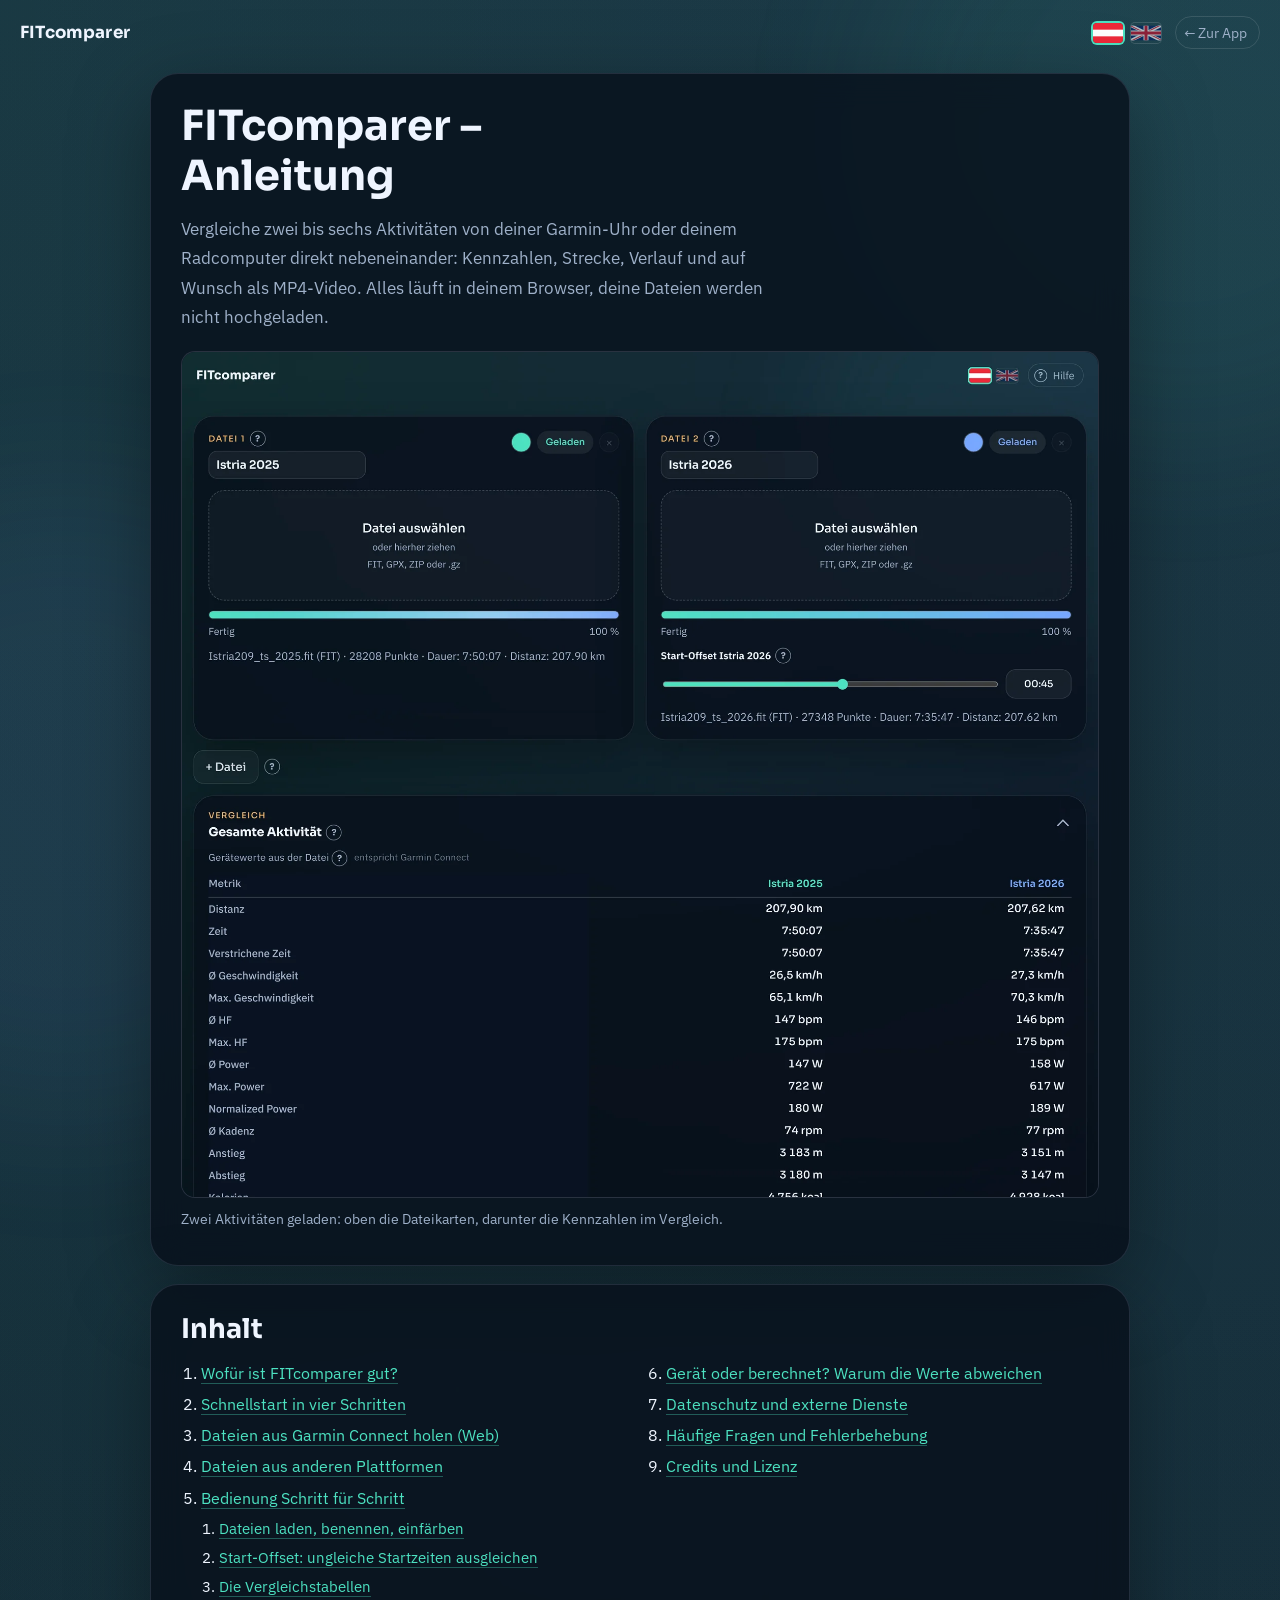
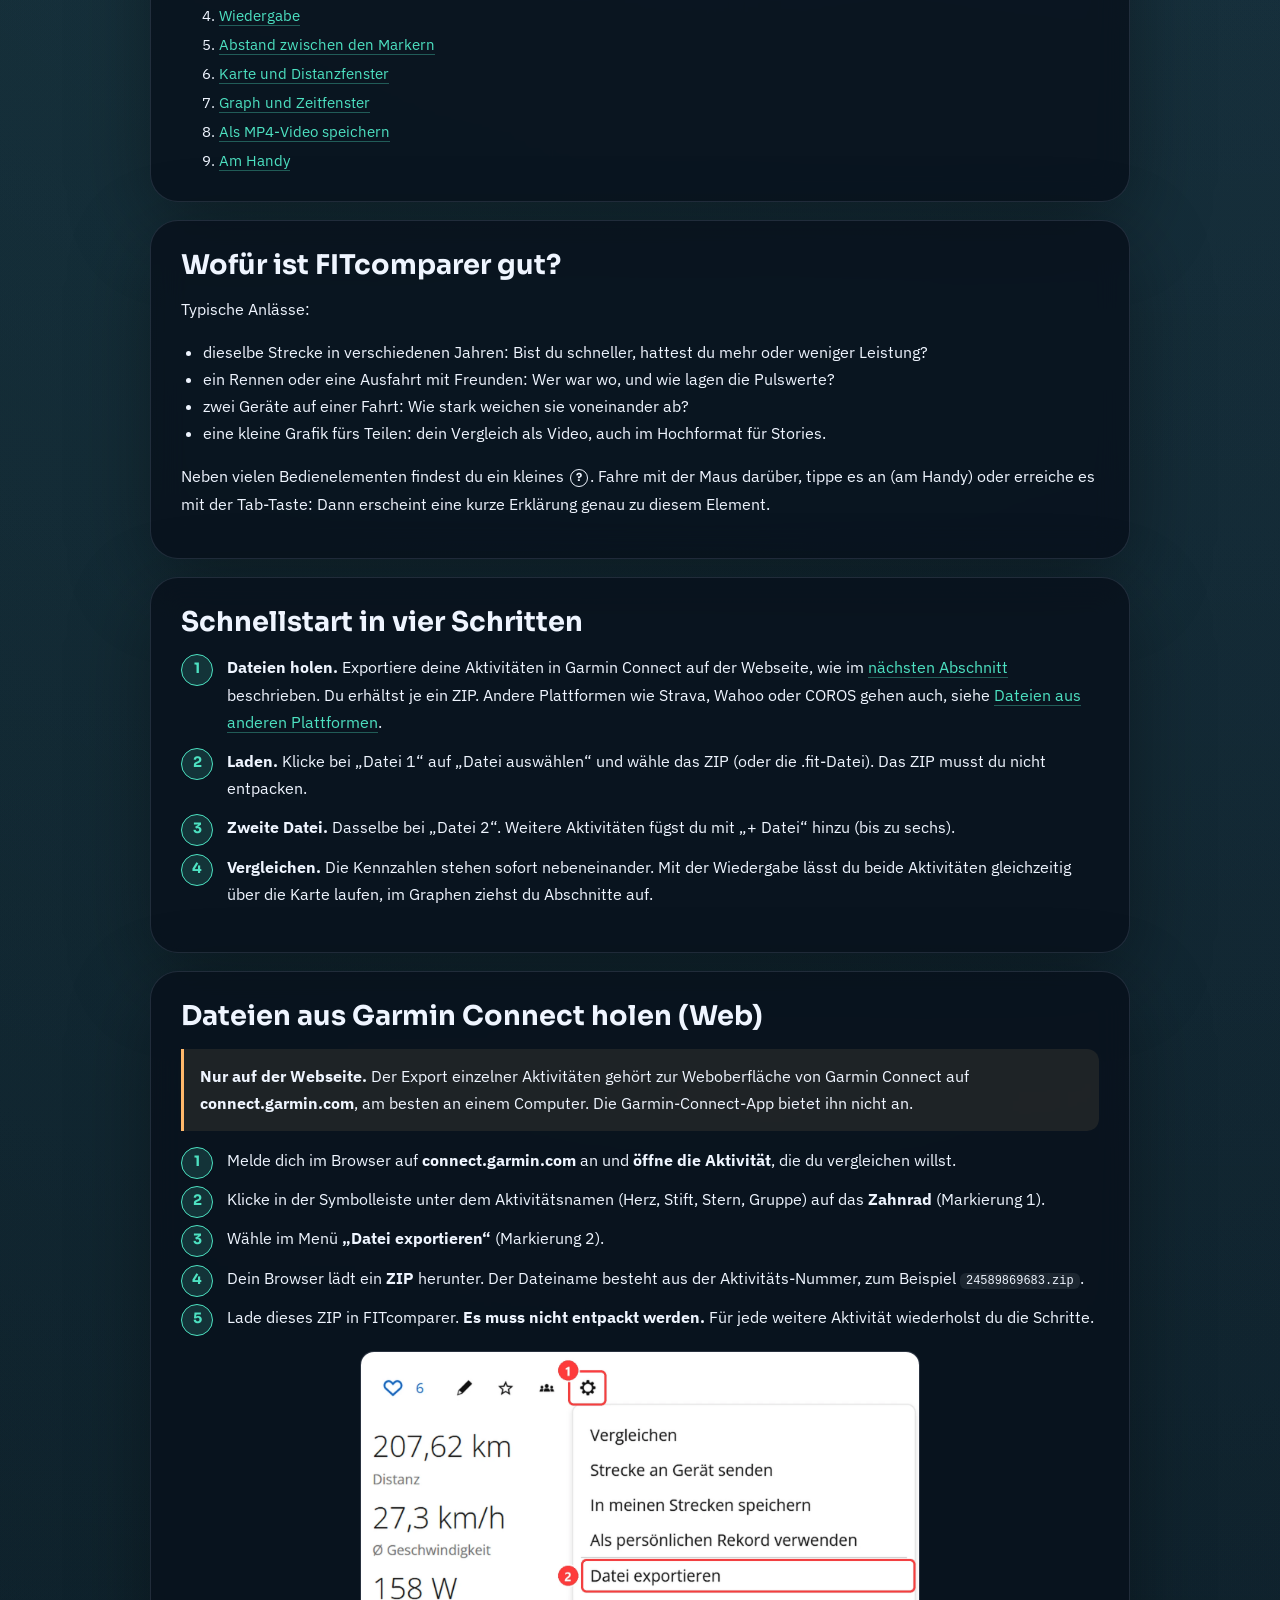
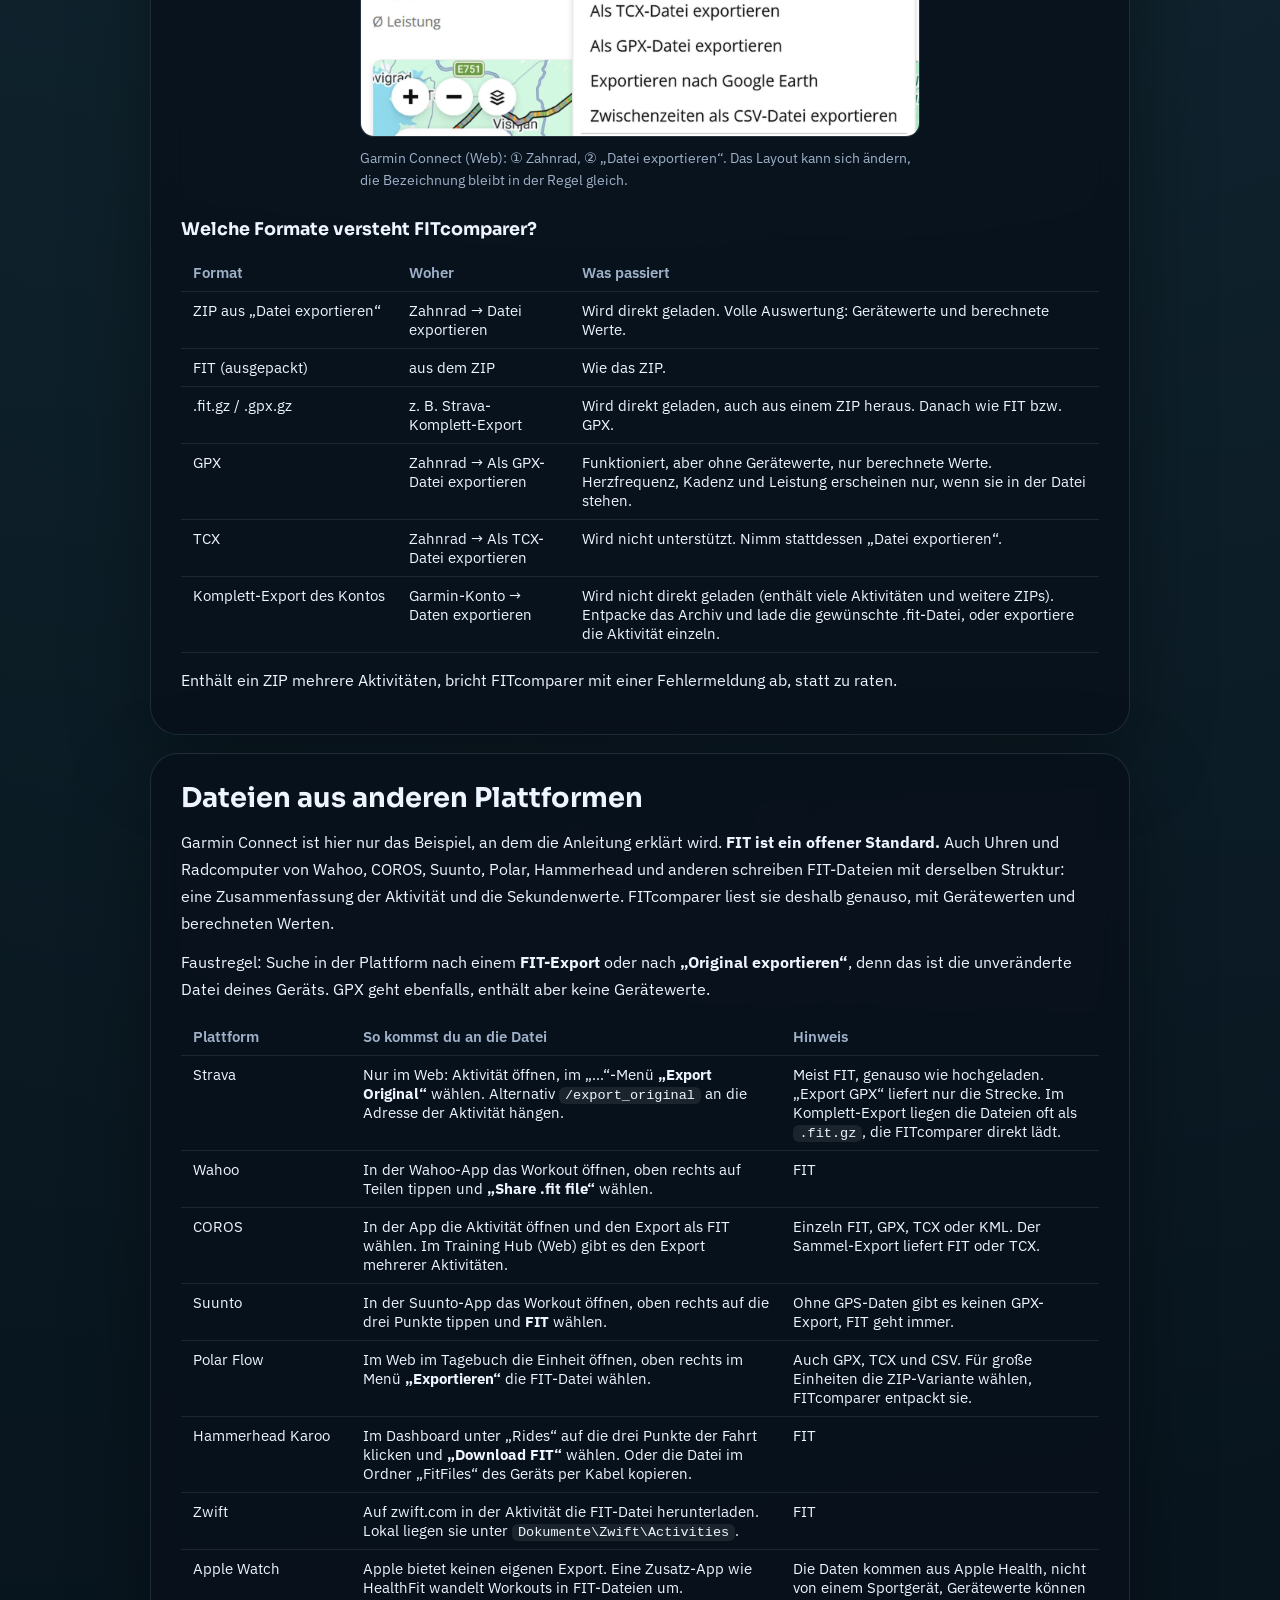
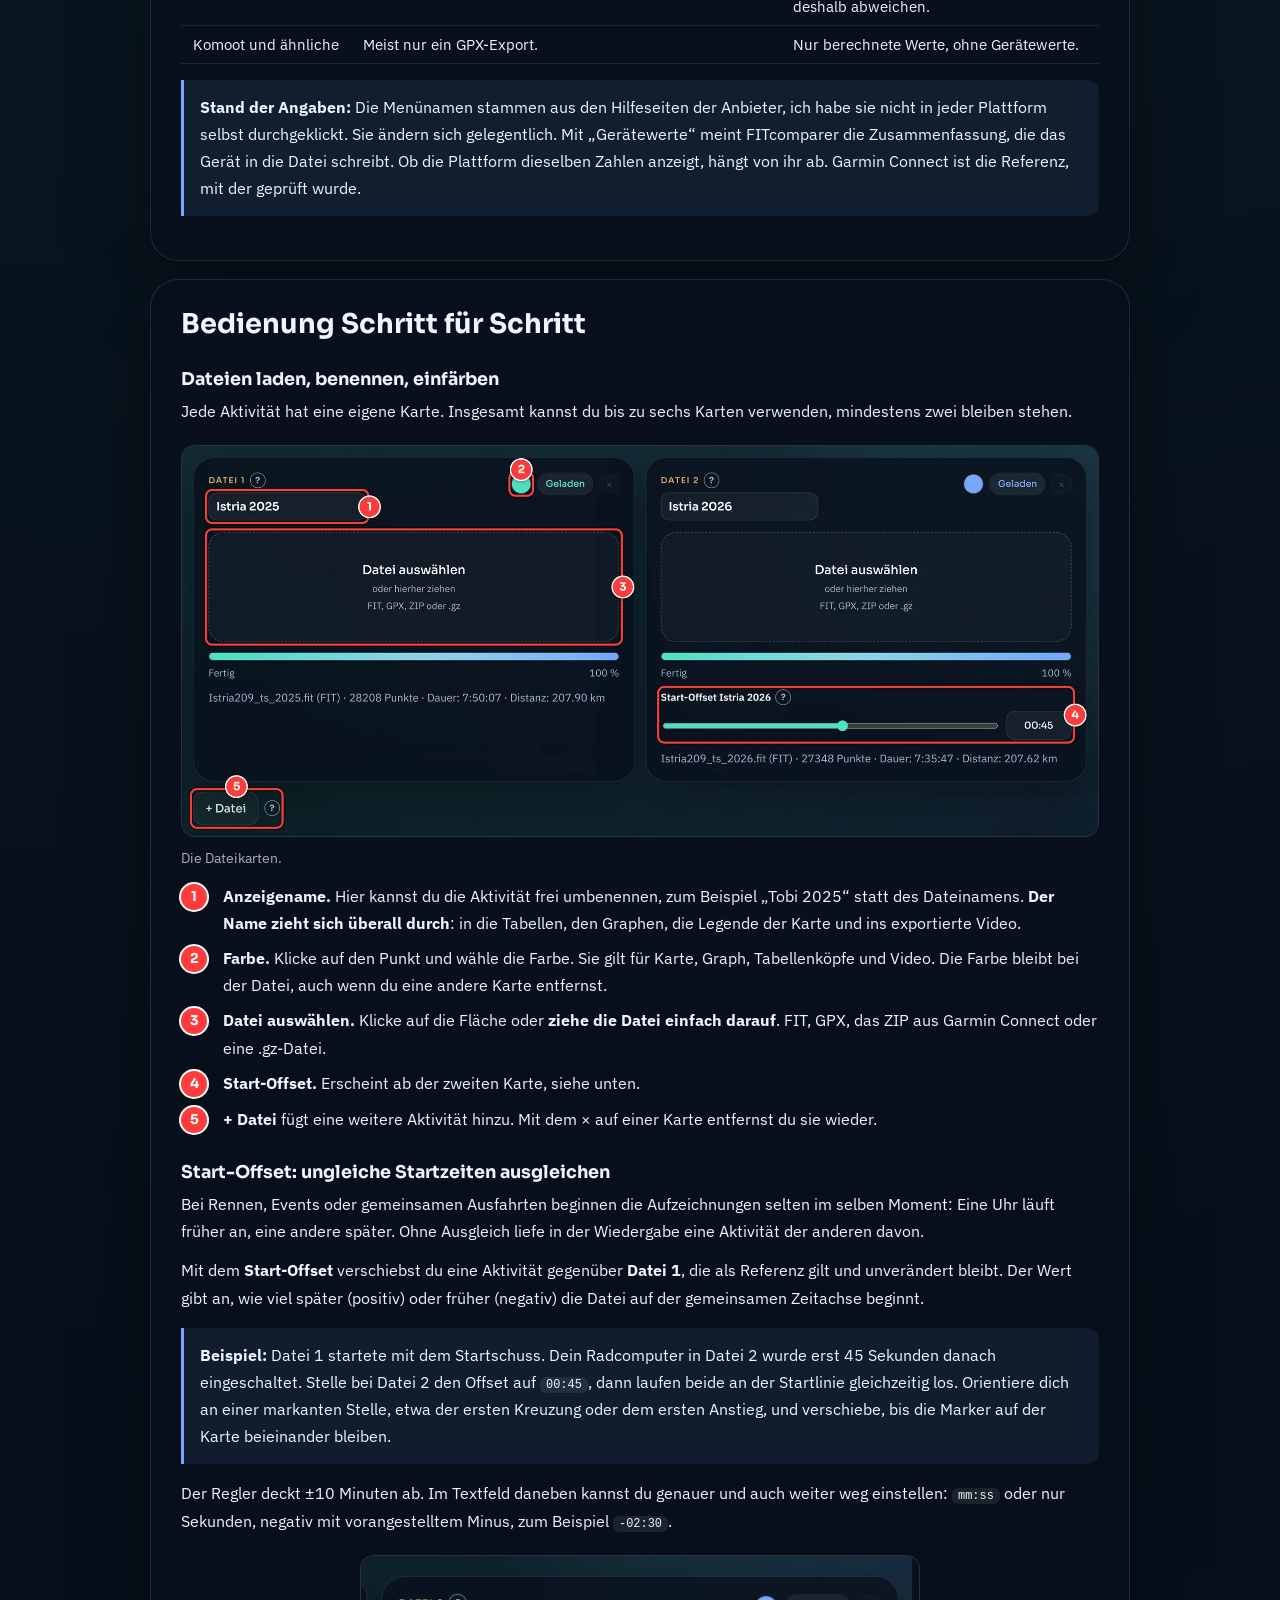
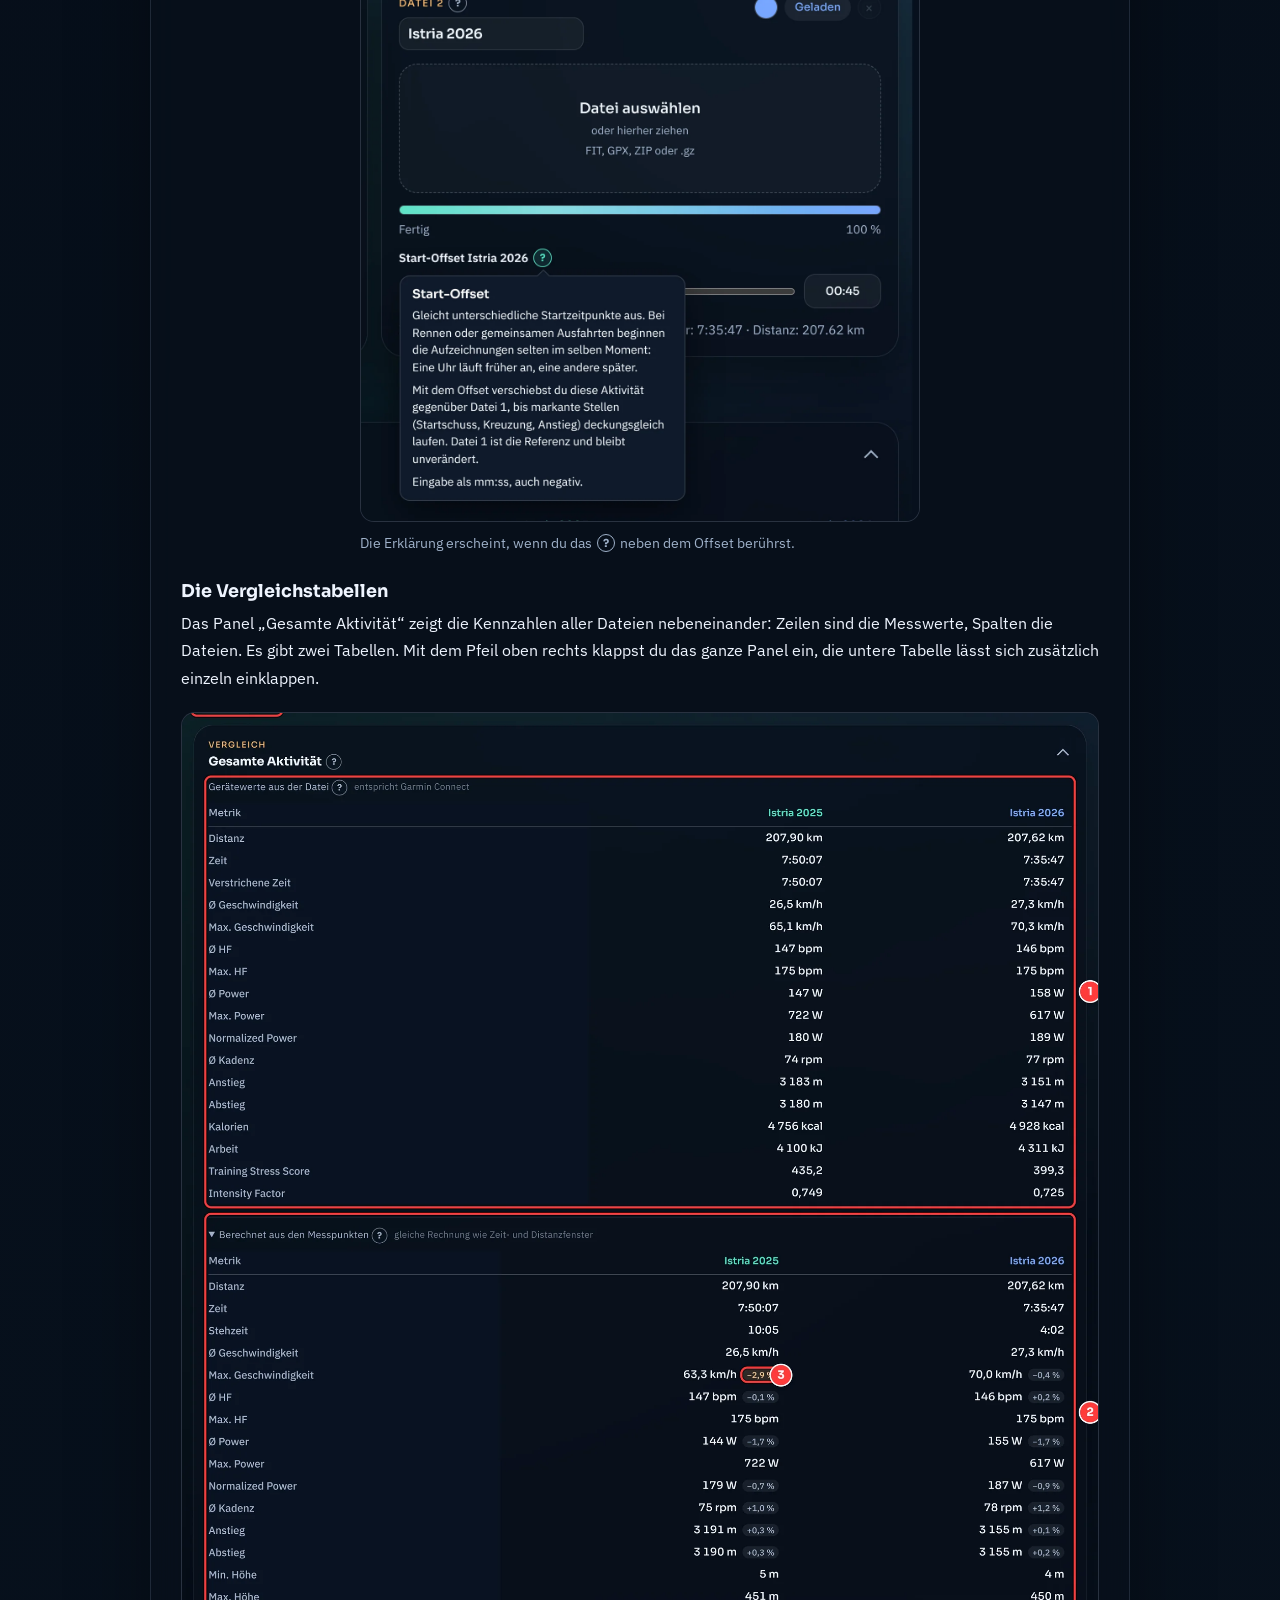
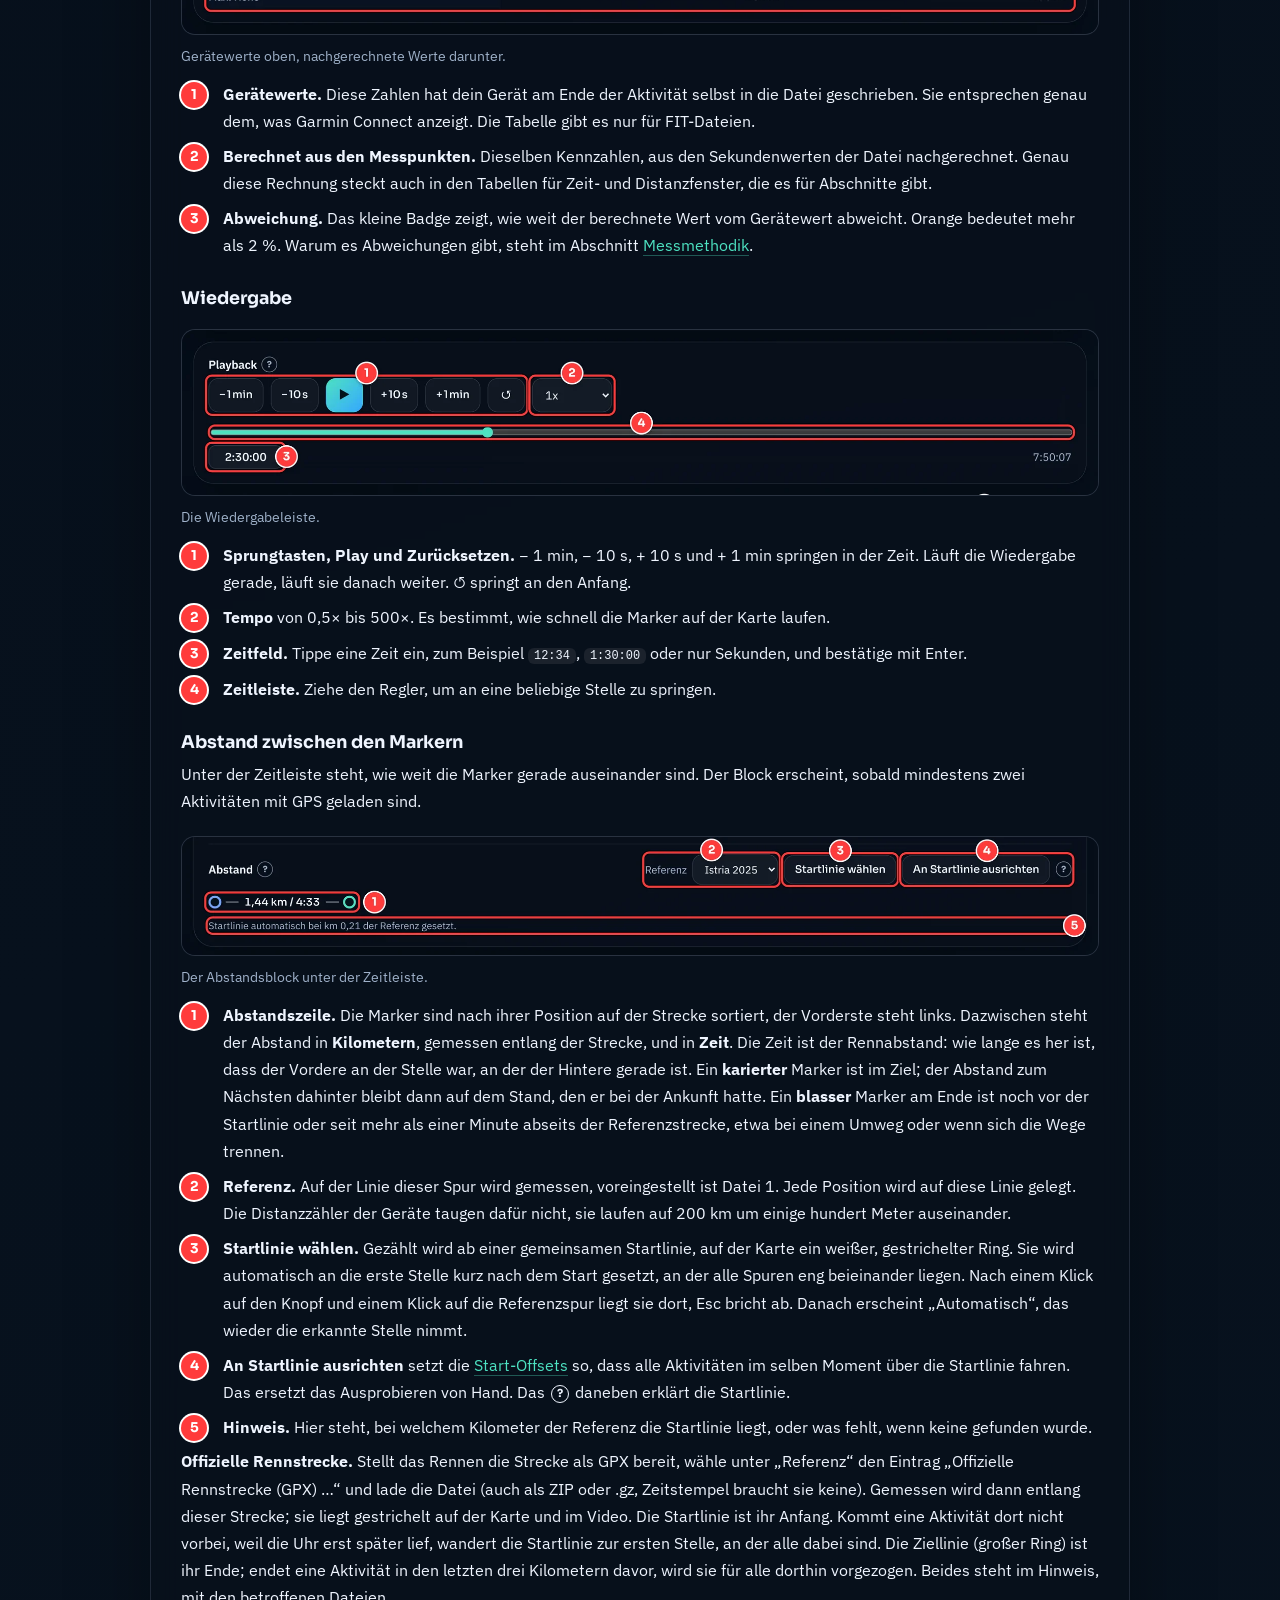
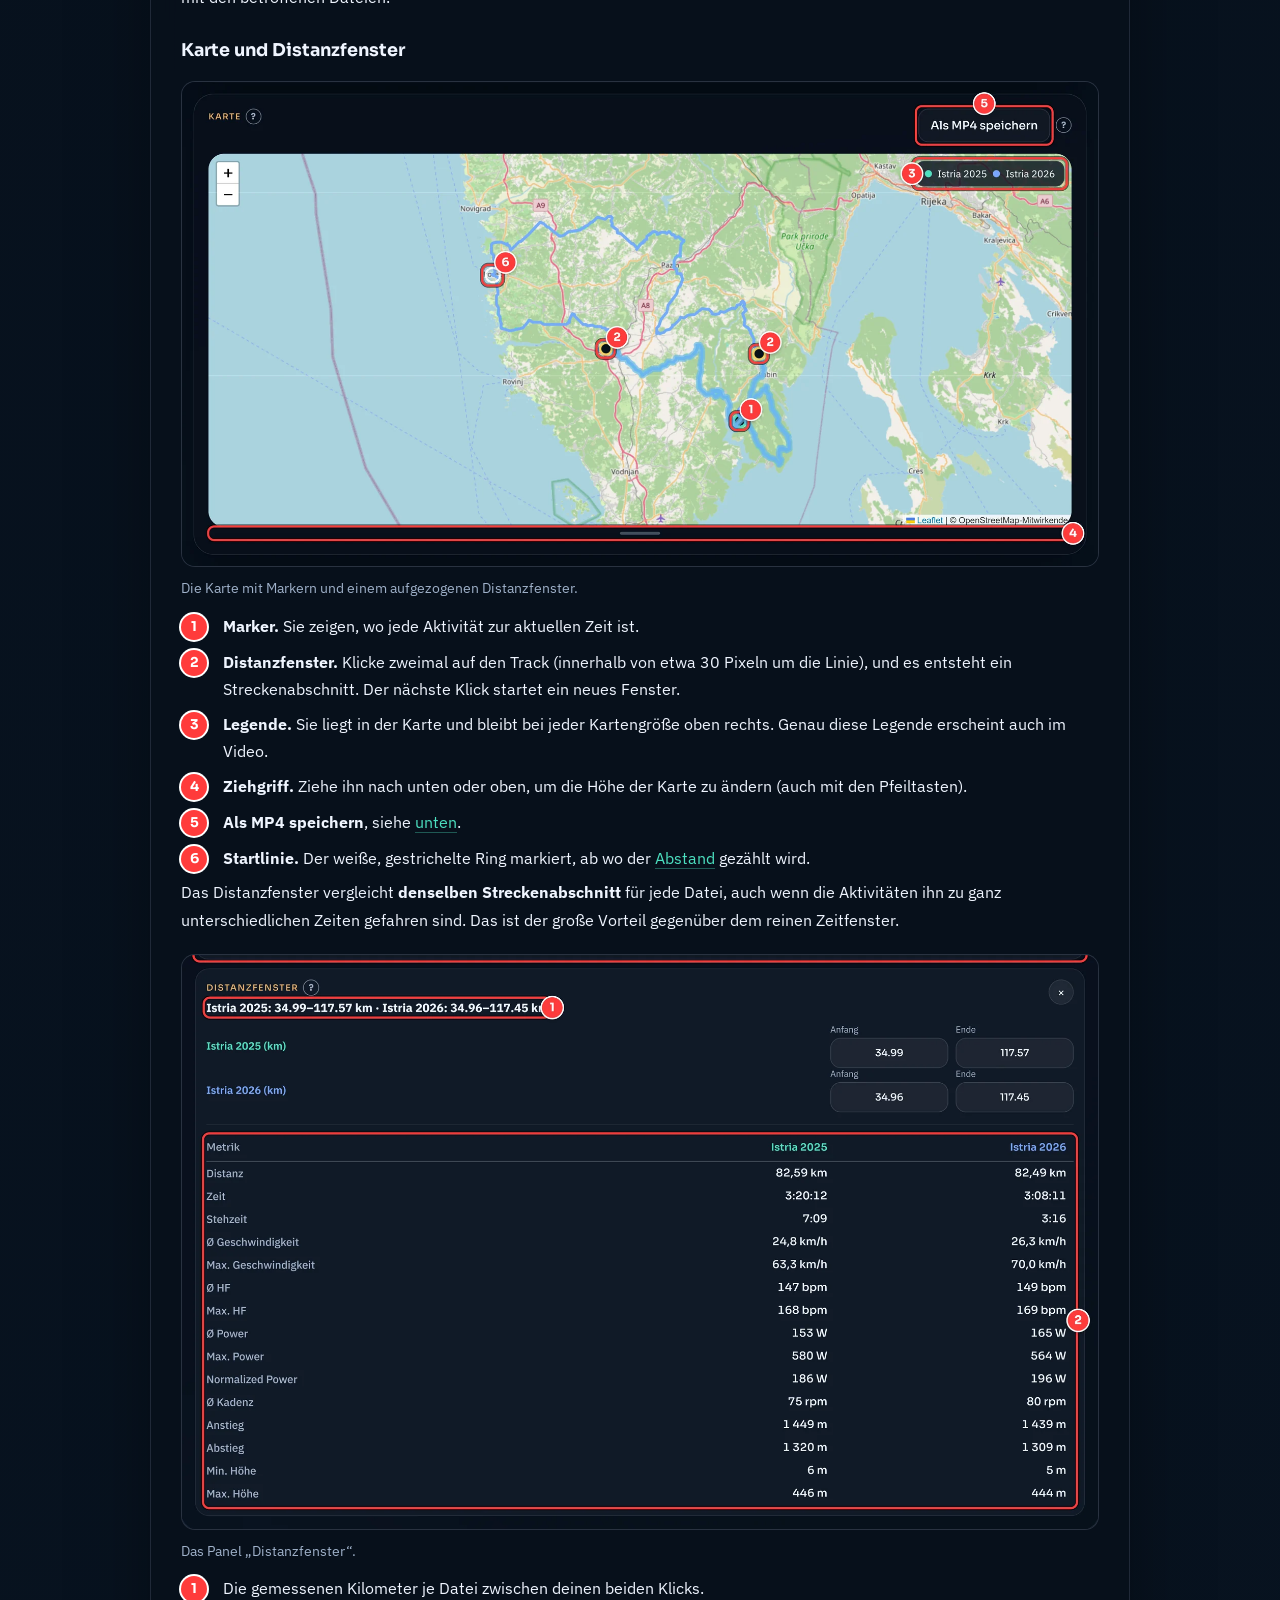
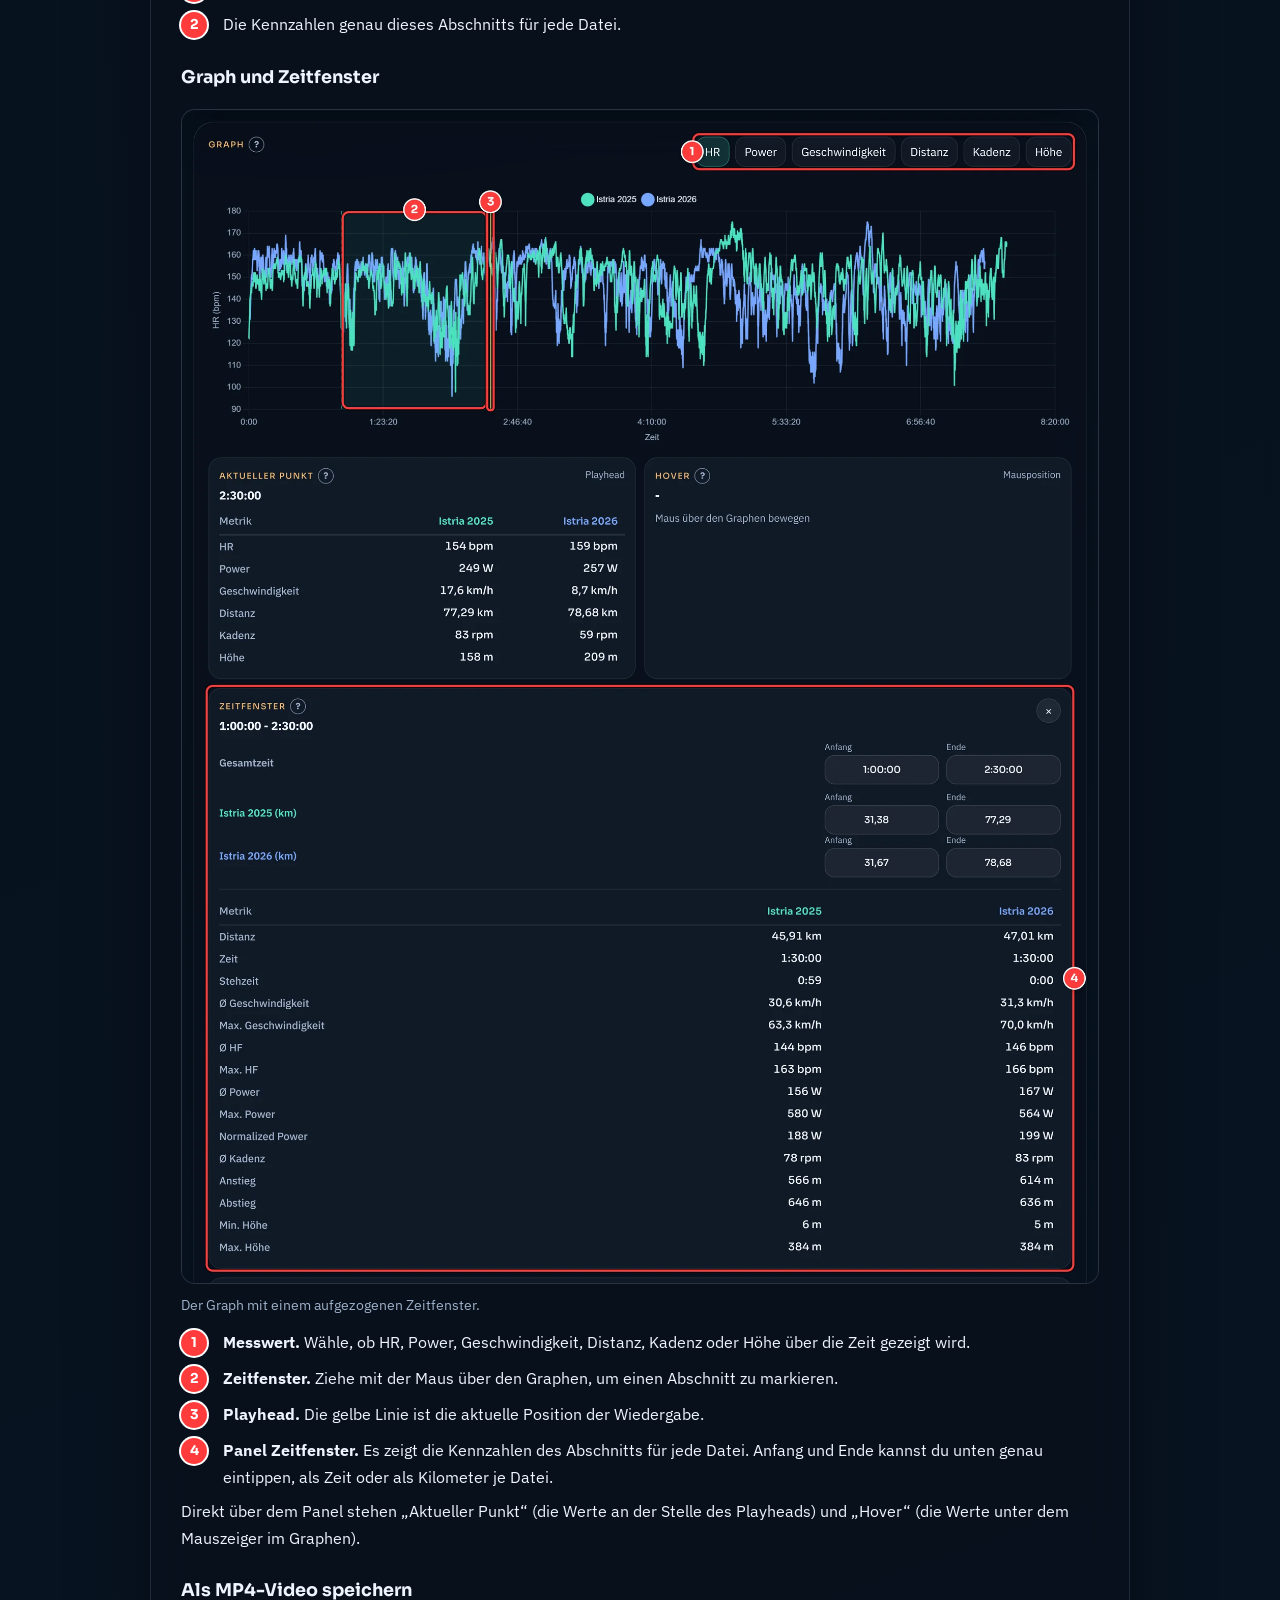
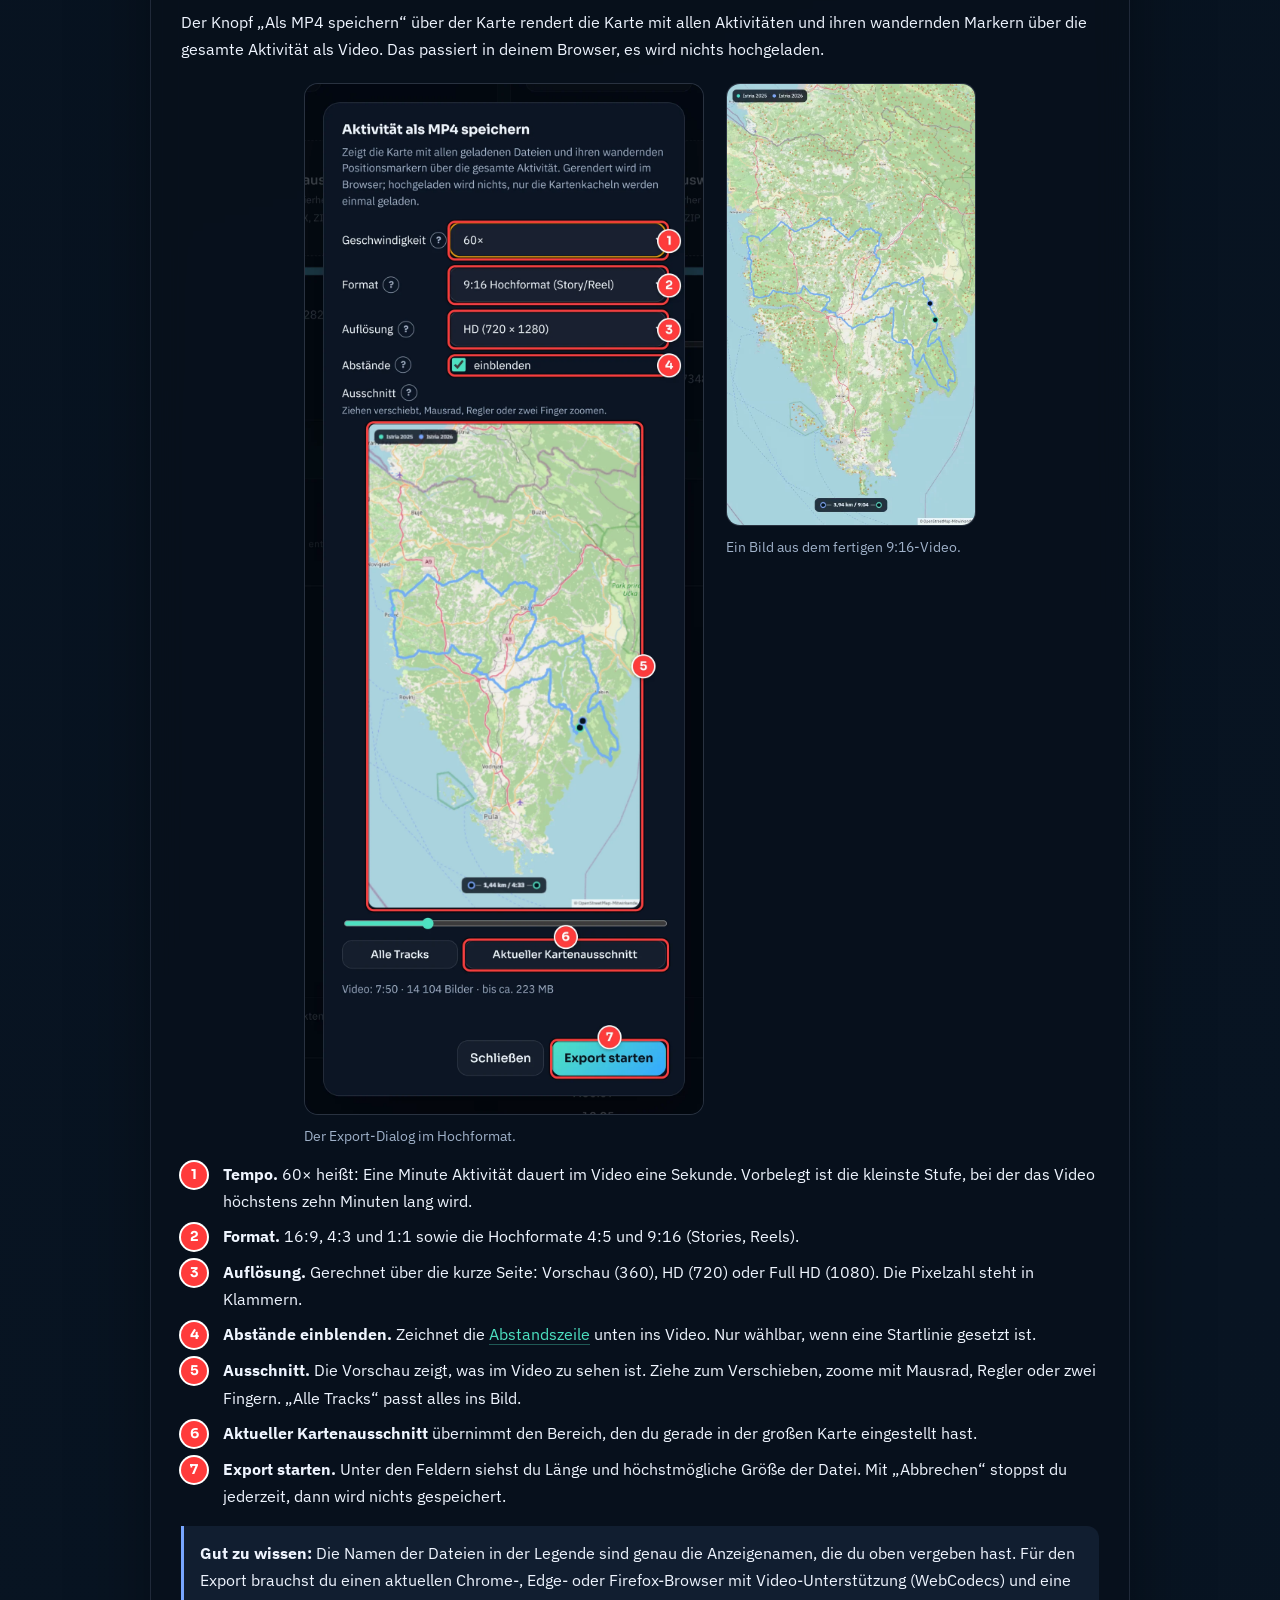
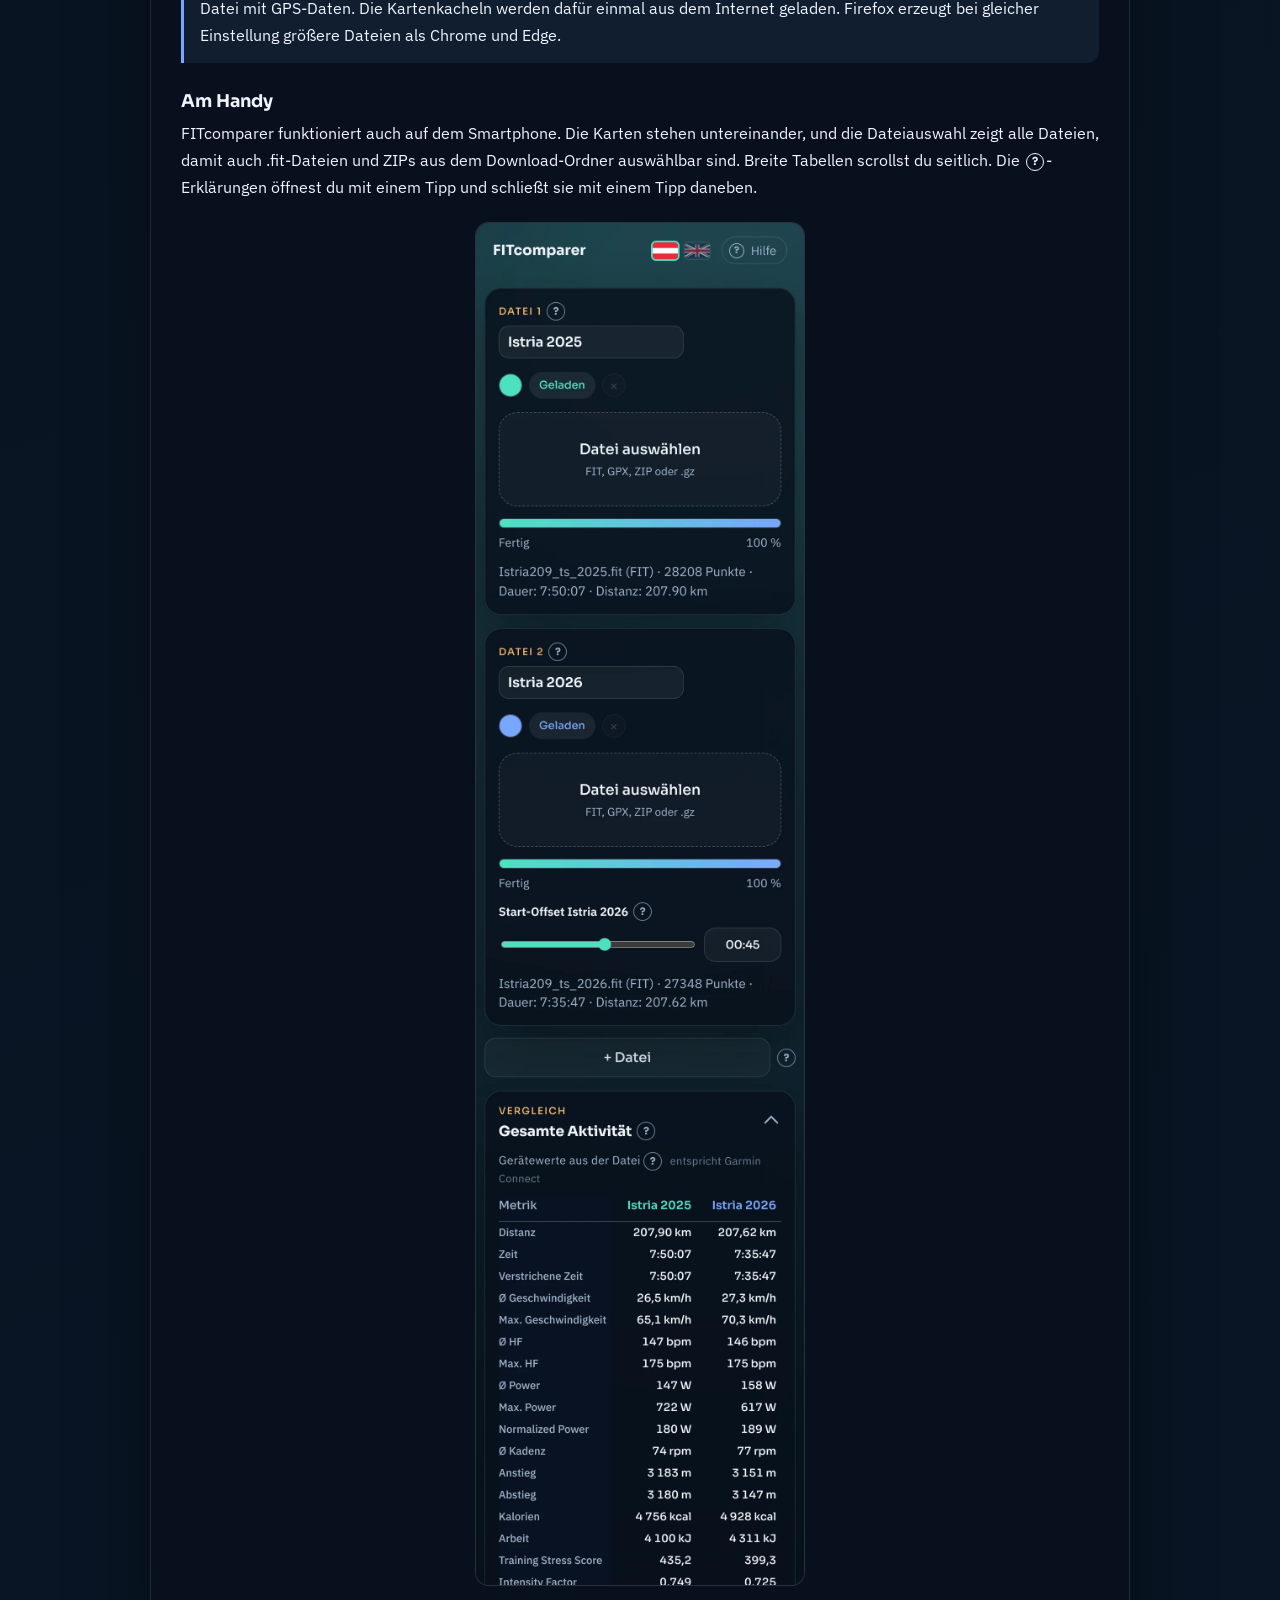
<file: help.html>
<!doctype html>
<!--
  FITcomparer
  Copyright (c) 2026 Tobias Scheipel
  SPDX-License-Identifier: MIT
  See the LICENSE file in the project root for the full license text.
-->
<html lang="de-AT">
<head>
  <meta charset="utf-8">
  <meta name="viewport" content="width=device-width, initial-scale=1">
  <!--lang:head-->
  <title>FITcomparer – Anleitung: Aktivitäten aus Garmin Connect exportieren und vergleichen</title>
  <meta name="description" content="Anleitung zu FITcomparer: So exportierst du Aktivitäten aus Garmin Connect (Web) oder von Strava, Wahoo und COROS als FIT-Datei, vergleichst sie nebeneinander und speicherst den Vergleich als MP4-Video.">
  <meta name="robots" content="index, follow, max-image-preview:large">
  <meta name="author" content="Tobias Scheipel">
  <link rel="canonical" href="https://fit.scheipel.com/help.html">
  <link rel="alternate" hreflang="de" href="https://fit.scheipel.com/help.html">
  <link rel="alternate" hreflang="en" href="https://fit.scheipel.com/en/help.html">
  <link rel="alternate" hreflang="x-default" href="https://fit.scheipel.com/help.html">
  <meta property="og:type" content="article">
  <meta property="og:site_name" content="FITcomparer">
  <meta property="og:locale" content="de_AT">
  <meta property="og:locale:alternate" content="en_GB">
  <meta property="og:title" content="FITcomparer – Anleitung: Aktivitäten aus Garmin Connect exportieren und vergleichen">
  <meta property="og:description" content="Anleitung zu FITcomparer: So exportierst du Aktivitäten aus Garmin Connect (Web) oder von Strava, Wahoo und COROS als FIT-Datei, vergleichst sie nebeneinander und speicherst den Vergleich als MP4-Video.">
  <meta property="og:url" content="https://fit.scheipel.com/help.html">
  <meta property="og:image" content="https://fit.scheipel.com/og-image.png">
  <meta property="og:image:width" content="1200">
  <meta property="og:image:height" content="630">
  <meta property="og:image:alt" content="FITcomparer mit zwei verglichenen Garmin-Aktivitäten">
  <meta name="twitter:card" content="summary_large_image">
  <meta name="twitter:title" content="FITcomparer – Anleitung: Aktivitäten aus Garmin Connect exportieren und vergleichen">
  <meta name="twitter:description" content="Anleitung zu FITcomparer: So exportierst du Aktivitäten aus Garmin Connect (Web) oder von Strava, Wahoo und COROS als FIT-Datei, vergleichst sie nebeneinander und speicherst den Vergleich als MP4-Video.">
  <meta name="twitter:image" content="https://fit.scheipel.com/og-image.png">
  <script type="application/ld+json">
{
  "@context": "https://schema.org",
  "@type": "HowTo",
  "name": "Aktivität aus Garmin Connect (Web) exportieren und in FITcomparer vergleichen",
  "description": "Anleitung zu FITcomparer: So exportierst du Aktivitäten aus Garmin Connect (Web) oder von Strava, Wahoo und COROS als FIT-Datei, vergleichst sie nebeneinander und speicherst den Vergleich als MP4-Video.",
  "inLanguage": "de",
  "image": "https://fit.scheipel.com/docs/img/garmin-export.webp",
  "step": [
    {
      "@type": "HowToStep",
      "name": "Garmin Connect öffnen",
      "text": "Melde dich im Browser auf connect.garmin.com an und öffne die Aktivität. Der Export ist nur in der Webversion möglich, nicht in der Garmin-Connect-App."
    },
    {
      "@type": "HowToStep",
      "name": "Zahnrad anklicken",
      "text": "Klicke in der Aktivität oben rechts auf das Zahnrad."
    },
    {
      "@type": "HowToStep",
      "name": "Datei exportieren",
      "text": "Wähle „Datei exportieren“. Es wird ein ZIP mit der FIT-Datei heruntergeladen, das du nicht entpacken musst."
    },
    {
      "@type": "HowToStep",
      "name": "ZIP in FITcomparer laden",
      "text": "Öffne fit.scheipel.com und wähle das ZIP bei „Datei auswählen“. Wiederhole das für die zweite Aktivität."
    },
    {
      "@type": "HowToStep",
      "name": "Vergleichen",
      "text": "Vergleiche Kennzahlen, Karte und Graph und speichere den Vergleich bei Bedarf als MP4-Video."
    }
  ]
}
  </script>
  <script src="./lang.js?v=17"></script>
  <!--/lang:head-->
  <link rel="preconnect" href="https://fonts.googleapis.com">
  <link rel="preconnect" href="https://fonts.gstatic.com" crossorigin>
  <link href="https://fonts.googleapis.com/css2?family=IBM+Plex+Sans:wght@400;500;600;700&family=Sora:wght@500;600;700;800&display=swap" rel="stylesheet">
  <link rel="icon" href="./favicon.svg?v=17" type="image/svg+xml">
  <link rel="icon" href="./favicon-32.png?v=17" sizes="32x32" type="image/png">
  <link rel="apple-touch-icon" href="./apple-touch-icon.png?v=17">
  <meta name="theme-color" content="#07111d">
  <link rel="stylesheet" href="./styles.css?v=17">
  <link rel="stylesheet" href="./help.css?v=17">
</head>
<body>
  <div class="backdrop backdrop-a"></div>
  <div class="backdrop backdrop-b"></div>

  <header class="topbar">
    <a class="brand" href="./">FITcomparer</a>
    <div class="topbar-right">
      <!--lang:switch-->
      <nav class="lang-switch" aria-label="Sprache">
      <a class="lang-link is-active" href="./help.html" hreflang="de" lang="de" title="Deutsch" aria-label="Deutsch" aria-current="true"><svg viewBox="0 0 3 2" aria-hidden="true" focusable="false"><rect width="3" height="2" fill="#ed2939"/><rect y="0.667" width="3" height="0.667" fill="#fff"/></svg></a>
      <a class="lang-link" href="./en/help.html" hreflang="en" lang="en" title="English" aria-label="English"><svg viewBox="0 0 60 30" aria-hidden="true" focusable="false"><clipPath id="gbA"><path d="M0,0v30h60v-30z"/></clipPath><clipPath id="gbB"><path d="M30,15h30v15zv15h-30zh-30v-15zv-15h30z"/></clipPath><g clip-path="url(#gbA)"><path d="M0,0v30h60v-30z" fill="#012169"/><path d="M0,0L60,30M60,0L0,30" stroke="#fff" stroke-width="6"/><path d="M0,0L60,30M60,0L0,30" clip-path="url(#gbB)" stroke="#c8102e" stroke-width="4"/><path d="M30,0v30M0,15h60" stroke="#fff" stroke-width="10"/><path d="M30,0v30M0,15h60" stroke="#c8102e" stroke-width="6"/></g></svg></a>
      </nav>
      <!--/lang:switch-->
      <a class="topbar-help" href="./">← Zur App</a>
    </div>
  </header>

  <main class="help-page">

    <section class="doc" id="top">
      <h1>FITcomparer – Anleitung</h1>
      <p class="lead">Vergleiche zwei bis sechs Aktivitäten von deiner Garmin-Uhr oder deinem Radcomputer direkt nebeneinander: Kennzahlen, Strecke, Verlauf und auf Wunsch als MP4-Video. Alles läuft in deinem Browser, deine Dateien werden nicht hochgeladen.</p>
      <figure class="shot">
        <img src="./docs/img/hero.webp" width="1800" height="1659" alt="FITcomparer mit zwei geladenen Aktivitäten und dem Vergleich der Gerätewerte">
        <figcaption>Zwei Aktivitäten geladen: oben die Dateikarten, darunter die Kennzahlen im Vergleich.</figcaption>
      </figure>
    </section>

    <nav class="doc toc" aria-label="Inhalt">
      <h2>Inhalt</h2>
      <ol>
        <li><a href="#was-ist-das">Wofür ist FITcomparer gut?</a></li>
        <li><a href="#schnellstart">Schnellstart in vier Schritten</a></li>
        <li><a href="#garmin-export">Dateien aus Garmin Connect holen (Web)</a></li>
        <li><a href="#andere-plattformen">Dateien aus anderen Plattformen</a></li>
        <li><a href="#bedienung">Bedienung Schritt für Schritt</a>
          <ol>
            <li><a href="#dateien">Dateien laden, benennen, einfärben</a></li>
            <li><a href="#offset">Start-Offset: ungleiche Startzeiten ausgleichen</a></li>
            <li><a href="#tabellen">Die Vergleichstabellen</a></li>
            <li><a href="#playback">Wiedergabe</a></li>
            <li><a href="#abstand">Abstand zwischen den Markern</a></li>
            <li><a href="#karte">Karte und Distanzfenster</a></li>
            <li><a href="#graph">Graph und Zeitfenster</a></li>
            <li><a href="#video">Als MP4-Video speichern</a></li>
            <li><a href="#mobil">Am Handy</a></li>
          </ol>
        </li>
        <li><a href="#messmethodik">Gerät oder berechnet? Warum die Werte abweichen</a></li>
        <li><a href="#datenschutz">Datenschutz und externe Dienste</a></li>
        <li><a href="#faq">Häufige Fragen und Fehlerbehebung</a></li>
        <li><a href="#credits">Credits und Lizenz</a></li>
      </ol>
    </nav>

    <section class="doc" id="was-ist-das">
      <h2>Wofür ist FITcomparer gut?</h2>
      <p>Typische Anlässe:</p>
      <ul>
        <li>dieselbe Strecke in verschiedenen Jahren: Bist du schneller, hattest du mehr oder weniger Leistung?</li>
        <li>ein Rennen oder eine Ausfahrt mit Freunden: Wer war wo, und wie lagen die Pulswerte?</li>
        <li>zwei Geräte auf einer Fahrt: Wie stark weichen sie voneinander ab?</li>
        <li>eine kleine Grafik fürs Teilen: dein Vergleich als Video, auch im Hochformat für Stories.</li>
      </ul>
      <p>Neben vielen Bedienelementen findest du ein kleines <span class="help-glyph-inline" aria-hidden="true">?</span>. Fahre mit der Maus darüber, tippe es an (am Handy) oder erreiche es mit der Tab-Taste: Dann erscheint eine kurze Erklärung genau zu diesem Element.</p>
    </section>

    <section class="doc" id="schnellstart">
      <h2>Schnellstart in vier Schritten</h2>
      <ol class="steps">
        <li><strong>Dateien holen.</strong> Exportiere deine Aktivitäten in Garmin Connect auf der Webseite, wie im <a href="#garmin-export">nächsten Abschnitt</a> beschrieben. Du erhältst je ein ZIP. Andere Plattformen wie Strava, Wahoo oder COROS gehen auch, siehe <a href="#andere-plattformen">Dateien aus anderen Plattformen</a>.</li>
        <li><strong>Laden.</strong> Klicke bei „Datei 1“ auf „Datei auswählen“ und wähle das ZIP (oder die .fit-Datei). Das ZIP musst du nicht entpacken.</li>
        <li><strong>Zweite Datei.</strong> Dasselbe bei „Datei 2“. Weitere Aktivitäten fügst du mit „+ Datei“ hinzu (bis zu sechs).</li>
        <li><strong>Vergleichen.</strong> Die Kennzahlen stehen sofort nebeneinander. Mit der Wiedergabe lässt du beide Aktivitäten gleichzeitig über die Karte laufen, im Graphen ziehst du Abschnitte auf.</li>
      </ol>
    </section>

    <section class="doc" id="garmin-export">
      <h2>Dateien aus Garmin Connect holen (Web)</h2>
      <div class="note warn">
        <p><strong>Nur auf der Webseite.</strong> Der Export einzelner Aktivitäten gehört zur Weboberfläche von Garmin Connect auf <strong>connect.garmin.com</strong>, am besten an einem Computer. Die Garmin-Connect-App bietet ihn nicht an.</p>
      </div>
      <ol class="steps">
        <li>Melde dich im Browser auf <strong>connect.garmin.com</strong> an und <strong>öffne die Aktivität</strong>, die du vergleichen willst.</li>
        <li>Klicke in der Symbolleiste unter dem Aktivitätsnamen (Herz, Stift, Stern, Gruppe) auf das <strong>Zahnrad</strong> (Markierung 1).</li>
        <li>Wähle im Menü <strong>„Datei exportieren“</strong> (Markierung 2).</li>
        <li>Dein Browser lädt ein <strong>ZIP</strong> herunter. Der Dateiname besteht aus der Aktivitäts-Nummer, zum Beispiel <code>24589869683.zip</code>.</li>
        <li>Lade dieses ZIP in FITcomparer. <strong>Es muss nicht entpackt werden.</strong> Für jede weitere Aktivität wiederholst du die Schritte.</li>
      </ol>
      <figure class="shot shot-medium">
        <img src="./docs/img/garmin-export.webp" width="1466" height="1010" loading="lazy" alt="Garmin Connect: Aktivität mit geöffnetem Zahnrad-Menü, markiert sind das Zahnrad und der Eintrag Datei exportieren">
        <figcaption>Garmin Connect (Web): ① Zahnrad, ② „Datei exportieren“. Das Layout kann sich ändern, die Bezeichnung bleibt in der Regel gleich.</figcaption>
      </figure>

      <h3>Welche Formate versteht FITcomparer?</h3>
      <div class="table-wrap">
        <table>
          <thead>
            <tr><th>Format</th><th>Woher</th><th>Was passiert</th></tr>
          </thead>
          <tbody>
            <tr><td>ZIP aus „Datei exportieren“</td><td>Zahnrad → Datei exportieren</td><td>Wird direkt geladen. Volle Auswertung: Gerätewerte und berechnete Werte.</td></tr>
            <tr><td>FIT (ausgepackt)</td><td>aus dem ZIP</td><td>Wie das ZIP.</td></tr>
            <tr><td>.fit.gz / .gpx.gz</td><td>z. B. Strava-Komplett-Export</td><td>Wird direkt geladen, auch aus einem ZIP heraus. Danach wie FIT bzw. GPX.</td></tr>
            <tr><td>GPX</td><td>Zahnrad → Als GPX-Datei exportieren</td><td>Funktioniert, aber ohne Gerätewerte, nur berechnete Werte. Herzfrequenz, Kadenz und Leistung erscheinen nur, wenn sie in der Datei stehen.</td></tr>
            <tr><td>TCX</td><td>Zahnrad → Als TCX-Datei exportieren</td><td>Wird nicht unterstützt. Nimm stattdessen „Datei exportieren“.</td></tr>
            <tr><td>Komplett-Export des Kontos</td><td>Garmin-Konto → Daten exportieren</td><td>Wird nicht direkt geladen (enthält viele Aktivitäten und weitere ZIPs). Entpacke das Archiv und lade die gewünschte .fit-Datei, oder exportiere die Aktivität einzeln.</td></tr>
          </tbody>
        </table>
      </div>
      <p>Enthält ein ZIP mehrere Aktivitäten, bricht FITcomparer mit einer Fehlermeldung ab, statt zu raten.</p>
    </section>

    <section class="doc" id="andere-plattformen">
      <h2>Dateien aus anderen Plattformen</h2>
      <p>Garmin Connect ist hier nur das Beispiel, an dem die Anleitung erklärt wird. <strong>FIT ist ein offener Standard.</strong> Auch Uhren und Radcomputer von Wahoo, COROS, Suunto, Polar, Hammerhead und anderen schreiben FIT-Dateien mit derselben Struktur: eine Zusammenfassung der Aktivität und die Sekundenwerte. FITcomparer liest sie deshalb genauso, mit Gerätewerten und berechneten Werten.</p>
      <p>Faustregel: Suche in der Plattform nach einem <strong>FIT-Export</strong> oder nach <strong>„Original exportieren“</strong>, denn das ist die unveränderte Datei deines Geräts. GPX geht ebenfalls, enthält aber keine Gerätewerte.</p>
      <div class="table-wrap">
        <table>
          <thead>
            <tr><th>Plattform</th><th>So kommst du an die Datei</th><th>Hinweis</th></tr>
          </thead>
          <tbody>
            <tr><td>Strava</td><td>Nur im Web: Aktivität öffnen, im „…“-Menü <strong>„Export Original“</strong> wählen. Alternativ <code>/export_original</code> an die Adresse der Aktivität hängen.</td><td>Meist FIT, genauso wie hochgeladen. „Export GPX“ liefert nur die Strecke. Im Komplett-Export liegen die Dateien oft als <code>.fit.gz</code>, die FITcomparer direkt lädt.</td></tr>
            <tr><td>Wahoo</td><td>In der Wahoo-App das Workout öffnen, oben rechts auf Teilen tippen und <strong>„Share .fit file“</strong> wählen.</td><td>FIT</td></tr>
            <tr><td>COROS</td><td>In der App die Aktivität öffnen und den Export als FIT wählen. Im Training Hub (Web) gibt es den Export mehrerer Aktivitäten.</td><td>Einzeln FIT, GPX, TCX oder KML. Der Sammel-Export liefert FIT oder TCX.</td></tr>
            <tr><td>Suunto</td><td>In der Suunto-App das Workout öffnen, oben rechts auf die drei Punkte tippen und <strong>FIT</strong> wählen.</td><td>Ohne GPS-Daten gibt es keinen GPX-Export, FIT geht immer.</td></tr>
            <tr><td>Polar Flow</td><td>Im Web im Tagebuch die Einheit öffnen, oben rechts im Menü <strong>„Exportieren“</strong> die FIT-Datei wählen.</td><td>Auch GPX, TCX und CSV. Für große Einheiten die ZIP-Variante wählen, FITcomparer entpackt sie.</td></tr>
            <tr><td>Hammerhead Karoo</td><td>Im Dashboard unter „Rides“ auf die drei Punkte der Fahrt klicken und <strong>„Download FIT“</strong> wählen. Oder die Datei im Ordner „FitFiles“ des Geräts per Kabel kopieren.</td><td>FIT</td></tr>
            <tr><td>Zwift</td><td>Auf zwift.com in der Aktivität die FIT-Datei herunterladen. Lokal liegen sie unter <code>Dokumente\Zwift\Activities</code>.</td><td>FIT</td></tr>
            <tr><td>Apple Watch</td><td>Apple bietet keinen eigenen Export. Eine Zusatz-App wie HealthFit wandelt Workouts in FIT-Dateien um.</td><td>Die Daten kommen aus Apple Health, nicht von einem Sportgerät, Gerätewerte können deshalb abweichen.</td></tr>
            <tr><td>Komoot und ähnliche</td><td>Meist nur ein GPX-Export.</td><td>Nur berechnete Werte, ohne Gerätewerte.</td></tr>
          </tbody>
        </table>
      </div>
      <div class="note">
        <p><strong>Stand der Angaben:</strong> Die Menünamen stammen aus den Hilfeseiten der Anbieter, ich habe sie nicht in jeder Plattform selbst durchgeklickt. Sie ändern sich gelegentlich. Mit „Gerätewerte“ meint FITcomparer die Zusammenfassung, die das Gerät in die Datei schreibt. Ob die Plattform dieselben Zahlen anzeigt, hängt von ihr ab. Garmin Connect ist die Referenz, mit der geprüft wurde.</p>
      </div>
    </section>

    <section class="doc" id="bedienung">
      <h2>Bedienung Schritt für Schritt</h2>

      <h3 id="dateien">Dateien laden, benennen, einfärben</h3>
      <p>Jede Aktivität hat eine eigene Karte. Insgesamt kannst du bis zu sechs Karten verwenden, mindestens zwei bleiben stehen.</p>
      <figure class="shot">
        <img src="./docs/img/files.webp" width="1800" height="766" loading="lazy" alt="Zwei Dateikarten mit Anzeigename, Farbpunkt, Dateiauswahl und Start-Offset, markiert mit den Nummern 1 bis 5">
        <figcaption>Die Dateikarten.</figcaption>
      </figure>
      <ol class="callouts">
        <li><strong>Anzeigename.</strong> Hier kannst du die Aktivität frei umbenennen, zum Beispiel „Tobi 2025“ statt des Dateinamens. <strong>Der Name zieht sich überall durch</strong>: in die Tabellen, den Graphen, die Legende der Karte und ins exportierte Video.</li>
        <li><strong>Farbe.</strong> Klicke auf den Punkt und wähle die Farbe. Sie gilt für Karte, Graph, Tabellenköpfe und Video. Die Farbe bleibt bei der Datei, auch wenn du eine andere Karte entfernst.</li>
        <li><strong>Datei auswählen.</strong> Klicke auf die Fläche oder <strong>ziehe die Datei einfach darauf</strong>. FIT, GPX, das ZIP aus Garmin Connect oder eine .gz-Datei.</li>
        <li><strong>Start-Offset.</strong> Erscheint ab der zweiten Karte, siehe unten.</li>
        <li><strong>+ Datei</strong> fügt eine weitere Aktivität hinzu. Mit dem × auf einer Karte entfernst du sie wieder.</li>
      </ol>

      <h3 id="offset">Start-Offset: ungleiche Startzeiten ausgleichen</h3>
      <p>Bei Rennen, Events oder gemeinsamen Ausfahrten beginnen die Aufzeichnungen selten im selben Moment: Eine Uhr läuft früher an, eine andere später. Ohne Ausgleich liefe in der Wiedergabe eine Aktivität der anderen davon.</p>
      <p>Mit dem <strong>Start-Offset</strong> verschiebst du eine Aktivität gegenüber <strong>Datei 1</strong>, die als Referenz gilt und unverändert bleibt. Der Wert gibt an, wie viel später (positiv) oder früher (negativ) die Datei auf der gemeinsamen Zeitachse beginnt.</p>
      <div class="note">
        <p><strong>Beispiel:</strong> Datei 1 startete mit dem Startschuss. Dein Radcomputer in Datei 2 wurde erst 45 Sekunden danach eingeschaltet. Stelle bei Datei 2 den Offset auf <code>00:45</code>, dann laufen beide an der Startlinie gleichzeitig los. Orientiere dich an einer markanten Stelle, etwa der ersten Kreuzung oder dem ersten Anstieg, und verschiebe, bis die Marker auf der Karte beieinander bleiben.</p>
      </div>
      <p>Der Regler deckt ±10 Minuten ab. Im Textfeld daneben kannst du genauer und auch weiter weg einstellen: <code>mm:ss</code> oder nur Sekunden, negativ mit vorangestelltem Minus, zum Beispiel <code>-02:30</code>.</p>
      <figure class="shot shot-medium">
        <img src="./docs/img/tooltip-offset.webp" width="1328" height="1344" loading="lazy" alt="Tooltip zum Start-Offset an einer Dateikarte">
        <figcaption>Die Erklärung erscheint, wenn du das <span class="help-glyph-inline" aria-hidden="true">?</span> neben dem Offset berührst.</figcaption>
      </figure>

      <h3 id="tabellen">Die Vergleichstabellen</h3>
      <p>Das Panel „Gesamte Aktivität“ zeigt die Kennzahlen aller Dateien nebeneinander: Zeilen sind die Messwerte, Spalten die Dateien. Es gibt zwei Tabellen. Mit dem Pfeil oben rechts klappst du das ganze Panel ein, die untere Tabelle lässt sich zusätzlich einzeln einklappen.</p>
      <figure class="shot">
        <img src="./docs/img/tables.webp" width="1800" height="1810" loading="lazy" alt="Gerätewerte und berechnete Werte im Vergleich, mit Abweichungs-Badges">
        <figcaption>Gerätewerte oben, nachgerechnete Werte darunter.</figcaption>
      </figure>
      <ol class="callouts">
        <li><strong>Gerätewerte.</strong> Diese Zahlen hat dein Gerät am Ende der Aktivität selbst in die Datei geschrieben. Sie entsprechen genau dem, was Garmin Connect anzeigt. Die Tabelle gibt es nur für FIT-Dateien.</li>
        <li><strong>Berechnet aus den Messpunkten.</strong> Dieselben Kennzahlen, aus den Sekundenwerten der Datei nachgerechnet. Genau diese Rechnung steckt auch in den Tabellen für Zeit- und Distanzfenster, die es für Abschnitte gibt.</li>
        <li><strong>Abweichung.</strong> Das kleine Badge zeigt, wie weit der berechnete Wert vom Gerätewert abweicht. Orange bedeutet mehr als 2 %. Warum es Abweichungen gibt, steht im Abschnitt <a href="#messmethodik">Messmethodik</a>.</li>
      </ol>

      <h3 id="playback">Wiedergabe</h3>
      <figure class="shot">
        <img src="./docs/img/playback.webp" width="1800" height="325" loading="lazy" alt="Wiedergabeleiste mit Sprungtasten, Tempo, Zeitfeld und Zeitleiste">
        <figcaption>Die Wiedergabeleiste.</figcaption>
      </figure>
      <ol class="callouts">
        <li><strong>Sprungtasten, Play und Zurücksetzen.</strong> − 1 min, − 10 s, + 10 s und + 1 min springen in der Zeit. Läuft die Wiedergabe gerade, läuft sie danach weiter. ↺ springt an den Anfang.</li>
        <li><strong>Tempo</strong> von 0,5× bis 500×. Es bestimmt, wie schnell die Marker auf der Karte laufen.</li>
        <li><strong>Zeitfeld.</strong> Tippe eine Zeit ein, zum Beispiel <code>12:34</code>, <code>1:30:00</code> oder nur Sekunden, und bestätige mit Enter.</li>
        <li><strong>Zeitleiste.</strong> Ziehe den Regler, um an eine beliebige Stelle zu springen.</li>
      </ol>

      <h3 id="abstand">Abstand zwischen den Markern</h3>
      <p>Unter der Zeitleiste steht, wie weit die Marker gerade auseinander sind. Der Block erscheint, sobald mindestens zwei Aktivitäten mit GPS geladen sind.</p>
      <figure class="shot">
        <img src="./docs/img/gap.webp" width="1800" height="233" loading="lazy" alt="Abstandsblock mit Abstandszeile, Auswahl der Referenz, den Knöpfen Startlinie wählen und An Startlinie ausrichten und dem Hinweis zur Startlinie">
        <figcaption>Der Abstandsblock unter der Zeitleiste.</figcaption>
      </figure>
      <ol class="callouts">
        <li><strong>Abstandszeile.</strong> Die Marker sind nach ihrer Position auf der Strecke sortiert, der Vorderste steht links. Dazwischen steht der Abstand in <strong>Kilometern</strong>, gemessen entlang der Strecke, und in <strong>Zeit</strong>. Die Zeit ist der Rennabstand: wie lange es her ist, dass der Vordere an der Stelle war, an der der Hintere gerade ist. Ein <strong>karierter</strong> Marker ist im Ziel; der Abstand zum Nächsten dahinter bleibt dann auf dem Stand, den er bei der Ankunft hatte. Ein <strong>blasser</strong> Marker am Ende ist noch vor der Startlinie oder seit mehr als einer Minute abseits der Referenzstrecke, etwa bei einem Umweg oder wenn sich die Wege trennen.</li>
        <li><strong>Referenz.</strong> Auf der Linie dieser Spur wird gemessen, voreingestellt ist Datei 1. Jede Position wird auf diese Linie gelegt. Die Distanzzähler der Geräte taugen dafür nicht, sie laufen auf 200 km um einige hundert Meter auseinander.</li>
        <li><strong>Startlinie wählen.</strong> Gezählt wird ab einer gemeinsamen Startlinie, auf der Karte ein weißer, gestrichelter Ring. Sie wird automatisch an die erste Stelle kurz nach dem Start gesetzt, an der alle Spuren eng beieinander liegen. Nach einem Klick auf den Knopf und einem Klick auf die Referenzspur liegt sie dort, Esc bricht ab. Danach erscheint „Automatisch“, das wieder die erkannte Stelle nimmt.</li>
        <li><strong>An Startlinie ausrichten</strong> setzt die <a href="#offset">Start-Offsets</a> so, dass alle Aktivitäten im selben Moment über die Startlinie fahren. Das ersetzt das Ausprobieren von Hand. Das <span class="help-glyph-inline" aria-hidden="true">?</span> daneben erklärt die Startlinie.</li>
        <li><strong>Hinweis.</strong> Hier steht, bei welchem Kilometer der Referenz die Startlinie liegt, oder was fehlt, wenn keine gefunden wurde.</li>
      </ol>
      <p><strong>Offizielle Rennstrecke.</strong> Stellt das Rennen die Strecke als GPX bereit, wähle unter „Referenz“ den Eintrag „Offizielle Rennstrecke (GPX) …“ und lade die Datei (auch als ZIP oder .gz, Zeitstempel braucht sie keine). Gemessen wird dann entlang dieser Strecke; sie liegt gestrichelt auf der Karte und im Video. Die Startlinie ist ihr Anfang. Kommt eine Aktivität dort nicht vorbei, weil die Uhr erst später lief, wandert die Startlinie zur ersten Stelle, an der alle dabei sind. Die Ziellinie (großer Ring) ist ihr Ende; endet eine Aktivität in den letzten drei Kilometern davor, wird sie für alle dorthin vorgezogen. Beides steht im Hinweis, mit den betroffenen Dateien.</p>

      <h3 id="karte">Karte und Distanzfenster</h3>
      <figure class="shot">
        <img src="./docs/img/map.webp" width="1800" height="952" loading="lazy" alt="Karte mit Strecke, Positionsmarkern, zwei Klickpunkten für das Distanzfenster, Legende, Ziehgriff und Startlinie">
        <figcaption>Die Karte mit Markern und einem aufgezogenen Distanzfenster.</figcaption>
      </figure>
      <ol class="callouts">
        <li><strong>Marker.</strong> Sie zeigen, wo jede Aktivität zur aktuellen Zeit ist.</li>
        <li><strong>Distanzfenster.</strong> Klicke zweimal auf den Track (innerhalb von etwa 30 Pixeln um die Linie), und es entsteht ein Streckenabschnitt. Der nächste Klick startet ein neues Fenster.</li>
        <li><strong>Legende.</strong> Sie liegt in der Karte und bleibt bei jeder Kartengröße oben rechts. Genau diese Legende erscheint auch im Video.</li>
        <li><strong>Ziehgriff.</strong> Ziehe ihn nach unten oder oben, um die Höhe der Karte zu ändern (auch mit den Pfeiltasten).</li>
        <li><strong>Als MP4 speichern</strong>, siehe <a href="#video">unten</a>.</li>
        <li><strong>Startlinie.</strong> Der weiße, gestrichelte Ring markiert, ab wo der <a href="#abstand">Abstand</a> gezählt wird.</li>
      </ol>
      <p>Das Distanzfenster vergleicht <strong>denselben Streckenabschnitt</strong> für jede Datei, auch wenn die Aktivitäten ihn zu ganz unterschiedlichen Zeiten gefahren sind. Das ist der große Vorteil gegenüber dem reinen Zeitfenster.</p>
      <figure class="shot">
        <img src="./docs/img/distance.webp" width="1800" height="1128" loading="lazy" alt="Panel Distanzfenster mit Abschnitt je Datei und Kennzahlen">
        <figcaption>Das Panel „Distanzfenster“.</figcaption>
      </figure>
      <ol class="callouts">
        <li>Die gemessenen Kilometer je Datei zwischen deinen beiden Klicks.</li>
        <li>Die Kennzahlen genau dieses Abschnitts für jede Datei.</li>
      </ol>

      <h3 id="graph">Graph und Zeitfenster</h3>
      <figure class="shot">
        <img src="./docs/img/graph.webp" width="1800" height="2305" loading="lazy" alt="Graph mit aufgezogenem Zeitfenster, Playhead und dem Panel Zeitfenster">
        <figcaption>Der Graph mit einem aufgezogenen Zeitfenster.</figcaption>
      </figure>
      <ol class="callouts">
        <li><strong>Messwert.</strong> Wähle, ob HR, Power, Geschwindigkeit, Distanz, Kadenz oder Höhe über die Zeit gezeigt wird.</li>
        <li><strong>Zeitfenster.</strong> Ziehe mit der Maus über den Graphen, um einen Abschnitt zu markieren.</li>
        <li><strong>Playhead.</strong> Die gelbe Linie ist die aktuelle Position der Wiedergabe.</li>
        <li><strong>Panel Zeitfenster.</strong> Es zeigt die Kennzahlen des Abschnitts für jede Datei. Anfang und Ende kannst du unten genau eintippen, als Zeit oder als Kilometer je Datei.</li>
      </ol>
      <p>Direkt über dem Panel stehen „Aktueller Punkt“ (die Werte an der Stelle des Playheads) und „Hover“ (die Werte unter dem Mauszeiger im Graphen).</p>

      <h3 id="video">Als MP4-Video speichern</h3>
      <p>Der Knopf „Als MP4 speichern“ über der Karte rendert die Karte mit allen Aktivitäten und ihren wandernden Markern über die gesamte Aktivität als Video. Das passiert in deinem Browser, es wird nichts hochgeladen.</p>
      <div class="shot-pair">
        <figure class="shot">
          <img src="./docs/img/export-dialog.webp" width="1056" height="2732" loading="lazy" alt="Dialog Als MP4 speichern mit Tempo, Format, Auflösung, Abstände einblenden, Ausschnitt-Vorschau und Export starten">
          <figcaption>Der Export-Dialog im Hochformat.</figcaption>
        </figure>
        <figure class="shot shot-frame">
          <img src="./docs/img/export-frame.webp" width="720" height="1280" loading="lazy" alt="Ein Bild aus einem exportierten 9:16-Video mit beiden Strecken, Markern und Abstandszeile">
          <figcaption>Ein Bild aus dem fertigen 9:16-Video.</figcaption>
        </figure>
      </div>
      <ol class="callouts">
        <li><strong>Tempo.</strong> 60× heißt: Eine Minute Aktivität dauert im Video eine Sekunde. Vorbelegt ist die kleinste Stufe, bei der das Video höchstens zehn Minuten lang wird.</li>
        <li><strong>Format.</strong> 16:9, 4:3 und 1:1 sowie die Hochformate 4:5 und 9:16 (Stories, Reels).</li>
        <li><strong>Auflösung.</strong> Gerechnet über die kurze Seite: Vorschau (360), HD (720) oder Full HD (1080). Die Pixelzahl steht in Klammern.</li>
        <li><strong>Abstände einblenden.</strong> Zeichnet die <a href="#abstand">Abstandszeile</a> unten ins Video. Nur wählbar, wenn eine Startlinie gesetzt ist.</li>
        <li><strong>Ausschnitt.</strong> Die Vorschau zeigt, was im Video zu sehen ist. Ziehe zum Verschieben, zoome mit Mausrad, Regler oder zwei Fingern. „Alle Tracks“ passt alles ins Bild.</li>
        <li><strong>Aktueller Kartenausschnitt</strong> übernimmt den Bereich, den du gerade in der großen Karte eingestellt hast.</li>
        <li><strong>Export starten.</strong> Unter den Feldern siehst du Länge und höchstmögliche Größe der Datei. Mit „Abbrechen“ stoppst du jederzeit, dann wird nichts gespeichert.</li>
      </ol>
      <div class="note">
        <p><strong>Gut zu wissen:</strong> Die Namen der Dateien in der Legende sind genau die Anzeigenamen, die du oben vergeben hast. Für den Export brauchst du einen aktuellen Chrome-, Edge- oder Firefox-Browser mit Video-Unterstützung (WebCodecs) und eine Datei mit GPS-Daten. Die Kartenkacheln werden dafür einmal aus dem Internet geladen. Firefox erzeugt bei gleicher Einstellung größere Dateien als Chrome und Edge.</p>
      </div>

      <h3 id="mobil">Am Handy</h3>
      <p>FITcomparer funktioniert auch auf dem Smartphone. Die Karten stehen untereinander, und die Dateiauswahl zeigt alle Dateien, damit auch .fit-Dateien und ZIPs aus dem Download-Ordner auswählbar sind. Breite Tabellen scrollst du seitlich. Die <span class="help-glyph-inline" aria-hidden="true">?</span>-Erklärungen öffnest du mit einem Tipp und schließt sie mit einem Tipp daneben.</p>
      <figure class="shot shot-narrow">
        <img src="./docs/img/mobile.webp" width="780" height="3240" loading="lazy" alt="FITcomparer in Handy-Breite: Dateikarten untereinander und die Gerätetabelle">
        <figcaption>Die Ansicht in 390 Pixel Breite.</figcaption>
      </figure>
    </section>

    <section class="doc" id="messmethodik">
      <h2>Gerät oder berechnet? Warum die Werte abweichen</h2>
      <p>Eine FIT-Datei enthält zwei verschiedene Dinge:</p>
      <ul>
        <li>die <strong>Sekundenwerte</strong> („Records“): Position, Höhe, Puls, Leistung und mehr, einmal pro Sekunde.</li>
        <li>eine <strong>Zusammenfassung</strong> („Session“): Summen und Durchschnitte, die dein Gerät am Ende der Aktivität selbst ausgerechnet hat. Garmin Connect und die Apps anderer Hersteller zeigen diese Zahlen an.</li>
      </ul>
      <p>FITcomparer zeigt beides getrennt. Die <strong>Gerätewerte</strong> sind die Zusammenfassung und stimmen mit Garmin Connect überein. Die <strong>berechneten Werte</strong> stammen aus den Sekundenwerten. Nur sie sind für beliebige Abschnitte möglich, denn für ein Zeit- oder Distanzfenster gibt es keine Zusammenfassung des Geräts. Deshalb stimmt die berechnete Tabelle bewusst nicht in jeder Zeile auf die Nachkommastelle.</p>

      <h3>Wie groß sind die Abweichungen?</h3>
      <p>Gemessen an vier Aktivitäten (zwei Tagestouren und zwei lange Ultra-Fahrten) gegenüber den Gerätewerten:</p>
      <div class="table-wrap">
        <table>
          <thead>
            <tr><th>Kennzahl</th><th>Abweichung</th><th>Warum</th></tr>
          </thead>
          <tbody>
            <tr><td>Distanz</td><td>±0,0 %</td><td>Identisch: Beide stammen aus demselben Distanzzähler.</td></tr>
            <tr><td>Ø Herzfrequenz</td><td>−0,2 bis +0,8 %</td><td>Mittelwert über die Sekundenwerte.</td></tr>
            <tr><td>Ø Leistung</td><td>−0,6 bis −1,7 %</td><td>Das Gerät summiert die Leistung intern feiner, als es Sekundenwerte speichert. Aus den gespeicherten Sekunden lässt sich das nicht zurückgewinnen.</td></tr>
            <tr><td>Normalized Power</td><td>−0,05 bis −0,9 %</td><td>Gleiche Ursache. Die Formel selbst ist die übliche (30-Sekunden-Mittel, vierte Potenz).</td></tr>
            <tr><td>Ø Kadenz</td><td>+0,1 bis +1,2 %</td><td>Rollphasen mit 0 rpm zählen wie bei Garmin nicht in den Durchschnitt.</td></tr>
            <tr><td>Anstieg und Abstieg</td><td>+0,1 bis +1,9 %</td><td>Die Höhe ist auf 0,2 m genau gespeichert und rauscht. Ohne Glättung wären die Summen rund 5 % zu hoch. Deshalb wird über ±5 Sekunden geglättet.</td></tr>
            <tr><td>Max. Geschwindigkeit</td><td>−0,4 bis −2,9 %</td><td>Dieselbe Glättung nimmt kurzen Spitzen etwas Höhe.</td></tr>
            <tr><td>Ø Geschwindigkeit</td><td>0 bis −3,5 %</td><td>Wir teilen die Distanz durch die <em>verstrichene</em> Zeit, Garmin durch die <em>Timerzeit</em>. Bei Aktivitäten mit längeren Pausen gibt es deshalb einen Unterschied.</td></tr>
          </tbody>
        </table>
      </div>
      <div class="note">
        <p><strong>Zeit und Verstrichene Zeit:</strong> Die Gerätetabelle trennt beides. „Zeit“ ist die Timerzeit (ohne Pausen), „Verstrichene Zeit“ ist die Zeit vom Start bis zum Ende. Bei einer Aktivität mit 31 Minuten Pause lagen sie in unserem Test bei 14:33:20 und 15:04:19.</p>
      </div>
      <p>Der Gerätewert ist die Referenz, wenn du die Zahl mit Garmin Connect vergleichen willst. Die berechneten Werte sind die richtige Wahl, wenn du <strong>Abschnitte</strong> mit <strong>Abschnitten</strong> vergleichst, denn dort rechnen alle Dateien auf dieselbe Weise.</p>
    </section>

    <section class="doc" id="datenschutz">
      <h2>Datenschutz und externe Dienste</h2>
      <p><strong>Deine Aktivitätsdateien verlassen deinen Browser nicht.</strong> Das Lesen, Rechnen, Zeichnen und auch das Rendern des Videos passieren lokal. Die App selbst kennt keinen Upload und kein Benutzerkonto, setzt keine Cookies und enthält keine Analyse-Skripte.</p>
      <p>Damit die Seite aussieht und funktioniert, lädt dein Browser aber Inhalte von anderen Servern. Diese Betreiber sehen deine IP-Adresse und die jeweilige Anfrage:</p>
      <div class="table-wrap">
        <table>
          <thead>
            <tr><th>Dienst</th><th>wofür</th><th>wann</th></tr>
          </thead>
          <tbody>
            <tr><td>OpenStreetMap (tile.openstreetmap.org)</td><td>Kartenkacheln</td><td>laufend beim Anzeigen der Karte, im Export-Dialog und beim Video-Export. Der Betreiber sieht damit, welchen Kartenausschnitt du betrachtest.</td></tr>
            <tr><td>unpkg.com</td><td>Kartenbibliothek Leaflet</td><td>beim Laden der Seite</td></tr>
            <tr><td>cdn.jsdelivr.net</td><td>Diagrammbibliothek Chart.js</td><td>beim Laden der Seite</td></tr>
            <tr><td>esm.sh</td><td>FIT-Leser, ZIP-Entpacker, MP4-Baustein</td><td>beim Laden der Seite, der MP4-Baustein erst beim Export</td></tr>
            <tr><td>Google Fonts</td><td>Schriftarten</td><td>beim Laden der Seite</td></tr>
          </tbody>
        </table>
      </div>
    </section>

    <section class="doc" id="faq">
      <h2>Häufige Fragen und Fehlerbehebung</h2>
      <dl class="faq">
        <dt>Die Datei wird nicht geladen.</dt>
        <dd>FITcomparer liest FIT, GPX (auch als .gz) und ZIP mit genau einer Aktivität. TCX wird nicht unterstützt. Bei einer Fehlermeldung unter der Dateikarte steht, woran es liegt.</dd>

        <dt>Es erscheint „Das ZIP enthält mehrere Aktivitäten“ oder „Komplett-Export“.</dt>
        <dd>Exportiere die Aktivität einzeln über das Zahnrad → „Datei exportieren“, oder entpacke das Archiv und wähle die gewünschte .fit-Datei.</dd>

        <dt>Die Werte weichen von Garmin Connect ab.</dt>
        <dd>Schau in die erste Tabelle, die „Gerätewerte“: Sie entsprechen Garmin Connect. Die zweite Tabelle ist nachgerechnet und weicht bewusst leicht ab, siehe <a href="#messmethodik">Messmethodik</a>.</dd>

        <dt>Es gibt keine Gerätewerte-Tabelle.</dt>
        <dd>Sie erscheint nur, wenn mindestens eine geladene Datei eine FIT-Datei mit Zusammenfassung ist. Bei GPX-Dateien fehlt sie.</dd>

        <dt>Der Knopf „Als MP4 speichern“ ist grau.</dt>
        <dd>Entweder ist noch keine Datei mit GPS-Daten geladen, oder dein Browser unterstützt keinen Video-Export. Verwende dann einen aktuellen Chrome-, Edge- oder Firefox-Browser.</dd>

        <dt>Der Export bricht ab oder ist riesig.</dt>
        <dd>Wähle eine höhere Geschwindigkeit oder eine kleinere Auflösung, dann wird das Video kürzer und leichter. Unter den Feldern im Dialog steht die zu erwartende Größe; ab etwa 1,5 GB lässt sich der Export nicht mehr starten.</dd>

        <dt>Das Video läuft im Browser, aber nicht im Windows-Player.</dt>
        <dd>Exportiere es mit der aktuellen Version von FITcomparer neu. Ältere Exporte aus Firefox enthielten eine fehlerhafte Videobeschreibung, die Browser tolerieren, der Windows-Player aber nicht.</dd>

        <dt>Die Karte bleibt grau.</dt>
        <dd>Die Kartenkacheln kommen aus dem Internet (OpenStreetMap). Ohne Verbindung oder bei blockierten Anfragen bleibt der Hintergrund leer, Strecke und Marker erscheinen trotzdem.</dd>

        <dt>Am Handy sehe ich meine Datei nicht in der Auswahl.</dt>
        <dd>Auf Touch-Geräten zeigt die Auswahl alle Dateien. Suche im Ordner „Downloads“ nach dem ZIP aus Garmin Connect. Wurde es in einer anderen App gespeichert, tippe im Auswahlfenster auf das Menü und wähle den richtigen Speicherort.</dd>

        <dt>Die Tabelle ist am Handy zu breit.</dt>
        <dd>Wische sie seitlich. Die Gerätetabelle mit zwei Dateien passt in der Regel ohne Scrollen, die berechnete Tabelle mit den Abweichungs-Badges ist breiter.</dd>
      </dl>
    </section>

    <section class="doc" id="credits">
      <h2>Credits und Lizenz</h2>
      <p>FITcomparer ist freie Software unter der <a href="https://github.com/tscheipel/FITcomparer/blob/main/LICENSE" rel="noopener">MIT-Lizenz</a>. Den Quellcode findest du auf <a href="https://github.com/tscheipel/FITcomparer" rel="noopener">GitHub</a>.</p>
      <p>FITcomparer baut auf diesen Werken auf:</p>
      <div class="table-wrap">
        <table>
          <thead>
            <tr><th>Baustein</th><th>Zweck</th><th>Lizenz</th></tr>
          </thead>
          <tbody>
            <tr><td><a href="https://www.openstreetmap.org/copyright" rel="noopener">OpenStreetMap</a></td><td>Kartendaten, © OpenStreetMap-Mitwirkende</td><td>ODbL</td></tr>
            <tr><td><a href="https://leafletjs.com" rel="noopener">Leaflet</a></td><td>interaktive Karte</td><td>BSD-2-Clause</td></tr>
            <tr><td><a href="https://www.chartjs.org" rel="noopener">Chart.js</a></td><td>Graph</td><td>MIT</td></tr>
            <tr><td><a href="https://github.com/jimmykane/fit-parser" rel="noopener">fit-file-parser</a></td><td>FIT-Dateien lesen</td><td>MIT</td></tr>
            <tr><td><a href="https://101arrowz.github.io/fflate" rel="noopener">fflate</a></td><td>ZIP entpacken</td><td>MIT</td></tr>
            <tr><td><a href="https://github.com/Vanilagy/mp4-muxer" rel="noopener">mp4-muxer</a></td><td>MP4-Datei schreiben</td><td>MIT</td></tr>
          </tbody>
        </table>
      </div>
      <p>Garmin und Garmin Connect sind Marken der Garmin Ltd. oder ihrer Tochtergesellschaften. FITcomparer steht in keiner Verbindung zu Garmin. Der Screenshot der Garmin-Connect-Oberfläche dient allein der Erläuterung des Exports.</p>
    </section>

  </main>

  <footer class="site-footer">
    <p class="site-footer-main">© 2026 Tobias Scheipel · <a href="https://scheipel.com" rel="noopener">scheipel.com</a></p>
    <p class="site-footer-links">
      <a href="./help.html">Anleitung</a> ·
      <a href="https://github.com/tscheipel/FITcomparer" rel="noopener">GitHub</a> ·
      <a href="https://github.com/tscheipel/FITcomparer/blob/main/LICENSE" rel="noopener">MIT-Lizenz</a>
    </p>
    <p class="site-footer-credits">
      Kartendaten © <a href="https://www.openstreetmap.org/copyright" rel="noopener">OpenStreetMap-Mitwirkende</a> ·
      <a href="https://leafletjs.com" rel="noopener">Leaflet</a> ·
      <a href="https://www.chartjs.org" rel="noopener">Chart.js</a> ·
      <a href="https://github.com/jimmykane/fit-parser" rel="noopener">fit-file-parser</a> ·
      <a href="https://101arrowz.github.io/fflate" rel="noopener">fflate</a> ·
      <a href="https://github.com/Vanilagy/mp4-muxer" rel="noopener">mp4-muxer</a>
    </p>
  </footer>
</body>
</html>
</file>
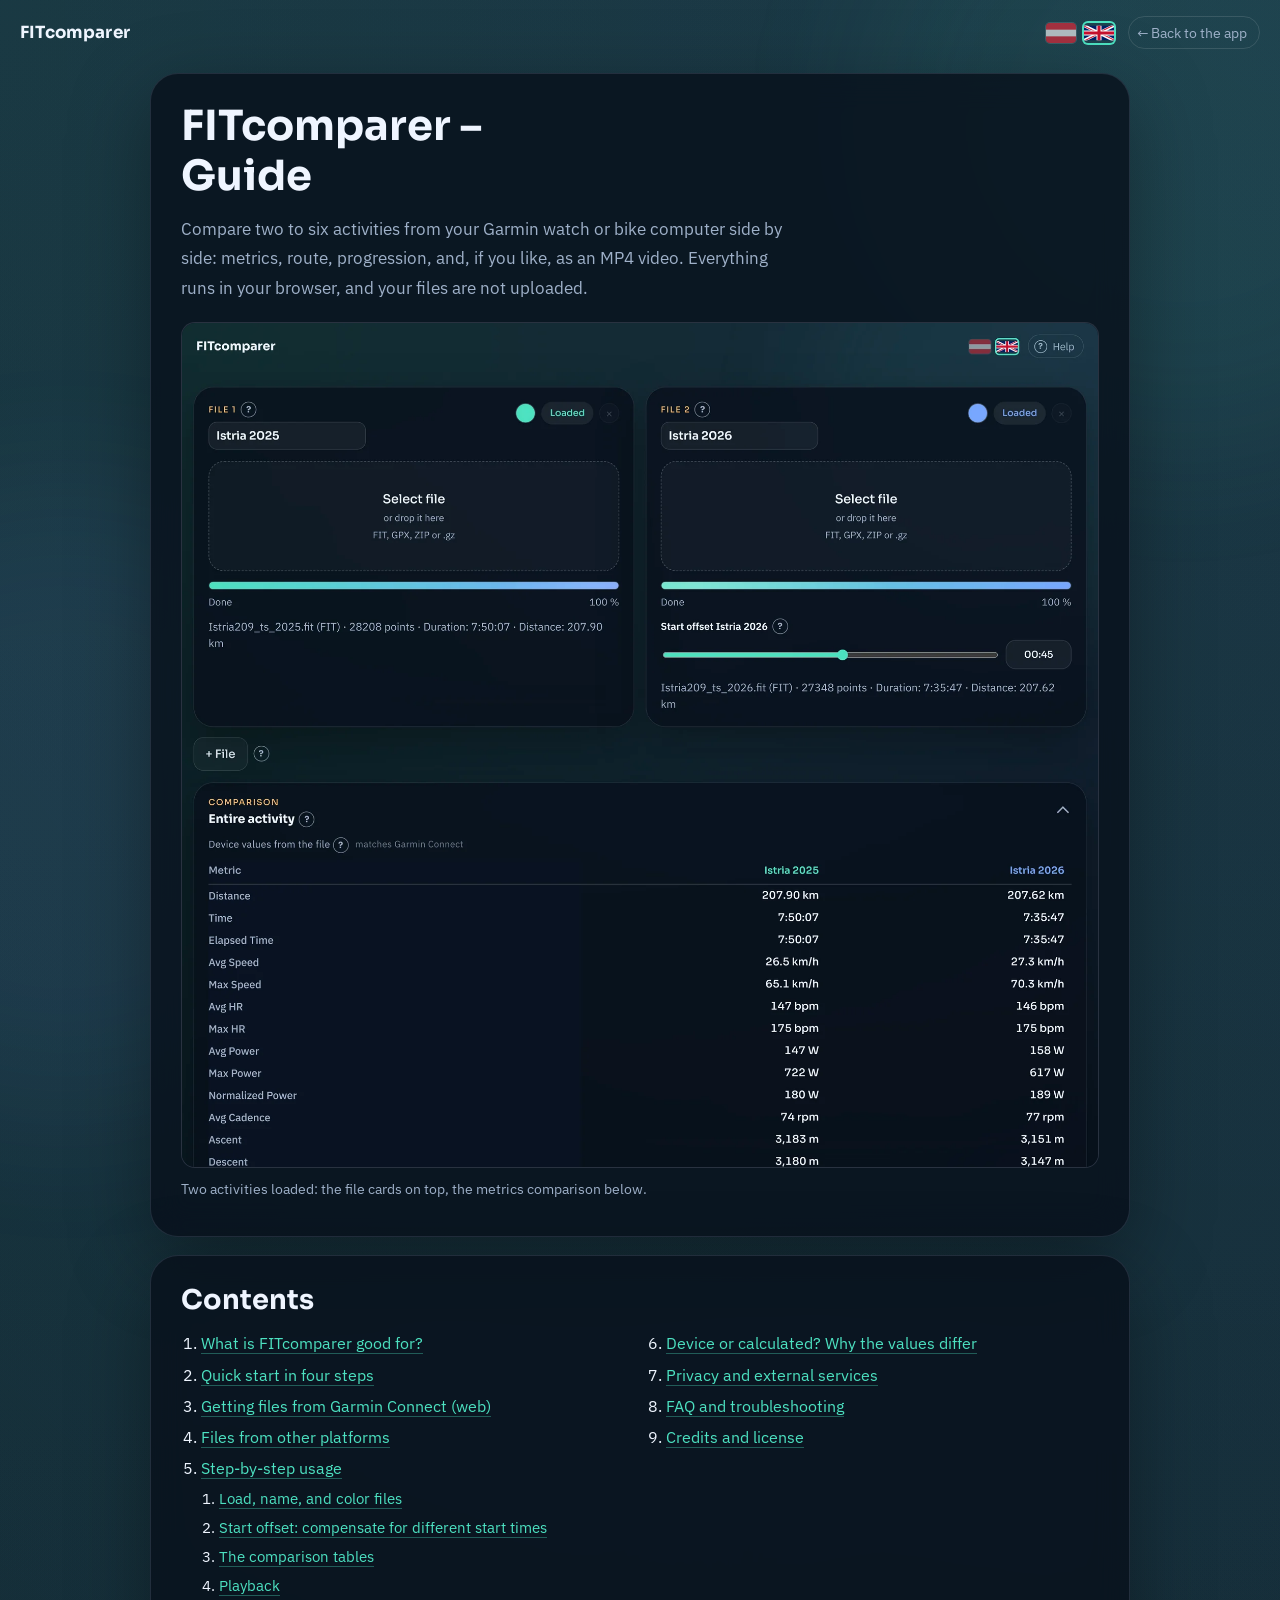
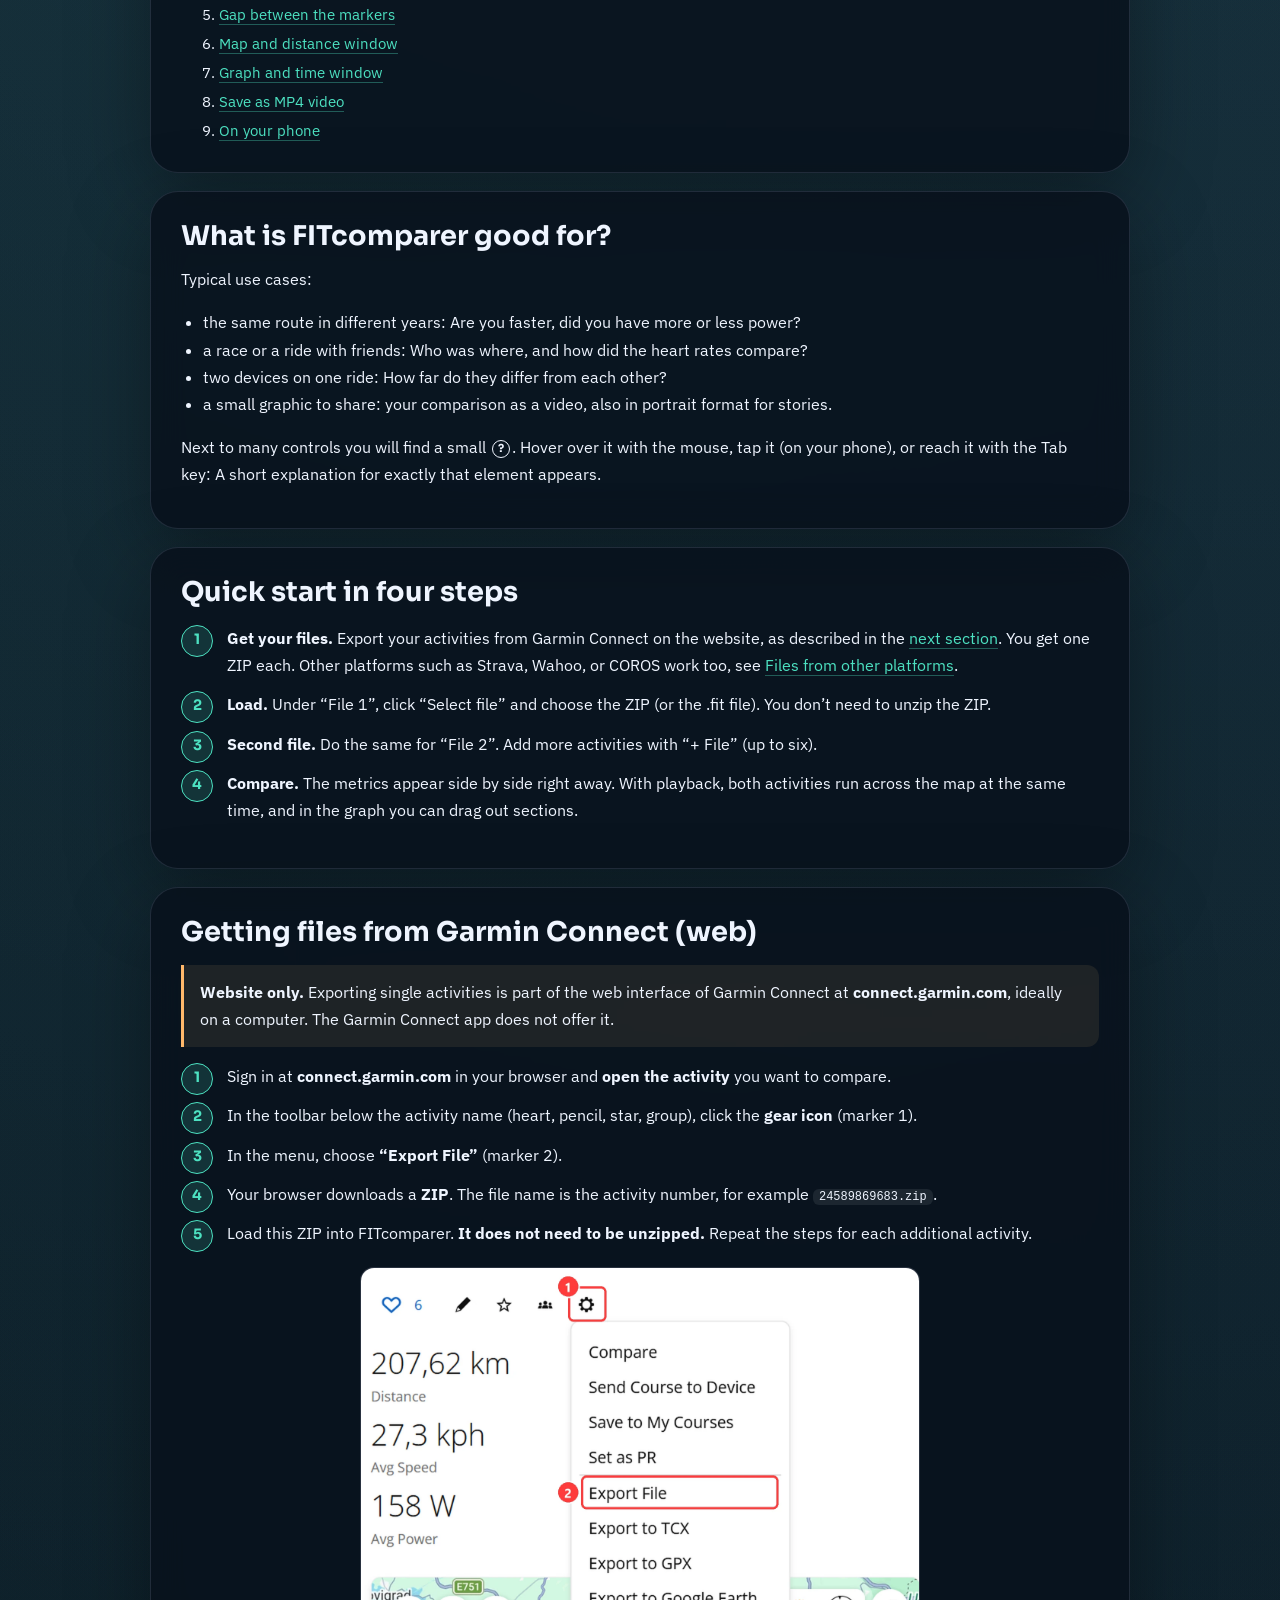
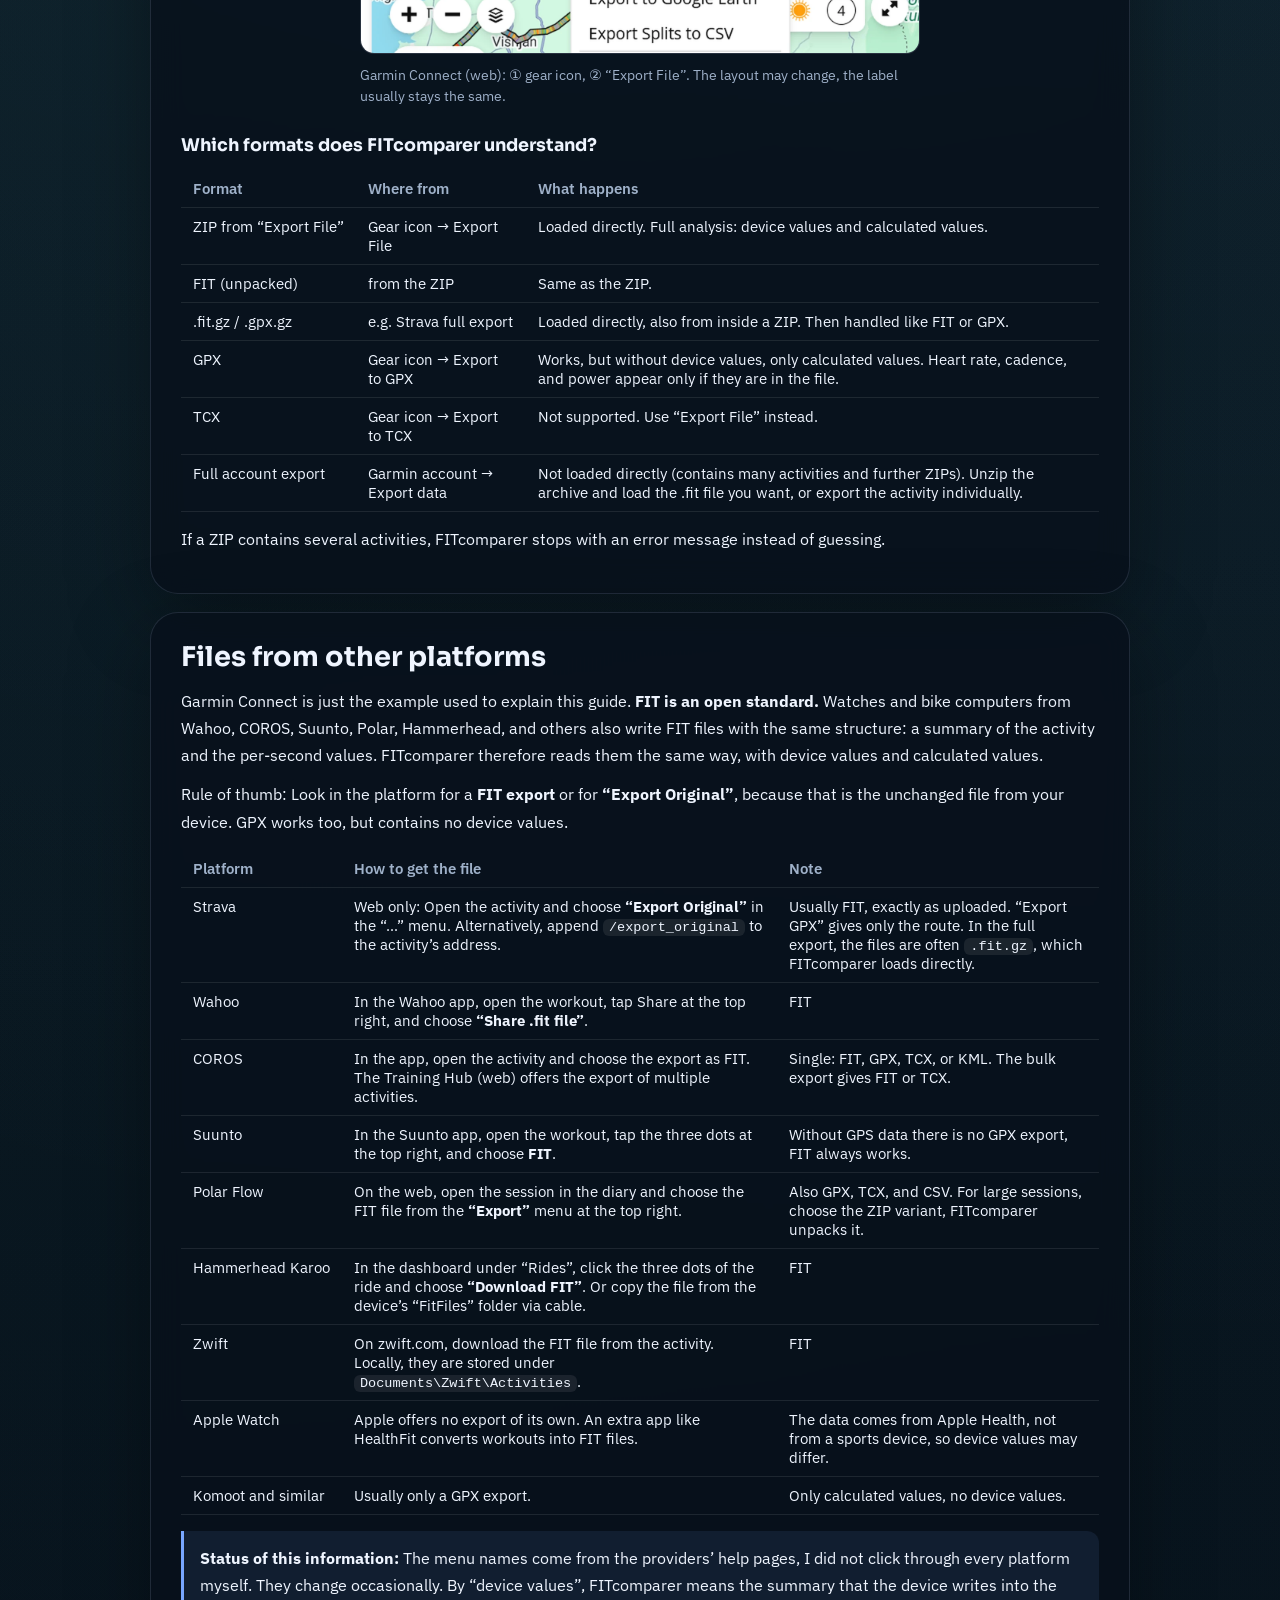
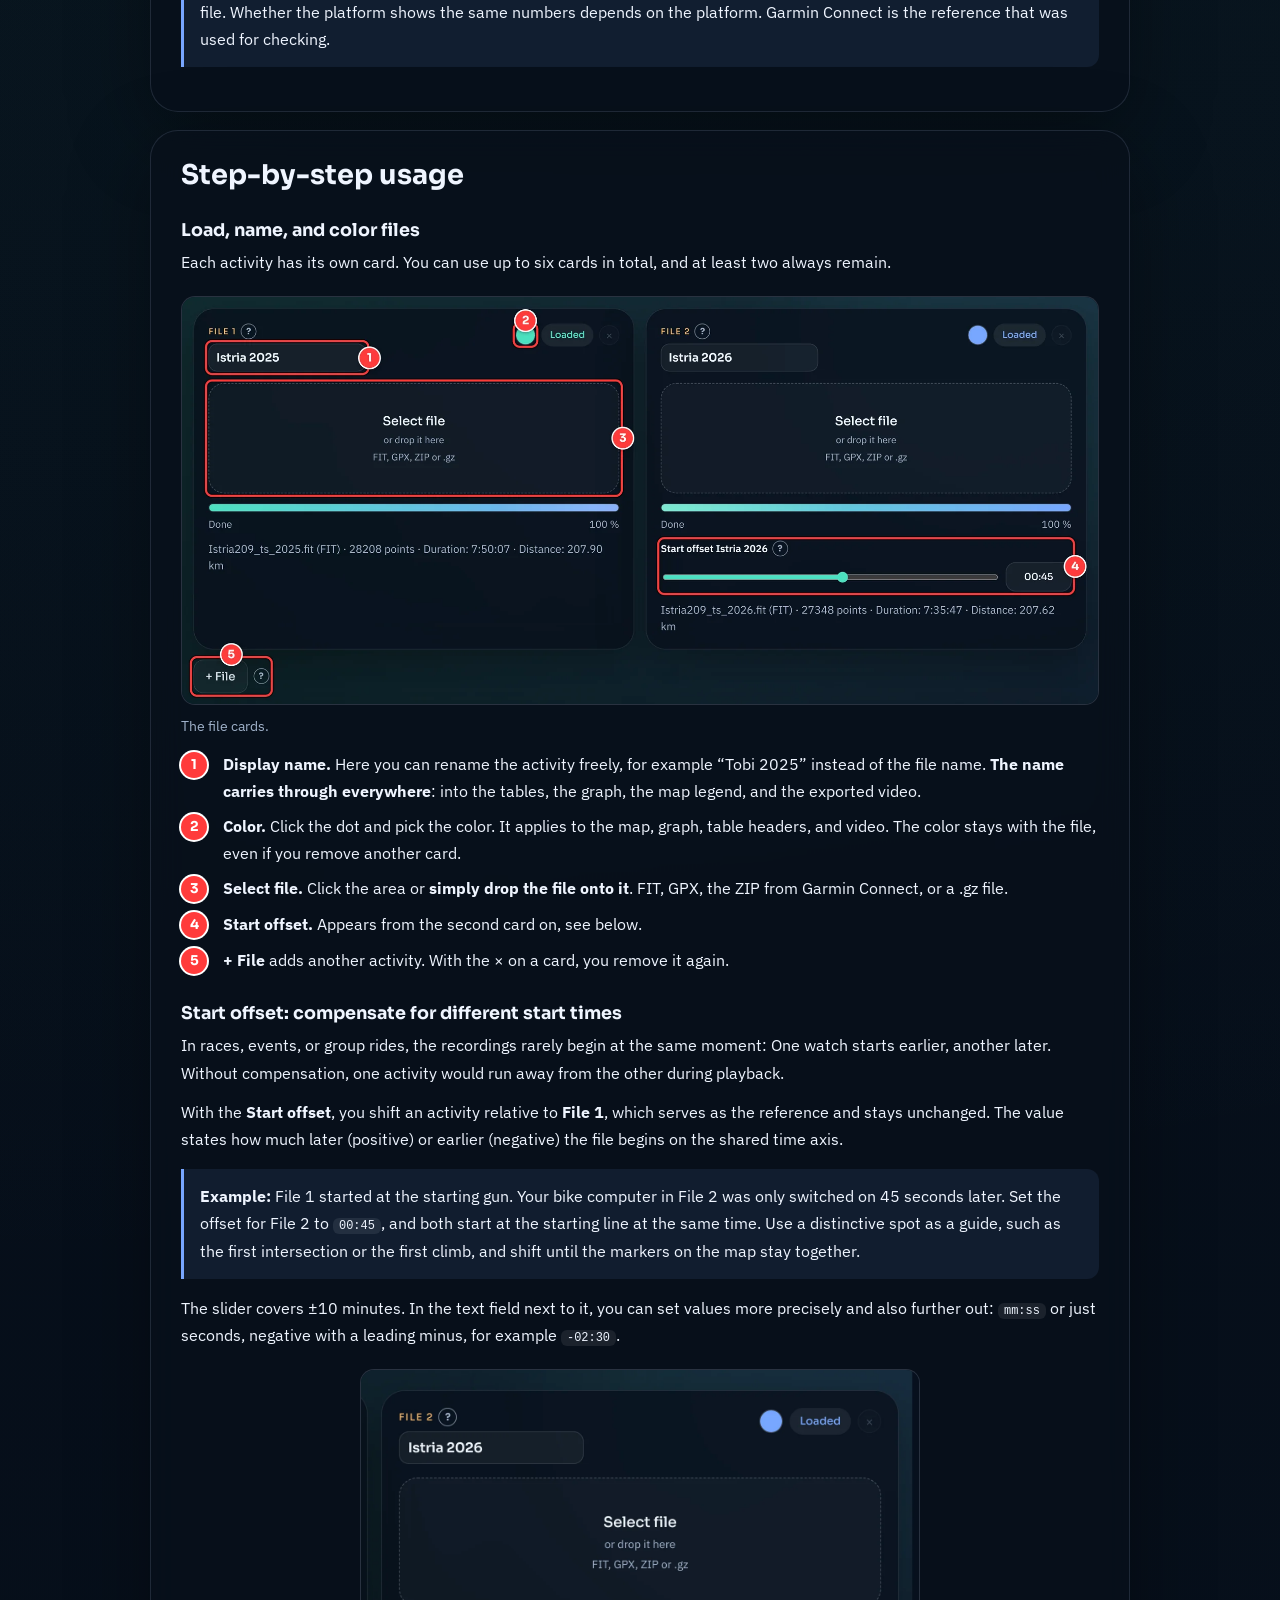
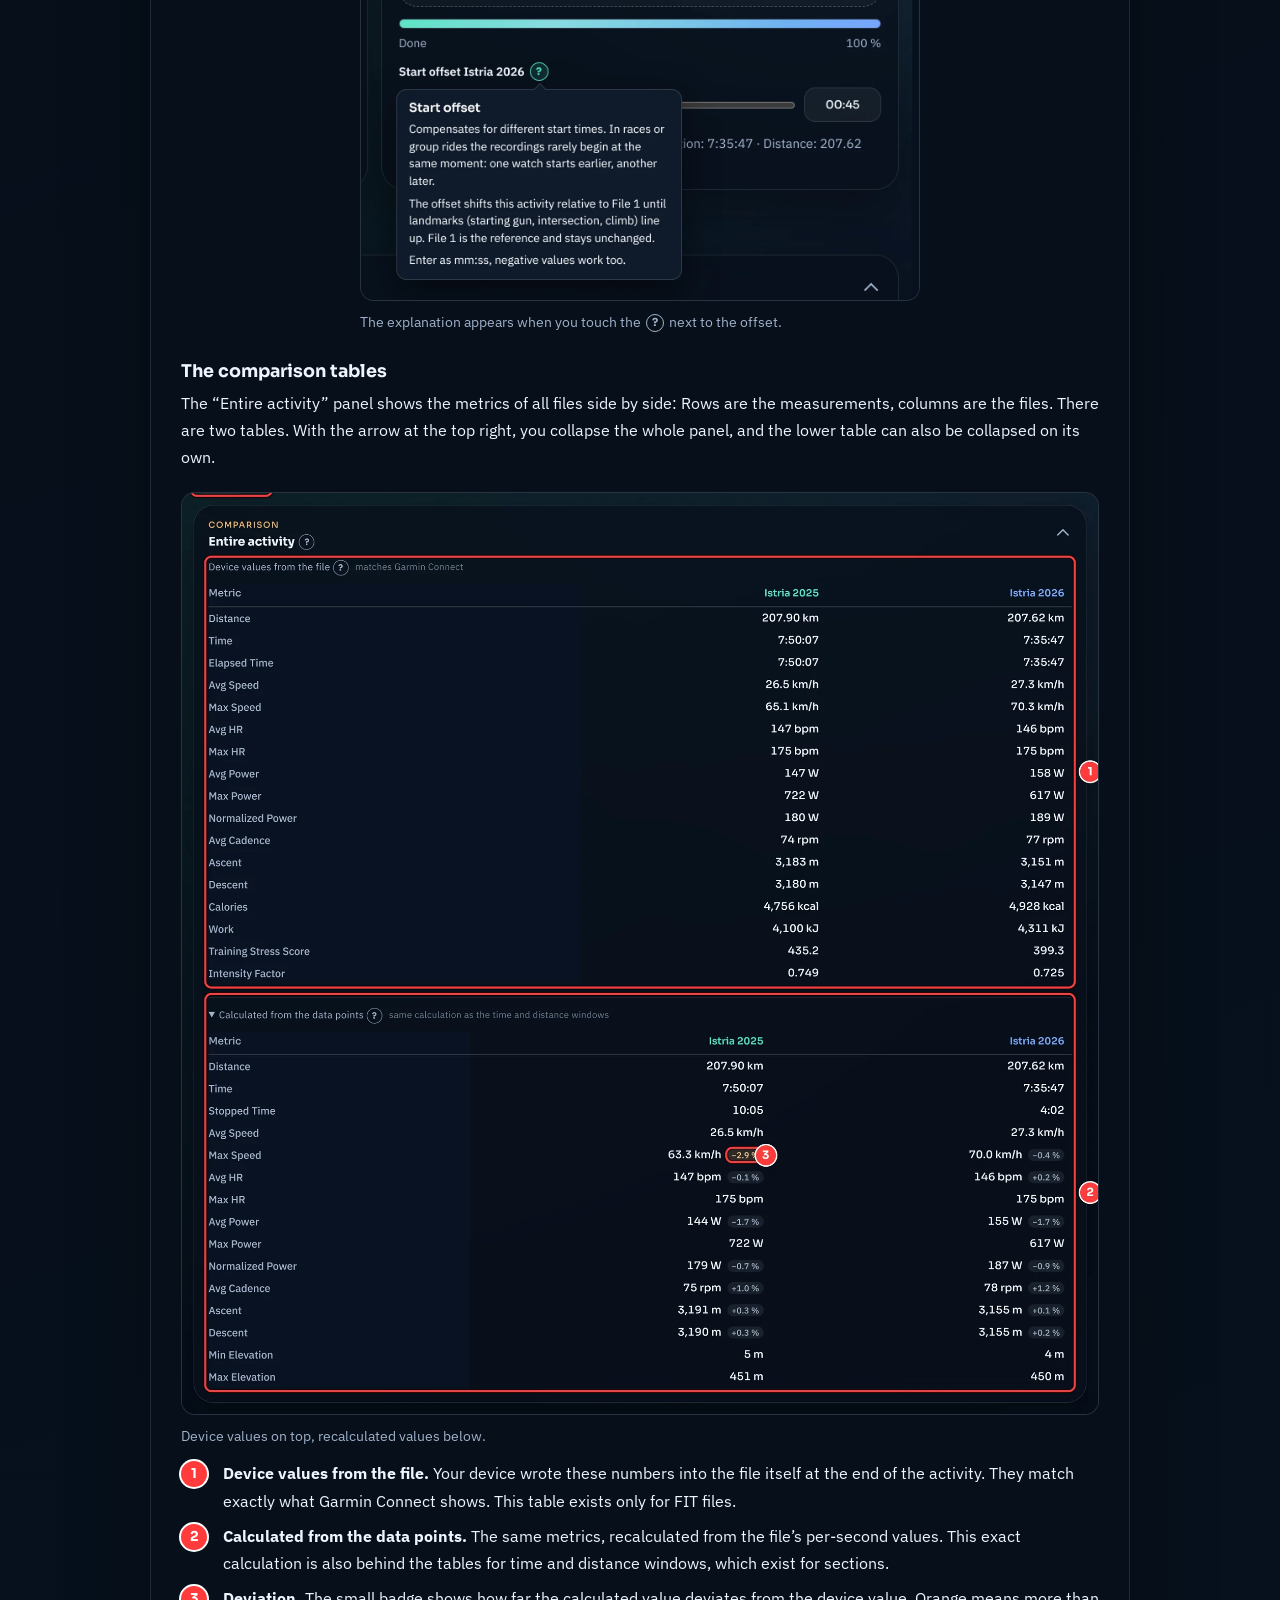
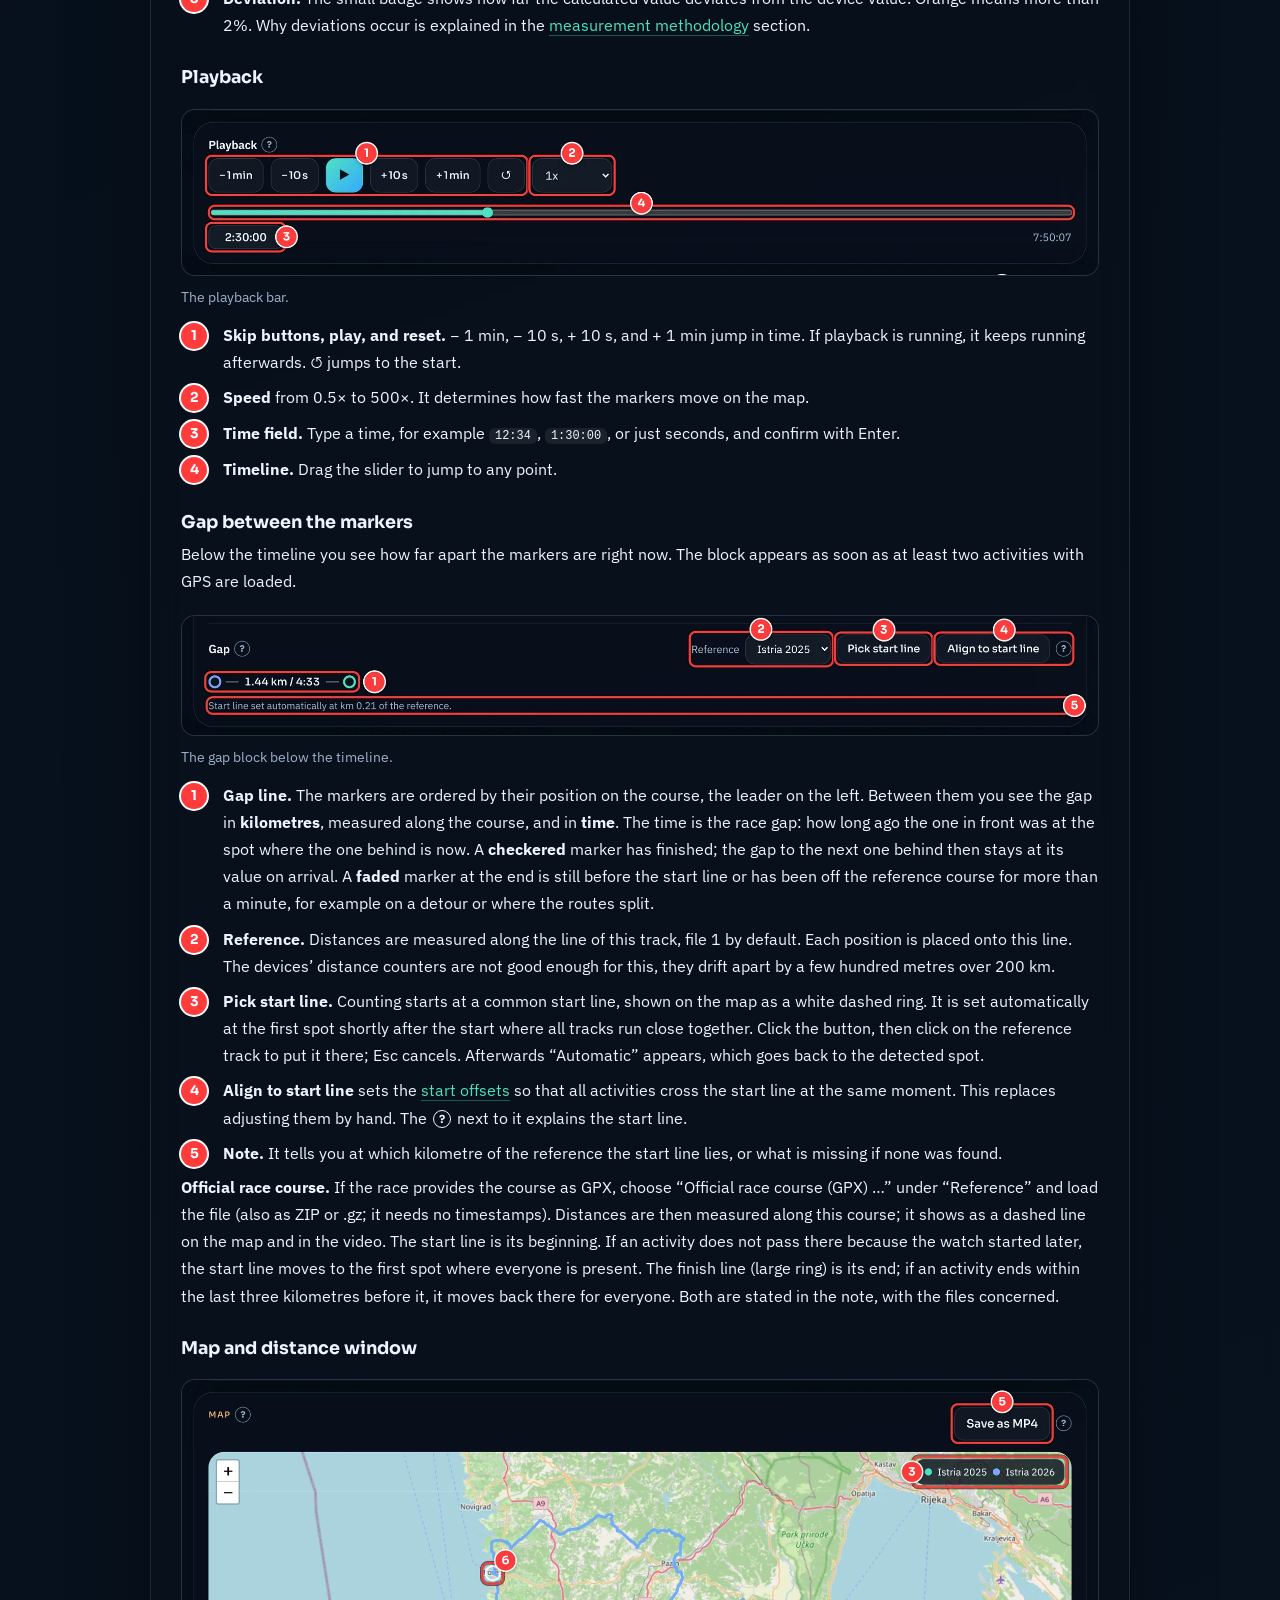
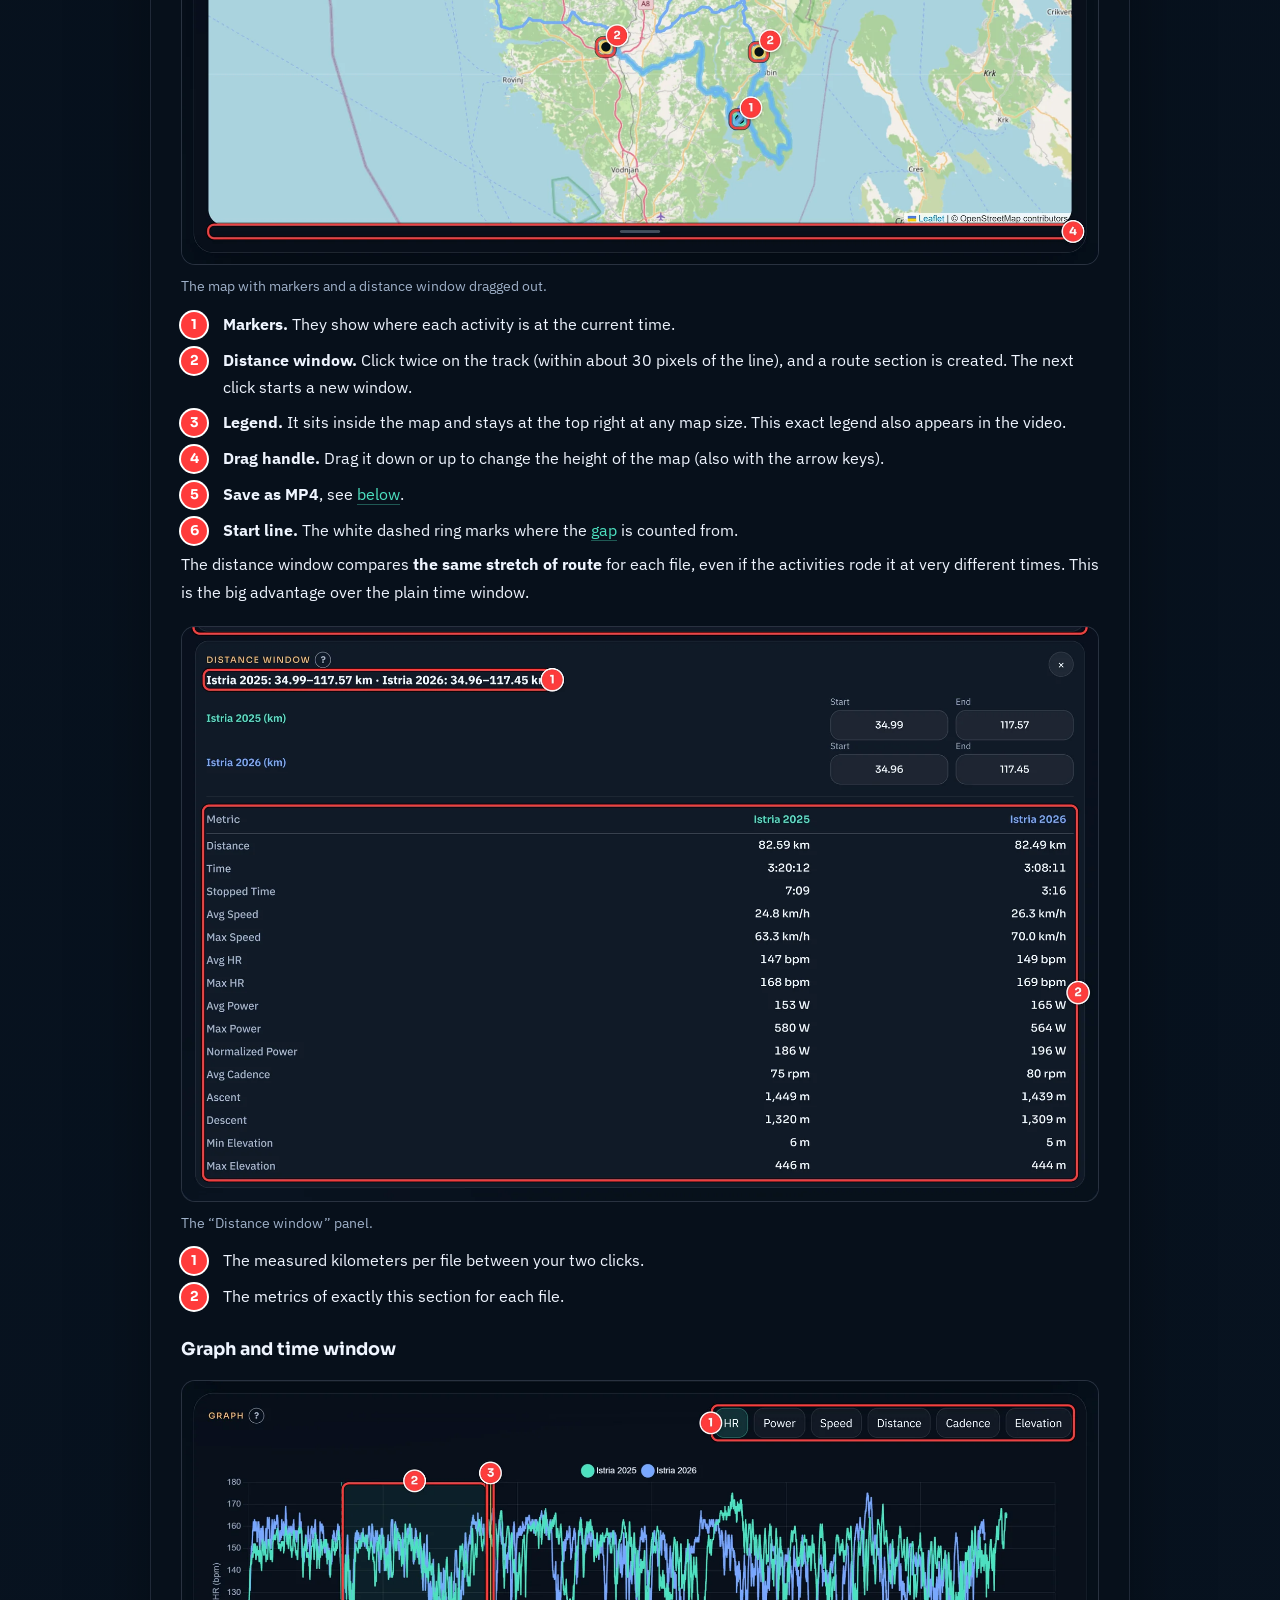
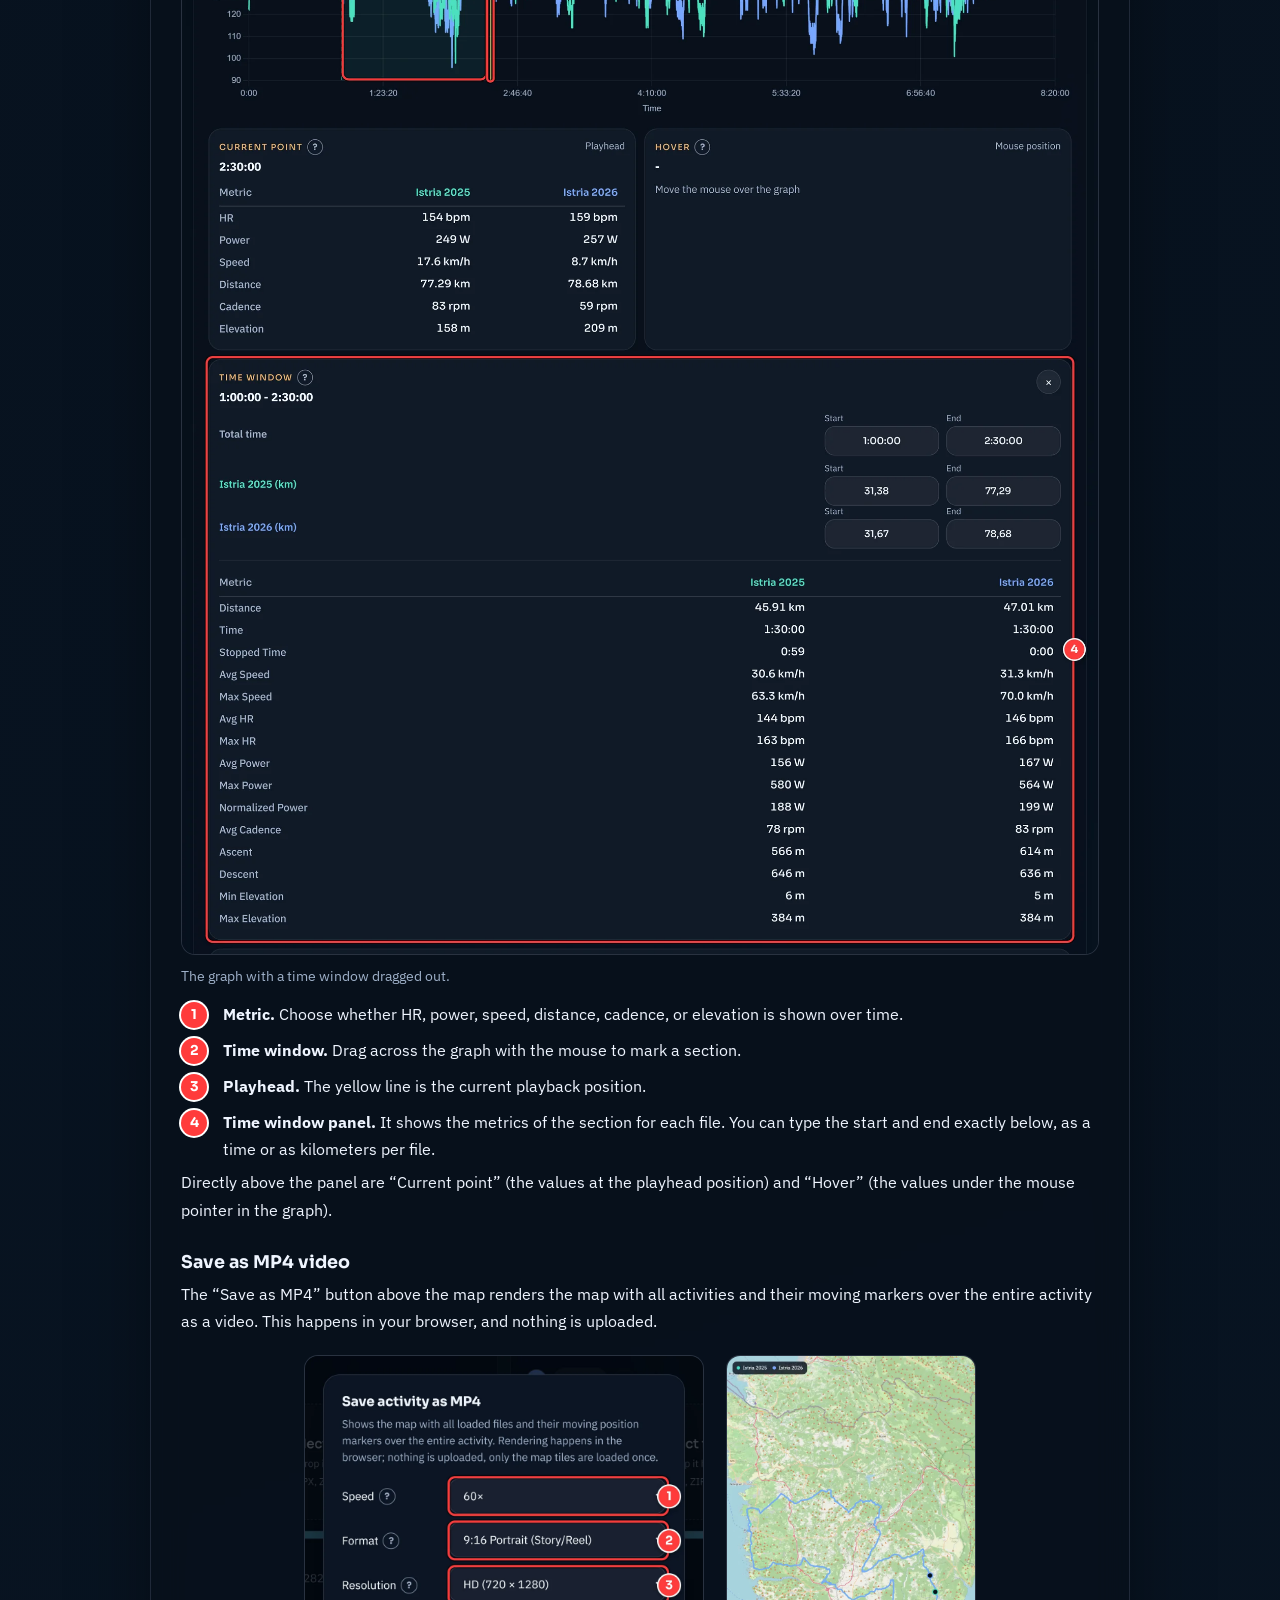
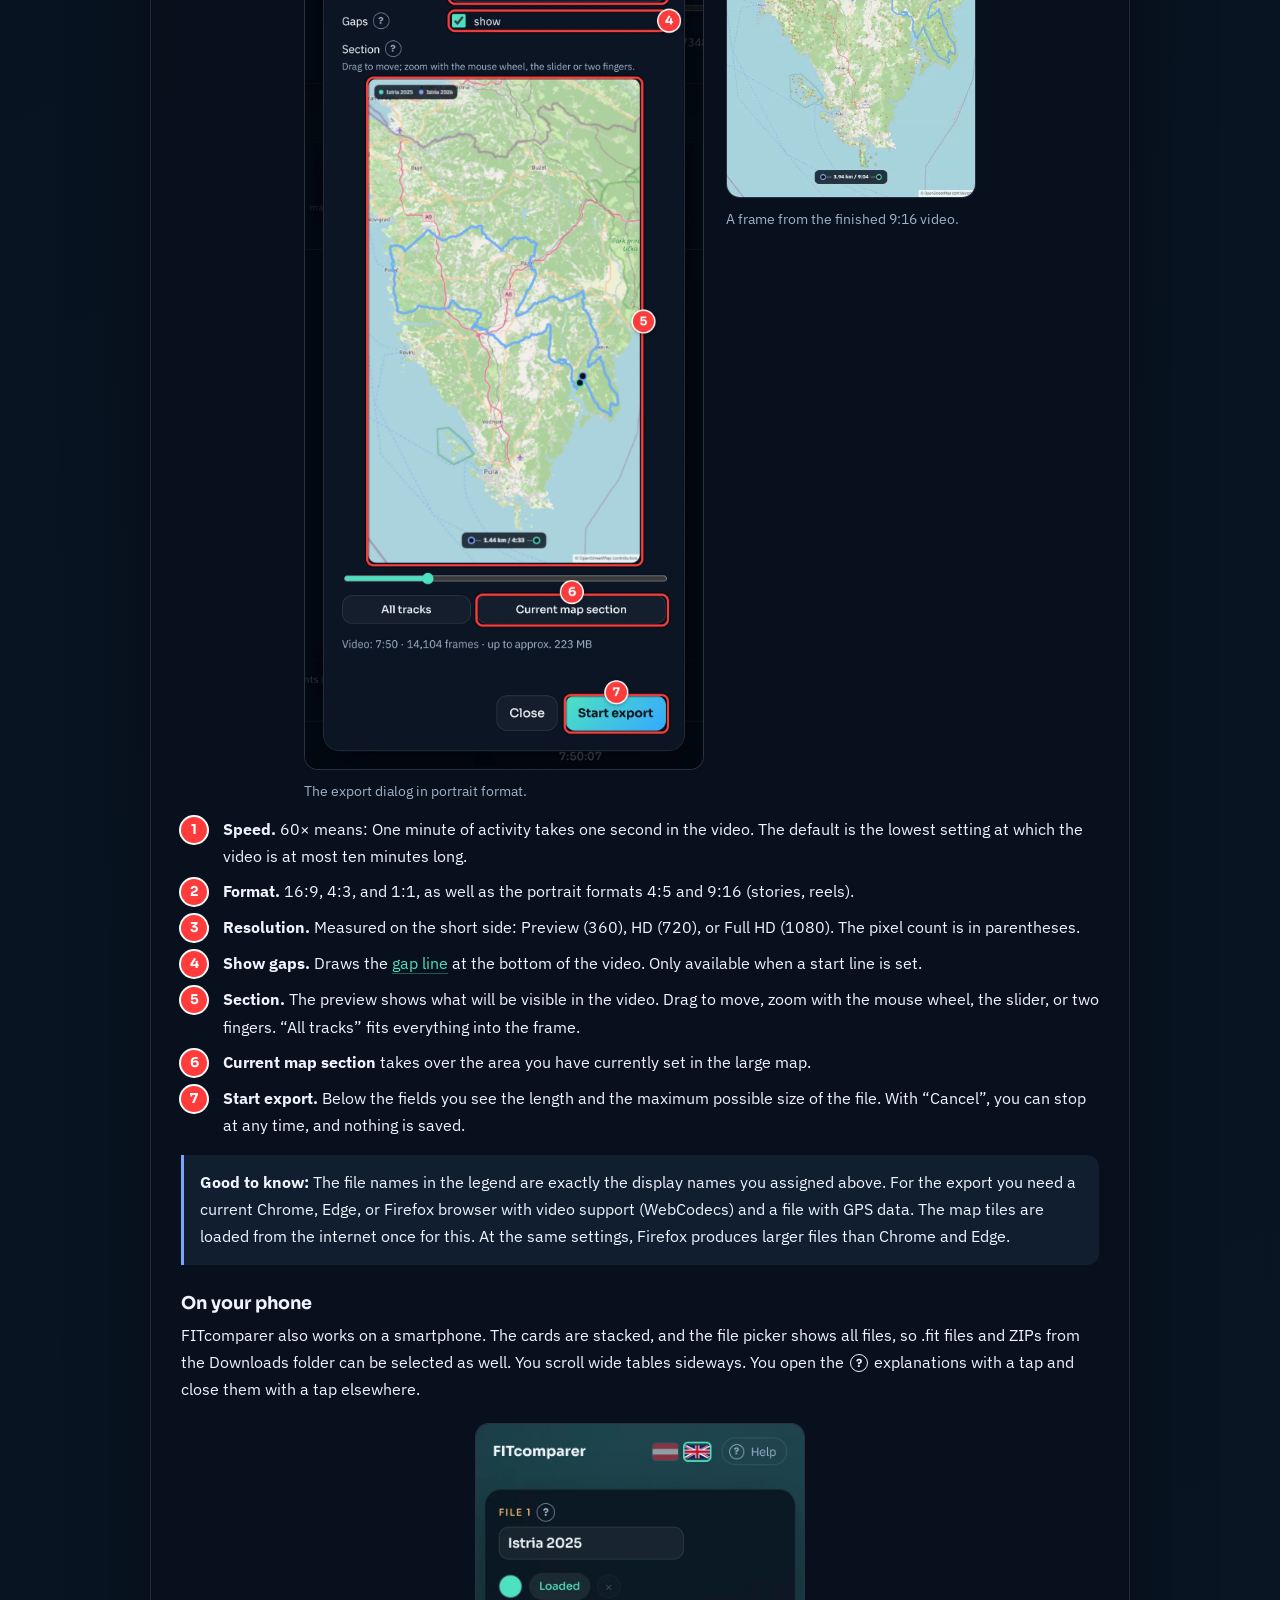
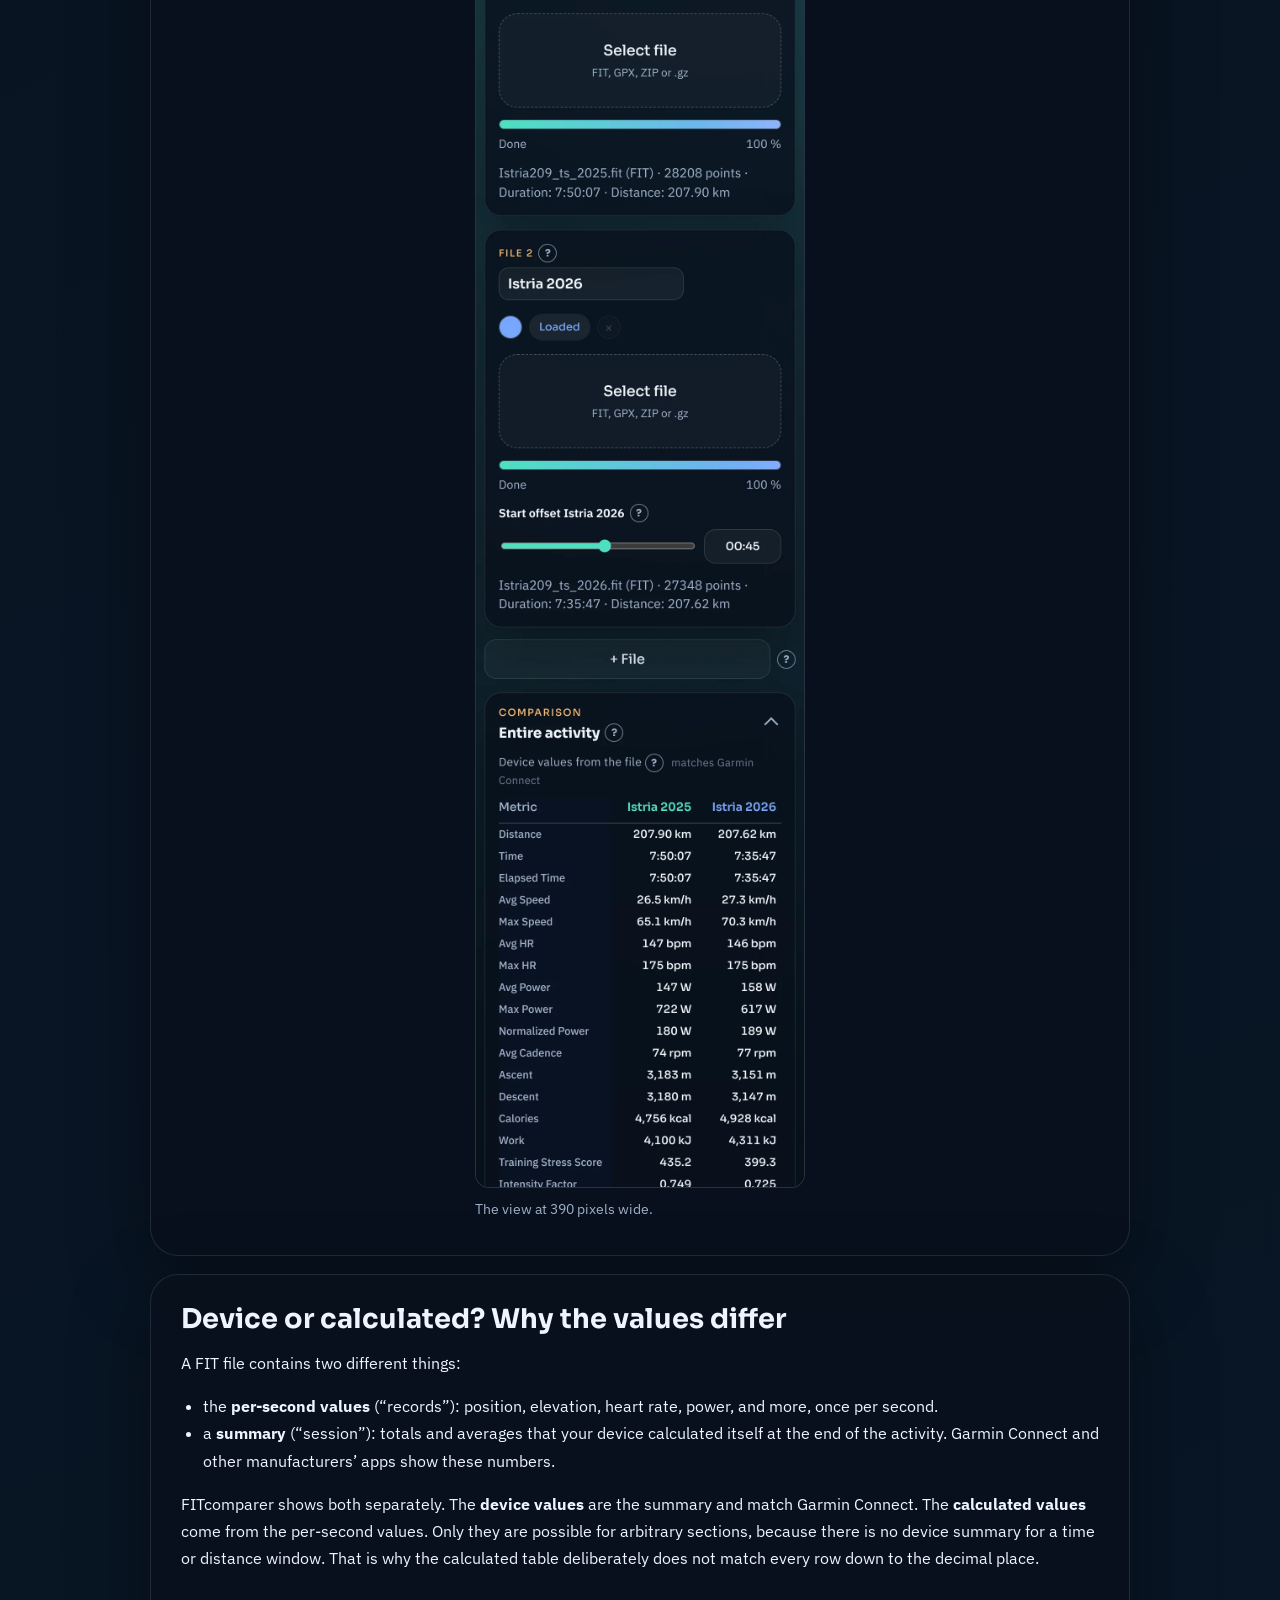
<file: en/help.html>
<!doctype html>
<!--
  FITcomparer
  Copyright (c) 2026 Tobias Scheipel
  SPDX-License-Identifier: MIT
  See the LICENSE file in the project root for the full license text.
-->
<html lang="en">
<head>
  <meta charset="utf-8">
  <meta name="viewport" content="width=device-width, initial-scale=1">
  <!--lang:head-->
  <title>FITcomparer – Guide: Export activities from Garmin Connect and compare them</title>
  <meta name="description" content="Guide to FITcomparer: How to export activities from Garmin Connect (web) or from Strava, Wahoo and COROS as FIT files, compare them side by side and save the comparison as an MP4 video.">
  <meta name="robots" content="index, follow, max-image-preview:large">
  <meta name="author" content="Tobias Scheipel">
  <link rel="canonical" href="https://fit.scheipel.com/en/help.html">
  <link rel="alternate" hreflang="de" href="https://fit.scheipel.com/help.html">
  <link rel="alternate" hreflang="en" href="https://fit.scheipel.com/en/help.html">
  <link rel="alternate" hreflang="x-default" href="https://fit.scheipel.com/help.html">
  <meta property="og:type" content="article">
  <meta property="og:site_name" content="FITcomparer">
  <meta property="og:locale" content="en_GB">
  <meta property="og:locale:alternate" content="de_AT">
  <meta property="og:title" content="FITcomparer – Guide: Export activities from Garmin Connect and compare them">
  <meta property="og:description" content="Guide to FITcomparer: How to export activities from Garmin Connect (web) or from Strava, Wahoo and COROS as FIT files, compare them side by side and save the comparison as an MP4 video.">
  <meta property="og:url" content="https://fit.scheipel.com/en/help.html">
  <meta property="og:image" content="https://fit.scheipel.com/og-image-en.png">
  <meta property="og:image:width" content="1200">
  <meta property="og:image:height" content="630">
  <meta property="og:image:alt" content="FITcomparer with two compared Garmin activities">
  <meta name="twitter:card" content="summary_large_image">
  <meta name="twitter:title" content="FITcomparer – Guide: Export activities from Garmin Connect and compare them">
  <meta name="twitter:description" content="Guide to FITcomparer: How to export activities from Garmin Connect (web) or from Strava, Wahoo and COROS as FIT files, compare them side by side and save the comparison as an MP4 video.">
  <meta name="twitter:image" content="https://fit.scheipel.com/og-image-en.png">
  <script type="application/ld+json">
{
  "@context": "https://schema.org",
  "@type": "HowTo",
  "name": "Export an activity from Garmin Connect (web) and compare it in FITcomparer",
  "description": "Guide to FITcomparer: How to export activities from Garmin Connect (web) or from Strava, Wahoo and COROS as FIT files, compare them side by side and save the comparison as an MP4 video.",
  "inLanguage": "en",
  "image": "https://fit.scheipel.com/docs/img/en/garmin-export.webp",
  "step": [
    {
      "@type": "HowToStep",
      "name": "Open Garmin Connect",
      "text": "Sign in at connect.garmin.com in your browser and open the activity. Exporting is only possible in the web version, not in the Garmin Connect app."
    },
    {
      "@type": "HowToStep",
      "name": "Click the gear icon",
      "text": "Click the gear icon at the top right of the activity."
    },
    {
      "@type": "HowToStep",
      "name": "Export File",
      "text": "Choose “Export File”. A ZIP containing the FIT file is downloaded; you do not need to unpack it."
    },
    {
      "@type": "HowToStep",
      "name": "Load the ZIP in FITcomparer",
      "text": "Open fit.scheipel.com/en/ and choose the ZIP under “Select file”. Repeat this for the second activity."
    },
    {
      "@type": "HowToStep",
      "name": "Compare",
      "text": "Compare key figures, map and graph and, if you like, save the comparison as an MP4 video."
    }
  ]
}
  </script>
  <script src="../lang.js?v=17"></script>
  <!--/lang:head-->
  <link rel="preconnect" href="https://fonts.googleapis.com">
  <link rel="preconnect" href="https://fonts.gstatic.com" crossorigin>
  <link href="https://fonts.googleapis.com/css2?family=IBM+Plex+Sans:wght@400;500;600;700&family=Sora:wght@500;600;700;800&display=swap" rel="stylesheet">
  <link rel="icon" href="../favicon.svg?v=17" type="image/svg+xml">
  <link rel="icon" href="../favicon-32.png?v=17" sizes="32x32" type="image/png">
  <link rel="apple-touch-icon" href="../apple-touch-icon.png?v=17">
  <meta name="theme-color" content="#07111d">
  <link rel="stylesheet" href="../styles.css?v=17">
  <link rel="stylesheet" href="../help.css?v=17">
</head>
<body>
  <div class="backdrop backdrop-a"></div>
  <div class="backdrop backdrop-b"></div>

  <header class="topbar">
    <a class="brand" href="./">FITcomparer</a>
    <div class="topbar-right">
      <!--lang:switch-->
      <nav class="lang-switch" aria-label="Language">
      <a class="lang-link" href="../help.html" hreflang="de" lang="de" title="Deutsch" aria-label="Deutsch"><svg viewBox="0 0 3 2" aria-hidden="true" focusable="false"><rect width="3" height="2" fill="#ed2939"/><rect y="0.667" width="3" height="0.667" fill="#fff"/></svg></a>
      <a class="lang-link is-active" href="./help.html" hreflang="en" lang="en" title="English" aria-label="English" aria-current="true"><svg viewBox="0 0 60 30" aria-hidden="true" focusable="false"><clipPath id="gbA"><path d="M0,0v30h60v-30z"/></clipPath><clipPath id="gbB"><path d="M30,15h30v15zv15h-30zh-30v-15zv-15h30z"/></clipPath><g clip-path="url(#gbA)"><path d="M0,0v30h60v-30z" fill="#012169"/><path d="M0,0L60,30M60,0L0,30" stroke="#fff" stroke-width="6"/><path d="M0,0L60,30M60,0L0,30" clip-path="url(#gbB)" stroke="#c8102e" stroke-width="4"/><path d="M30,0v30M0,15h60" stroke="#fff" stroke-width="10"/><path d="M30,0v30M0,15h60" stroke="#c8102e" stroke-width="6"/></g></svg></a>
      </nav>
      <!--/lang:switch-->
      <a class="topbar-help" href="./">← Back to the app</a>
    </div>
  </header>

  <main class="help-page">

    <section class="doc" id="top">
      <h1>FITcomparer – Guide</h1>
      <p class="lead">Compare two to six activities from your Garmin watch or bike computer side by side: metrics, route, progression, and, if you like, as an MP4 video. Everything runs in your browser, and your files are not uploaded.</p>
      <figure class="shot">
        <img src="../docs/img/en/hero.webp" width="1800" height="1659" alt="FITcomparer with two loaded activities and the comparison of the device values">
        <figcaption>Two activities loaded: the file cards on top, the metrics comparison below.</figcaption>
      </figure>
    </section>

    <nav class="doc toc" aria-label="Contents">
      <h2>Contents</h2>
      <ol>
        <li><a href="#was-ist-das">What is FITcomparer good for?</a></li>
        <li><a href="#schnellstart">Quick start in four steps</a></li>
        <li><a href="#garmin-export">Getting files from Garmin Connect (web)</a></li>
        <li><a href="#andere-plattformen">Files from other platforms</a></li>
        <li><a href="#bedienung">Step-by-step usage</a>
          <ol>
            <li><a href="#dateien">Load, name, and color files</a></li>
            <li><a href="#offset">Start offset: compensate for different start times</a></li>
            <li><a href="#tabellen">The comparison tables</a></li>
            <li><a href="#playback">Playback</a></li>
            <li><a href="#abstand">Gap between the markers</a></li>
            <li><a href="#karte">Map and distance window</a></li>
            <li><a href="#graph">Graph and time window</a></li>
            <li><a href="#video">Save as MP4 video</a></li>
            <li><a href="#mobil">On your phone</a></li>
          </ol>
        </li>
        <li><a href="#messmethodik">Device or calculated? Why the values differ</a></li>
        <li><a href="#datenschutz">Privacy and external services</a></li>
        <li><a href="#faq">FAQ and troubleshooting</a></li>
        <li><a href="#credits">Credits and license</a></li>
      </ol>
    </nav>

    <section class="doc" id="was-ist-das">
      <h2>What is FITcomparer good for?</h2>
      <p>Typical use cases:</p>
      <ul>
        <li>the same route in different years: Are you faster, did you have more or less power?</li>
        <li>a race or a ride with friends: Who was where, and how did the heart rates compare?</li>
        <li>two devices on one ride: How far do they differ from each other?</li>
        <li>a small graphic to share: your comparison as a video, also in portrait format for stories.</li>
      </ul>
      <p>Next to many controls you will find a small <span class="help-glyph-inline" aria-hidden="true">?</span>. Hover over it with the mouse, tap it (on your phone), or reach it with the Tab key: A short explanation for exactly that element appears.</p>
    </section>

    <section class="doc" id="schnellstart">
      <h2>Quick start in four steps</h2>
      <ol class="steps">
        <li><strong>Get your files.</strong> Export your activities from Garmin Connect on the website, as described in the <a href="#garmin-export">next section</a>. You get one ZIP each. Other platforms such as Strava, Wahoo, or COROS work too, see <a href="#andere-plattformen">Files from other platforms</a>.</li>
        <li><strong>Load.</strong> Under “File 1”, click “Select file” and choose the ZIP (or the .fit file). You don’t need to unzip the ZIP.</li>
        <li><strong>Second file.</strong> Do the same for “File 2”. Add more activities with “+ File” (up to six).</li>
        <li><strong>Compare.</strong> The metrics appear side by side right away. With playback, both activities run across the map at the same time, and in the graph you can drag out sections.</li>
      </ol>
    </section>

    <section class="doc" id="garmin-export">
      <h2>Getting files from Garmin Connect (web)</h2>
      <div class="note warn">
        <p><strong>Website only.</strong> Exporting single activities is part of the web interface of Garmin Connect at <strong>connect.garmin.com</strong>, ideally on a computer. The Garmin Connect app does not offer it.</p>
      </div>
      <ol class="steps">
        <li>Sign in at <strong>connect.garmin.com</strong> in your browser and <strong>open the activity</strong> you want to compare.</li>
        <li>In the toolbar below the activity name (heart, pencil, star, group), click the <strong>gear icon</strong> (marker 1).</li>
        <li>In the menu, choose <strong>“Export File”</strong> (marker 2).</li>
        <li>Your browser downloads a <strong>ZIP</strong>. The file name is the activity number, for example <code>24589869683.zip</code>.</li>
        <li>Load this ZIP into FITcomparer. <strong>It does not need to be unzipped.</strong> Repeat the steps for each additional activity.</li>
      </ol>
      <figure class="shot shot-medium">
        <img src="../docs/img/en/garmin-export.webp" width="1466" height="1010" loading="lazy" alt="Garmin Connect: activity with the gear icon menu open, the gear icon and the Export File entry are marked">
        <figcaption>Garmin Connect (web): ① gear icon, ② “Export File”. The layout may change, the label usually stays the same.</figcaption>
      </figure>

      <h3>Which formats does FITcomparer understand?</h3>
      <div class="table-wrap">
        <table>
          <thead>
            <tr><th>Format</th><th>Where from</th><th>What happens</th></tr>
          </thead>
          <tbody>
            <tr><td>ZIP from “Export File”</td><td>Gear icon → Export File</td><td>Loaded directly. Full analysis: device values and calculated values.</td></tr>
            <tr><td>FIT (unpacked)</td><td>from the ZIP</td><td>Same as the ZIP.</td></tr>
            <tr><td>.fit.gz / .gpx.gz</td><td>e.g. Strava full export</td><td>Loaded directly, also from inside a ZIP. Then handled like FIT or GPX.</td></tr>
            <tr><td>GPX</td><td>Gear icon → Export to GPX</td><td>Works, but without device values, only calculated values. Heart rate, cadence, and power appear only if they are in the file.</td></tr>
            <tr><td>TCX</td><td>Gear icon → Export to TCX</td><td>Not supported. Use “Export File” instead.</td></tr>
            <tr><td>Full account export</td><td>Garmin account → Export data</td><td>Not loaded directly (contains many activities and further ZIPs). Unzip the archive and load the .fit file you want, or export the activity individually.</td></tr>
          </tbody>
        </table>
      </div>
      <p>If a ZIP contains several activities, FITcomparer stops with an error message instead of guessing.</p>
    </section>

    <section class="doc" id="andere-plattformen">
      <h2>Files from other platforms</h2>
      <p>Garmin Connect is just the example used to explain this guide. <strong>FIT is an open standard.</strong> Watches and bike computers from Wahoo, COROS, Suunto, Polar, Hammerhead, and others also write FIT files with the same structure: a summary of the activity and the per-second values. FITcomparer therefore reads them the same way, with device values and calculated values.</p>
      <p>Rule of thumb: Look in the platform for a <strong>FIT export</strong> or for <strong>“Export Original”</strong>, because that is the unchanged file from your device. GPX works too, but contains no device values.</p>
      <div class="table-wrap">
        <table>
          <thead>
            <tr><th>Platform</th><th>How to get the file</th><th>Note</th></tr>
          </thead>
          <tbody>
            <tr><td>Strava</td><td>Web only: Open the activity and choose <strong>“Export Original”</strong> in the “…” menu. Alternatively, append <code>/export_original</code> to the activity’s address.</td><td>Usually FIT, exactly as uploaded. “Export GPX” gives only the route. In the full export, the files are often <code>.fit.gz</code>, which FITcomparer loads directly.</td></tr>
            <tr><td>Wahoo</td><td>In the Wahoo app, open the workout, tap Share at the top right, and choose <strong>“Share .fit file”</strong>.</td><td>FIT</td></tr>
            <tr><td>COROS</td><td>In the app, open the activity and choose the export as FIT. The Training Hub (web) offers the export of multiple activities.</td><td>Single: FIT, GPX, TCX, or KML. The bulk export gives FIT or TCX.</td></tr>
            <tr><td>Suunto</td><td>In the Suunto app, open the workout, tap the three dots at the top right, and choose <strong>FIT</strong>.</td><td>Without GPS data there is no GPX export, FIT always works.</td></tr>
            <tr><td>Polar Flow</td><td>On the web, open the session in the diary and choose the FIT file from the <strong>“Export”</strong> menu at the top right.</td><td>Also GPX, TCX, and CSV. For large sessions, choose the ZIP variant, FITcomparer unpacks it.</td></tr>
            <tr><td>Hammerhead Karoo</td><td>In the dashboard under “Rides”, click the three dots of the ride and choose <strong>“Download FIT”</strong>. Or copy the file from the device’s “FitFiles” folder via cable.</td><td>FIT</td></tr>
            <tr><td>Zwift</td><td>On zwift.com, download the FIT file from the activity. Locally, they are stored under <code>Documents\Zwift\Activities</code>.</td><td>FIT</td></tr>
            <tr><td>Apple Watch</td><td>Apple offers no export of its own. An extra app like HealthFit converts workouts into FIT files.</td><td>The data comes from Apple Health, not from a sports device, so device values may differ.</td></tr>
            <tr><td>Komoot and similar</td><td>Usually only a GPX export.</td><td>Only calculated values, no device values.</td></tr>
          </tbody>
        </table>
      </div>
      <div class="note">
        <p><strong>Status of this information:</strong> The menu names come from the providers’ help pages, I did not click through every platform myself. They change occasionally. By “device values”, FITcomparer means the summary that the device writes into the file. Whether the platform shows the same numbers depends on the platform. Garmin Connect is the reference that was used for checking.</p>
      </div>
    </section>

    <section class="doc" id="bedienung">
      <h2>Step-by-step usage</h2>

      <h3 id="dateien">Load, name, and color files</h3>
      <p>Each activity has its own card. You can use up to six cards in total, and at least two always remain.</p>
      <figure class="shot">
        <img src="../docs/img/en/files.webp" width="1800" height="799" loading="lazy" alt="Two file cards with display name, color dot, file selection, and start offset, marked with the numbers 1 to 5">
        <figcaption>The file cards.</figcaption>
      </figure>
      <ol class="callouts">
        <li><strong>Display name.</strong> Here you can rename the activity freely, for example “Tobi 2025” instead of the file name. <strong>The name carries through everywhere</strong>: into the tables, the graph, the map legend, and the exported video.</li>
        <li><strong>Color.</strong> Click the dot and pick the color. It applies to the map, graph, table headers, and video. The color stays with the file, even if you remove another card.</li>
        <li><strong>Select file.</strong> Click the area or <strong>simply drop the file onto it</strong>. FIT, GPX, the ZIP from Garmin Connect, or a .gz file.</li>
        <li><strong>Start offset.</strong> Appears from the second card on, see below.</li>
        <li><strong>+ File</strong> adds another activity. With the × on a card, you remove it again.</li>
      </ol>

      <h3 id="offset">Start offset: compensate for different start times</h3>
      <p>In races, events, or group rides, the recordings rarely begin at the same moment: One watch starts earlier, another later. Without compensation, one activity would run away from the other during playback.</p>
      <p>With the <strong>Start offset</strong>, you shift an activity relative to <strong>File 1</strong>, which serves as the reference and stays unchanged. The value states how much later (positive) or earlier (negative) the file begins on the shared time axis.</p>
      <div class="note">
        <p><strong>Example:</strong> File 1 started at the starting gun. Your bike computer in File 2 was only switched on 45 seconds later. Set the offset for File 2 to <code>00:45</code>, and both start at the starting line at the same time. Use a distinctive spot as a guide, such as the first intersection or the first climb, and shift until the markers on the map stay together.</p>
      </div>
      <p>The slider covers ±10 minutes. In the text field next to it, you can set values more precisely and also further out: <code>mm:ss</code> or just seconds, negative with a leading minus, for example <code>-02:30</code>.</p>
      <figure class="shot shot-medium">
        <img src="../docs/img/en/tooltip-offset.webp" width="1328" height="1262" loading="lazy" alt="Tooltip for the start offset on a file card">
        <figcaption>The explanation appears when you touch the <span class="help-glyph-inline" aria-hidden="true">?</span> next to the offset.</figcaption>
      </figure>

      <h3 id="tabellen">The comparison tables</h3>
      <p>The “Entire activity” panel shows the metrics of all files side by side: Rows are the measurements, columns are the files. There are two tables. With the arrow at the top right, you collapse the whole panel, and the lower table can also be collapsed on its own.</p>
      <figure class="shot">
        <img src="../docs/img/en/tables.webp" width="1800" height="1810" loading="lazy" alt="Device values and calculated values compared, with deviation badges">
        <figcaption>Device values on top, recalculated values below.</figcaption>
      </figure>
      <ol class="callouts">
        <li><strong>Device values from the file.</strong> Your device wrote these numbers into the file itself at the end of the activity. They match exactly what Garmin Connect shows. This table exists only for FIT files.</li>
        <li><strong>Calculated from the data points.</strong> The same metrics, recalculated from the file’s per-second values. This exact calculation is also behind the tables for time and distance windows, which exist for sections.</li>
        <li><strong>Deviation.</strong> The small badge shows how far the calculated value deviates from the device value. Orange means more than 2%. Why deviations occur is explained in the <a href="#messmethodik">measurement methodology</a> section.</li>
      </ol>

      <h3 id="playback">Playback</h3>
      <figure class="shot">
        <img src="../docs/img/en/playback.webp" width="1800" height="325" loading="lazy" alt="Playback bar with skip buttons, speed, time field, and timeline">
        <figcaption>The playback bar.</figcaption>
      </figure>
      <ol class="callouts">
        <li><strong>Skip buttons, play, and reset.</strong> − 1 min, − 10 s, + 10 s, and + 1 min jump in time. If playback is running, it keeps running afterwards. ↺ jumps to the start.</li>
        <li><strong>Speed</strong> from 0.5× to 500×. It determines how fast the markers move on the map.</li>
        <li><strong>Time field.</strong> Type a time, for example <code>12:34</code>, <code>1:30:00</code>, or just seconds, and confirm with Enter.</li>
        <li><strong>Timeline.</strong> Drag the slider to jump to any point.</li>
      </ol>

      <h3 id="abstand">Gap between the markers</h3>
      <p>Below the timeline you see how far apart the markers are right now. The block appears as soon as at least two activities with GPS are loaded.</p>
      <figure class="shot">
        <img src="../docs/img/en/gap.webp" width="1800" height="233" loading="lazy" alt="Gap block with the gap line, the reference selection, the Pick start line and Align to start line buttons, and the note about the start line">
        <figcaption>The gap block below the timeline.</figcaption>
      </figure>
      <ol class="callouts">
        <li><strong>Gap line.</strong> The markers are ordered by their position on the course, the leader on the left. Between them you see the gap in <strong>kilometres</strong>, measured along the course, and in <strong>time</strong>. The time is the race gap: how long ago the one in front was at the spot where the one behind is now. A <strong>checkered</strong> marker has finished; the gap to the next one behind then stays at its value on arrival. A <strong>faded</strong> marker at the end is still before the start line or has been off the reference course for more than a minute, for example on a detour or where the routes split.</li>
        <li><strong>Reference.</strong> Distances are measured along the line of this track, file 1 by default. Each position is placed onto this line. The devices’ distance counters are not good enough for this, they drift apart by a few hundred metres over 200 km.</li>
        <li><strong>Pick start line.</strong> Counting starts at a common start line, shown on the map as a white dashed ring. It is set automatically at the first spot shortly after the start where all tracks run close together. Click the button, then click on the reference track to put it there; Esc cancels. Afterwards “Automatic” appears, which goes back to the detected spot.</li>
        <li><strong>Align to start line</strong> sets the <a href="#offset">start offsets</a> so that all activities cross the start line at the same moment. This replaces adjusting them by hand. The <span class="help-glyph-inline" aria-hidden="true">?</span> next to it explains the start line.</li>
        <li><strong>Note.</strong> It tells you at which kilometre of the reference the start line lies, or what is missing if none was found.</li>
      </ol>
      <p><strong>Official race course.</strong> If the race provides the course as GPX, choose “Official race course (GPX) …” under “Reference” and load the file (also as ZIP or .gz; it needs no timestamps). Distances are then measured along this course; it shows as a dashed line on the map and in the video. The start line is its beginning. If an activity does not pass there because the watch started later, the start line moves to the first spot where everyone is present. The finish line (large ring) is its end; if an activity ends within the last three kilometres before it, it moves back there for everyone. Both are stated in the note, with the files concerned.</p>

      <h3 id="karte">Map and distance window</h3>
      <figure class="shot">
        <img src="../docs/img/en/map.webp" width="1800" height="952" loading="lazy" alt="Map with route, position markers, two click points for the distance window, legend, drag handle, and start line">
        <figcaption>The map with markers and a distance window dragged out.</figcaption>
      </figure>
      <ol class="callouts">
        <li><strong>Markers.</strong> They show where each activity is at the current time.</li>
        <li><strong>Distance window.</strong> Click twice on the track (within about 30 pixels of the line), and a route section is created. The next click starts a new window.</li>
        <li><strong>Legend.</strong> It sits inside the map and stays at the top right at any map size. This exact legend also appears in the video.</li>
        <li><strong>Drag handle.</strong> Drag it down or up to change the height of the map (also with the arrow keys).</li>
        <li><strong>Save as MP4</strong>, see <a href="#video">below</a>.</li>
        <li><strong>Start line.</strong> The white dashed ring marks where the <a href="#abstand">gap</a> is counted from.</li>
      </ol>
      <p>The distance window compares <strong>the same stretch of route</strong> for each file, even if the activities rode it at very different times. This is the big advantage over the plain time window.</p>
      <figure class="shot">
        <img src="../docs/img/en/distance.webp" width="1800" height="1128" loading="lazy" alt="Distance window panel with section per file and metrics">
        <figcaption>The “Distance window” panel.</figcaption>
      </figure>
      <ol class="callouts">
        <li>The measured kilometers per file between your two clicks.</li>
        <li>The metrics of exactly this section for each file.</li>
      </ol>

      <h3 id="graph">Graph and time window</h3>
      <figure class="shot">
        <img src="../docs/img/en/graph.webp" width="1800" height="2305" loading="lazy" alt="Graph with a time window dragged out, playhead, and the Time window panel">
        <figcaption>The graph with a time window dragged out.</figcaption>
      </figure>
      <ol class="callouts">
        <li><strong>Metric.</strong> Choose whether HR, power, speed, distance, cadence, or elevation is shown over time.</li>
        <li><strong>Time window.</strong> Drag across the graph with the mouse to mark a section.</li>
        <li><strong>Playhead.</strong> The yellow line is the current playback position.</li>
        <li><strong>Time window panel.</strong> It shows the metrics of the section for each file. You can type the start and end exactly below, as a time or as kilometers per file.</li>
      </ol>
      <p>Directly above the panel are “Current point” (the values at the playhead position) and “Hover” (the values under the mouse pointer in the graph).</p>

      <h3 id="video">Save as MP4 video</h3>
      <p>The “Save as MP4” button above the map renders the map with all activities and their moving markers over the entire activity as a video. This happens in your browser, and nothing is uploaded.</p>
      <div class="shot-pair">
        <figure class="shot">
          <img src="../docs/img/en/export-dialog.webp" width="1056" height="2688" loading="lazy" alt="Save as MP4 dialog with speed, format, resolution, show gaps, section preview, and Start export">
          <figcaption>The export dialog in portrait format.</figcaption>
        </figure>
        <figure class="shot shot-frame">
          <img src="../docs/img/en/export-frame.webp" width="720" height="1280" loading="lazy" alt="A frame from an exported 9:16 video with both routes, markers, and the gap line">
          <figcaption>A frame from the finished 9:16 video.</figcaption>
        </figure>
      </div>
      <ol class="callouts">
        <li><strong>Speed.</strong> 60× means: One minute of activity takes one second in the video. The default is the lowest setting at which the video is at most ten minutes long.</li>
        <li><strong>Format.</strong> 16:9, 4:3, and 1:1, as well as the portrait formats 4:5 and 9:16 (stories, reels).</li>
        <li><strong>Resolution.</strong> Measured on the short side: Preview (360), HD (720), or Full HD (1080). The pixel count is in parentheses.</li>
        <li><strong>Show gaps.</strong> Draws the <a href="#abstand">gap line</a> at the bottom of the video. Only available when a start line is set.</li>
        <li><strong>Section.</strong> The preview shows what will be visible in the video. Drag to move, zoom with the mouse wheel, the slider, or two fingers. “All tracks” fits everything into the frame.</li>
        <li><strong>Current map section</strong> takes over the area you have currently set in the large map.</li>
        <li><strong>Start export.</strong> Below the fields you see the length and the maximum possible size of the file. With “Cancel”, you can stop at any time, and nothing is saved.</li>
      </ol>
      <div class="note">
        <p><strong>Good to know:</strong> The file names in the legend are exactly the display names you assigned above. For the export you need a current Chrome, Edge, or Firefox browser with video support (WebCodecs) and a file with GPS data. The map tiles are loaded from the internet once for this. At the same settings, Firefox produces larger files than Chrome and Edge.</p>
      </div>

      <h3 id="mobil">On your phone</h3>
      <p>FITcomparer also works on a smartphone. The cards are stacked, and the file picker shows all files, so .fit files and ZIPs from the Downloads folder can be selected as well. You scroll wide tables sideways. You open the <span class="help-glyph-inline" aria-hidden="true">?</span> explanations with a tap and close them with a tap elsewhere.</p>
      <figure class="shot shot-narrow">
        <img src="../docs/img/en/mobile.webp" width="780" height="3240" loading="lazy" alt="FITcomparer at phone width: file cards stacked and the device table">
        <figcaption>The view at 390 pixels wide.</figcaption>
      </figure>
    </section>

    <section class="doc" id="messmethodik">
      <h2>Device or calculated? Why the values differ</h2>
      <p>A FIT file contains two different things:</p>
      <ul>
        <li>the <strong>per-second values</strong> (“records”): position, elevation, heart rate, power, and more, once per second.</li>
        <li>a <strong>summary</strong> (“session”): totals and averages that your device calculated itself at the end of the activity. Garmin Connect and other manufacturers’ apps show these numbers.</li>
      </ul>
      <p>FITcomparer shows both separately. The <strong>device values</strong> are the summary and match Garmin Connect. The <strong>calculated values</strong> come from the per-second values. Only they are possible for arbitrary sections, because there is no device summary for a time or distance window. That is why the calculated table deliberately does not match every row down to the decimal place.</p>

      <h3>How big are the deviations?</h3>
      <p>Measured on four activities (two day tours and two long ultra rides) compared to the device values:</p>
      <div class="table-wrap">
        <table>
          <thead>
            <tr><th>Metric</th><th>Deviation</th><th>Why</th></tr>
          </thead>
          <tbody>
            <tr><td>Distance</td><td>±0.0%</td><td>Identical: Both come from the same distance counter.</td></tr>
            <tr><td>Avg HR</td><td>−0.2 to +0.8%</td><td>Average over the per-second values.</td></tr>
            <tr><td>Avg Power</td><td>−0.6 to −1.7%</td><td>The device sums power internally at a finer resolution than the per-second values it stores. This cannot be recovered from the stored seconds.</td></tr>
            <tr><td>Normalized Power</td><td>−0.05 to −0.9%</td><td>Same cause. The formula itself is the standard one (30-second average, fourth power).</td></tr>
            <tr><td>Avg Cadence</td><td>+0.1 to +1.2%</td><td>As with Garmin, coasting phases at 0 rpm do not count toward the average.</td></tr>
            <tr><td>Ascent and Descent</td><td>+0.1 to +1.9%</td><td>Elevation is stored to 0.2 m accuracy and is noisy. Without smoothing, the totals would be around 5% too high. That is why it is smoothed over ±5 seconds.</td></tr>
            <tr><td>Max Speed</td><td>−0.4 to −2.9%</td><td>The same smoothing takes a little height off short peaks.</td></tr>
            <tr><td>Avg Speed</td><td>0 to −3.5%</td><td>We divide the distance by the <em>elapsed</em> time, Garmin by the <em>timer time</em>. For activities with longer pauses, this makes a difference.</td></tr>
          </tbody>
        </table>
      </div>
      <div class="note">
        <p><strong>Time and Elapsed Time:</strong> The device table separates the two. “Time” is the timer time (without pauses), “Elapsed Time” is the time from start to end. For an activity with a 31-minute pause, they were 14:33:20 and 15:04:19 in our test.</p>
      </div>
      <p>The device value is the reference if you want to compare the number with Garmin Connect. The calculated values are the right choice when you compare <strong>sections</strong> with <strong>sections</strong>, because there all files are calculated in the same way.</p>
    </section>

    <section class="doc" id="datenschutz">
      <h2>Privacy and external services</h2>
      <p><strong>Your activity files never leave your browser.</strong> Reading, calculating, drawing, and even rendering the video all happen locally. The app itself has no upload and no user account, sets no cookies, and contains no analytics scripts.</p>
      <p>So that the page looks right and works, your browser does load content from other servers, though. These operators see your IP address and the respective request:</p>
      <div class="table-wrap">
        <table>
          <thead>
            <tr><th>Service</th><th>What for</th><th>When</th></tr>
          </thead>
          <tbody>
            <tr><td>OpenStreetMap (tile.openstreetmap.org)</td><td>Map tiles</td><td>continuously while the map is displayed, in the export dialog, and during video export. The operator can thereby see which map section you are viewing.</td></tr>
            <tr><td>unpkg.com</td><td>Leaflet map library</td><td>when the page loads</td></tr>
            <tr><td>cdn.jsdelivr.net</td><td>Chart.js charting library</td><td>when the page loads</td></tr>
            <tr><td>esm.sh</td><td>FIT reader, ZIP extractor, MP4 muxer</td><td>when the page loads, the MP4 muxer only at export</td></tr>
            <tr><td>Google Fonts</td><td>Fonts</td><td>when the page loads</td></tr>
          </tbody>
        </table>
      </div>
    </section>

    <section class="doc" id="faq">
      <h2>FAQ and troubleshooting</h2>
      <dl class="faq">
        <dt>The file won’t load.</dt>
        <dd>FITcomparer reads FIT, GPX (also as .gz), and ZIP with exactly one activity. TCX is not supported. If there is an error message under the file card, it tells you what the cause is.</dd>

        <dt>“The ZIP contains multiple activities” or “Full export” appears.</dt>
        <dd>Export the activity individually via the gear icon → “Export File”, or unzip the archive and choose the .fit file you want.</dd>

        <dt>The values differ from Garmin Connect.</dt>
        <dd>Look at the first table, the “Device values from the file”: They match Garmin Connect. The second table is recalculated and deliberately deviates slightly, see <a href="#messmethodik">measurement methodology</a>.</dd>

        <dt>There is no device values table.</dt>
        <dd>It appears only if at least one loaded file is a FIT file with a summary. For GPX files, it is missing.</dd>

        <dt>The “Save as MP4” button is gray.</dt>
        <dd>Either no file with GPS data has been loaded yet, or your browser does not support video export. In that case, use a current Chrome, Edge, or Firefox browser.</dd>

        <dt>The export aborts or is huge.</dt>
        <dd>Choose a higher speed or a lower resolution, and the video becomes shorter and lighter. The expected size is shown below the fields in the dialog; from about 1.5 GB, the export can no longer be started.</dd>

        <dt>The video plays in the browser but not in the Windows player.</dt>
        <dd>Re-export it with the current version of FITcomparer. Older exports from Firefox contained a faulty video description, which browsers tolerate but the Windows player does not.</dd>

        <dt>The map stays gray.</dt>
        <dd>The map tiles come from the internet (OpenStreetMap). Without a connection or with blocked requests, the background stays empty, but the route and markers still appear.</dd>

        <dt>On my phone, I don’t see my file in the picker.</dt>
        <dd>On touch devices, the picker shows all files. Look in the “Downloads” folder for the ZIP from Garmin Connect. If it was saved in another app, tap the menu in the picker window and choose the right storage location.</dd>

        <dt>The table is too wide on my phone.</dt>
        <dd>Swipe it sideways. The device table with two files usually fits without scrolling, while the calculated table with the deviation badges is wider.</dd>
      </dl>
    </section>

    <section class="doc" id="credits">
      <h2>Credits and license</h2>
      <p>FITcomparer is free software under the <a href="https://github.com/tscheipel/FITcomparer/blob/main/LICENSE" rel="noopener">MIT License</a>. You can find the source code on <a href="https://github.com/tscheipel/FITcomparer" rel="noopener">GitHub</a>.</p>
      <p>FITcomparer builds on these works:</p>
      <div class="table-wrap">
        <table>
          <thead>
            <tr><th>Component</th><th>Purpose</th><th>License</th></tr>
          </thead>
          <tbody>
            <tr><td><a href="https://www.openstreetmap.org/copyright" rel="noopener">OpenStreetMap</a></td><td>Map data, © OpenStreetMap contributors</td><td>ODbL</td></tr>
            <tr><td><a href="https://leafletjs.com" rel="noopener">Leaflet</a></td><td>interactive map</td><td>BSD-2-Clause</td></tr>
            <tr><td><a href="https://www.chartjs.org" rel="noopener">Chart.js</a></td><td>Graph</td><td>MIT</td></tr>
            <tr><td><a href="https://github.com/jimmykane/fit-parser" rel="noopener">fit-file-parser</a></td><td>Reading FIT files</td><td>MIT</td></tr>
            <tr><td><a href="https://101arrowz.github.io/fflate" rel="noopener">fflate</a></td><td>Unzipping ZIP files</td><td>MIT</td></tr>
            <tr><td><a href="https://github.com/Vanilagy/mp4-muxer" rel="noopener">mp4-muxer</a></td><td>Writing MP4 files</td><td>MIT</td></tr>
          </tbody>
        </table>
      </div>
      <p>Garmin and Garmin Connect are trademarks of Garmin Ltd. or its subsidiaries. FITcomparer is not affiliated with Garmin. The screenshot of the Garmin Connect interface serves solely to explain the export.</p>
    </section>

  </main>

  <footer class="site-footer">
    <p class="site-footer-main">© 2026 Tobias Scheipel · <a href="https://scheipel.com" rel="noopener">scheipel.com</a></p>
    <p class="site-footer-links">
      <a href="./help.html">Guide</a> ·
      <a href="https://github.com/tscheipel/FITcomparer" rel="noopener">GitHub</a> ·
      <a href="https://github.com/tscheipel/FITcomparer/blob/main/LICENSE" rel="noopener">MIT License</a>
    </p>
    <p class="site-footer-credits">
      Map data © <a href="https://www.openstreetmap.org/copyright" rel="noopener">OpenStreetMap contributors</a> ·
      <a href="https://leafletjs.com" rel="noopener">Leaflet</a> ·
      <a href="https://www.chartjs.org" rel="noopener">Chart.js</a> ·
      <a href="https://github.com/jimmykane/fit-parser" rel="noopener">fit-file-parser</a> ·
      <a href="https://101arrowz.github.io/fflate" rel="noopener">fflate</a> ·
      <a href="https://github.com/Vanilagy/mp4-muxer" rel="noopener">mp4-muxer</a>
    </p>
  </footer>
</body>
</html>
</file>
<file: styles.css>
/*
 * FITcomparer
 * Copyright (c) 2026 Tobias Scheipel
 * SPDX-License-Identifier: MIT
 * See the LICENSE file in the project root for the full license text.
 */

:root {
  color-scheme: dark;
  --bg: #07111d;
  --bg-elevated: rgba(8, 16, 28, 0.82);
  --panel: rgba(12, 21, 36, 0.78);
  --panel-border: rgba(180, 200, 230, 0.14);
  --text: #eff5ff;
  --muted: #9fb1c9;
  --accent-a: #4de1c1;
  --accent-b: #ffb86b;
  --accent-c: #78a6ff;
  --shadow: 0 24px 80px rgba(0, 0, 0, 0.35);
  --radius-xl: 28px;
  --radius-lg: 22px;
  --radius-md: 16px;
}

* {
  box-sizing: border-box;
}

html, body {
  margin: 0;
  min-height: 100%;
}

body {
  font-family: "IBM Plex Sans", system-ui, sans-serif;
  color: var(--text);
  background:
    radial-gradient(circle at top left, rgba(77, 225, 193, 0.16), transparent 32%),
    radial-gradient(circle at top right, rgba(120, 166, 255, 0.14), transparent 24%),
    linear-gradient(160deg, #040913 0%, #07111d 45%, #091727 100%);
}

h1, h2, .eyebrow, .card-kicker, .primary-button, .secondary-button, .badge {
  font-family: "Sora", system-ui, sans-serif;
}

.backdrop {
  position: fixed;
  inset: auto;
  width: 40rem;
  height: 40rem;
  border-radius: 50%;
  filter: blur(80px);
  opacity: 0.38;
  pointer-events: none;
  z-index: 0;
}

.backdrop-a {
  top: -12rem;
  right: -14rem;
  background: rgba(77, 225, 193, 0.18);
}

.backdrop-b {
  left: -16rem;
  bottom: -14rem;
  background: rgba(120, 166, 255, 0.18);
}

.app-shell {
  position: relative;
  z-index: 1;
  width: min(1440px, calc(100vw - 32px));
  margin: 0 auto;
  padding: 24px 0 40px;
}

.hero {
  display: grid;
  grid-template-columns: minmax(0, 1.6fr) minmax(280px, 0.9fr);
  gap: 20px;
  align-items: end;
  margin-bottom: 20px;
}

.eyebrow {
  margin: 0 0 10px;
  text-transform: uppercase;
  letter-spacing: 0.14em;
  color: var(--accent-a);
  font-size: 0.76rem;
}

h1 {
  margin: 0;
  font-size: clamp(2.4rem, 4vw, 4.8rem);
  line-height: 0.95;
  max-width: 12ch;
}

.subtitle {
  max-width: 58ch;
  color: var(--muted);
  font-size: 1.05rem;
  line-height: 1.6;
  margin: 16px 0 0;
}

.hero-card,
.card,
.controls-card,
.comparison-card,
.map-card,
.chart-card,
.info-card {
  background: var(--bg-elevated);
  border: 1px solid var(--panel-border);
  backdrop-filter: blur(16px);
  box-shadow: var(--shadow);
  border-radius: var(--radius-xl);
}

.hero-card {
  padding: 22px;
  display: grid;
  gap: 14px;
}

.stat {
  display: flex;
  justify-content: space-between;
  gap: 16px;
  align-items: center;
  padding-bottom: 12px;
  border-bottom: 1px solid rgba(255, 255, 255, 0.08);
}

.stat:last-child {
  border-bottom: 0;
  padding-bottom: 0;
}

.stat span,
.help-text,
.meta,
.scrubber-labels,
.info-card p {
  color: var(--muted);
}

.stat strong {
  text-align: right;
}

.panel {
  margin-top: 16px;
  padding: 18px;
}

.files-card {
  display: grid;
  gap: 14px;
  padding: 0;
  background: transparent;
  border: 0;
  box-shadow: none;
}

/* Spaltenzahl setzt syncSlotChrome (--file-columns): 2 -> 2, 3 -> 3, 4 -> 2x2, 5 -> 3+2,
   6 -> 3+3. So steht keine Karte allein in einer Reihe, und keine wird zu schmal fuer
   ihren Kopf. */
.file-grid {
  display: grid;
  grid-template-columns: repeat(var(--file-columns, 2), minmax(0, 1fr));
  gap: 16px;
}

.add-file {
  justify-self: start;
}

.add-file:disabled {
  opacity: 0.4;
  cursor: not-allowed;
}

.card-header-actions {
  display: flex;
  align-items: center;
  gap: 8px;
}

.card-color {
  width: 28px;
  height: 28px;
  padding: 0;
  border: 1px solid rgba(255, 255, 255, 0.2);
  border-radius: 50%;
  background: none;
  cursor: pointer;
  overflow: hidden;
}

.card-color::-webkit-color-swatch-wrapper {
  padding: 0;
}

.card-color::-webkit-color-swatch {
  border: none;
  border-radius: 50%;
}

.card-color::-moz-color-swatch {
  border: none;
  border-radius: 50%;
}

.card-remove {
  width: 28px;
  height: 28px;
  padding: 0;
  border-radius: 50%;
  border: 1px solid rgba(255, 255, 255, 0.14);
  background: rgba(255, 255, 255, 0.05);
  color: var(--muted);
  font-size: 1rem;
  line-height: 1;
  cursor: pointer;
  transition: background 0.15s ease, color 0.15s ease;
}

.card-remove:hover:not(:disabled) {
  background: rgba(255, 120, 140, 0.18);
  color: #ff8fa3;
}

.card-remove:disabled {
  opacity: 0.3;
  cursor: not-allowed;
}

/* Jede Datei ausser der ersten bekommt ihren eigenen Offset. */
.slot-offset {
  margin-top: 14px;
}

.slot-offset label {
  font-size: 0.88rem;
  margin-bottom: 8px;
}

.card,
.controls-card,
.comparison-card,
.map-card,
.chart-card,
.info-card {
  padding: 20px;
}

.card-header,
.section-header {
  display: flex;
  justify-content: space-between;
  gap: 16px;
  align-items: flex-start;
  margin-bottom: 16px;
}

/* Kartenkopf: oben Kicker und Aktionen (Farbe, Status, x), darunter der Name ueber die
   volle Breite. Der linke Container ist nur Huelle (display: contents); seine Kinder sind
   die Grid-Zellen. Der Status kuerzt sich mit ..., statt aus der Karte zu ragen. */
.card .card-header {
  display: grid;
  grid-template-columns: minmax(0, 1fr) auto;
  grid-template-areas: "kicker actions" "name name";
  align-items: center;
  gap: 8px 12px;
}

.card .card-header > div:first-child {
  display: contents;
}

.card .card-header .kicker-row {
  grid-area: kicker;
  min-width: 0;
  margin: 0;
}

.card .card-header .card-kicker {
  white-space: nowrap;
}

.card .card-header .track-name {
  grid-area: name;
  width: 100%;
}

.card .card-header .card-header-actions {
  grid-area: actions;
  min-width: 0;
}

.card .card-header .badge {
  min-width: 0;
  overflow: hidden;
  text-overflow: ellipsis;
}

.card-kicker {
  margin: 0 0 6px;
  text-transform: uppercase;
  letter-spacing: 0.12em;
  color: var(--accent-b);
  font-size: 0.72rem;
}

h2 {
  margin: 0;
  font-size: 1.35rem;
}

.badge {
  padding: 8px 12px;
  border-radius: 999px;
  font-size: 0.8rem;
  white-space: nowrap;
}

/* --slot-color setzt syncSlotChrome auf der Karte. */
.card .badge {
  background: rgba(255, 255, 255, 0.07);
  color: var(--slot-color, var(--muted));
}

.file-drop {
  display: grid;
  place-items: center;
  align-content: center;
  gap: 6px;
  min-height: 154px;
  border: 1.5px dashed rgba(159, 177, 201, 0.35);
  border-radius: var(--radius-lg);
  background: rgba(255, 255, 255, 0.03);
  cursor: pointer;
  transition: transform 0.2s ease, border-color 0.2s ease, background 0.2s ease;
}

.file-drop:hover {
  transform: translateY(-1px);
  border-color: rgba(77, 225, 193, 0.5);
  background: rgba(77, 225, 193, 0.05);
}

.is-dragover .file-drop {
  border-style: solid;
  border-color: var(--accent-a);
  background: rgba(77, 225, 193, 0.1);
}

.file-drop span {
  font-family: "Sora", sans-serif;
  font-size: 1.08rem;
}

.file-drop small {
  color: var(--muted);
}

/* Auf Touch-Geraeten gibt es kein Ziehen von Dateien. */
@media (hover: none) {
  .file-drop .drop-hint {
    display: none;
  }
}

.meta {
  margin-top: 14px;
  font-size: 0.95rem;
  line-height: 1.5;
}

.file-progress {
  margin-top: 14px;
  display: grid;
  gap: 8px;
}

.file-progress-track {
  height: 12px;
  border-radius: 999px;
  overflow: hidden;
  background: rgba(255, 255, 255, 0.06);
  border: 1px solid rgba(255, 255, 255, 0.08);
  position: relative;
}

.file-progress-bar {
  width: 0%;
  height: 100%;
  border-radius: inherit;
  background: linear-gradient(90deg, var(--accent-a), var(--accent-c));
  transition: width 0.15s ease;
}

.file-progress-track.loading::after {
  content: '';
  position: absolute;
  inset: 0;
  background: linear-gradient(90deg, transparent, rgba(255, 255, 255, 0.28), transparent);
  transform: translateX(-100%);
  animation: file-progress-shimmer 1.1s linear infinite;
}

@keyframes file-progress-shimmer {
  100% {
    transform: translateX(100%);
  }
}

.file-progress-meta {
  display: flex;
  justify-content: space-between;
  gap: 12px;
  font-size: 0.88rem;
  color: var(--muted);
}

.controls-card {
  display: grid;
  gap: 18px;
}

.control-row {
  display: grid;
  grid-template-columns: minmax(0, 1fr) minmax(300px, 0.9fr);
  gap: 20px;
}

.control-group label {
  display: inline-block;
  margin-bottom: 10px;
  color: var(--text);
  font-weight: 600;
}

.inline-control {
  display: grid;
  grid-template-columns: minmax(0, 1fr) auto;
  gap: 12px;
  align-items: center;
}

input[type="range"] {
  width: 100%;
  accent-color: var(--accent-a);
}

output {
  min-width: 72px;
  text-align: right;
  font-family: "Sora", sans-serif;
}

.offset-text {
  min-width: 92px;
  width: 92px;
  padding: 11px 12px;
  text-align: center;
  background: rgba(255, 255, 255, 0.05);
  color: var(--text);
  border: 1px solid rgba(255, 255, 255, 0.12);
  border-radius: 14px;
  font-family: "Sora", sans-serif;
}

.offset-text:focus {
  outline: none;
  border-color: rgba(77, 225, 193, 0.55);
  box-shadow: 0 0 0 3px rgba(77, 225, 193, 0.15);
}

.help-text {
  margin: 8px 0 0;
  font-size: 0.92rem;
}

.playback-controls {
  display: flex;
  flex-wrap: wrap;
  gap: 10px;
}

button,
select {
  border-radius: 14px;
  border: 1px solid transparent;
  font: inherit;
}

button {
  padding: 12px 16px;
  cursor: pointer;
  transition: transform 0.15s ease, border-color 0.15s ease, background 0.15s ease;
}

.icon-button {
  min-width: 52px;
  padding-inline: 0;
  font-size: 1.1rem;
  line-height: 1;
}

button:hover {
  transform: translateY(-1px);
}

.primary-button {
  background: linear-gradient(135deg, var(--accent-a), #35a9ff);
  color: #06131b;
  font-weight: 700;
}

.secondary-button {
  background: rgba(255, 255, 255, 0.04);
  color: var(--text);
  border-color: rgba(255, 255, 255, 0.12);
}

select {
  min-width: 112px;
  padding: 12px 14px;
  background: rgba(255, 255, 255, 0.05);
  color: var(--text);
  border-color: rgba(255, 255, 255, 0.12);
}

.scrubber {
  display: grid;
  gap: 8px;
}

.scrubber-labels {
  display: flex;
  justify-content: space-between;
  align-items: center;
  font-size: 0.94rem;
}

/* Die Sprungtasten tragen Text statt eines Symbols und brauchen mehr Breite. */
.skip-button {
  padding: 12px 14px;
  font-size: 0.92rem;
  line-height: 1;
  white-space: nowrap;
}

.time-input {
  width: 104px;
  padding: 6px 10px;
  background: rgba(255, 255, 255, 0.05);
  color: var(--text);
  border: 1px solid rgba(255, 255, 255, 0.12);
  border-radius: 10px;
  font-family: "Sora", sans-serif;
  font-size: 0.94rem;
  font-variant-numeric: tabular-nums;
  text-align: center;
}

.time-input:focus {
  outline: none;
  border-color: rgba(77, 225, 193, 0.55);
  box-shadow: 0 0 0 3px rgba(77, 225, 193, 0.15);
}

/* ------------------------------ Abstand zwischen den Markern ------------------------------ */

.gap-panel {
  display: grid;
  gap: 10px;
  padding-top: 14px;
  border-top: 1px solid rgba(255, 255, 255, 0.08);
}

.gap-head {
  display: flex;
  flex-wrap: wrap;
  align-items: center;
  justify-content: space-between;
  gap: 10px 16px;
}

.gap-head .label-row {
  margin-bottom: 0;
}

.gap-title {
  font-weight: 600;
}

.gap-controls {
  display: flex;
  flex-wrap: wrap;
  align-items: center;
  gap: 8px;
}

.gap-reference {
  display: flex;
  align-items: center;
  gap: 8px;
  font-size: 0.92rem;
  color: var(--muted);
}

.gap-reference select {
  max-width: 220px;
  padding: 10px 12px;
  font-size: 0.92rem;
}

.gap-controls button:disabled {
  opacity: 0.45;
  cursor: not-allowed;
  transform: none;
}

/* Marker-Ringe wie auf der Karte, dazwischen eine Linie mit dem Abstand. */
.gap-bar {
  display: flex;
  flex-wrap: wrap;
  align-items: center;
  row-gap: 8px;
  min-height: 28px;
  font-family: "Sora", sans-serif;
  font-size: 0.92rem;
  font-variant-numeric: tabular-nums;
}

.gap-marker {
  flex: none;
  width: 18px;
  height: 18px;
  box-sizing: border-box;
  border: 3px solid var(--marker-color);
  border-radius: 50%;
  background: #06131b;
}

.gap-marker.missing {
  opacity: 0.4;
}

/* Gemeinsam fahrende Gruppe: Ringe ueberlappen, der Vorderste links. Der dunkle Rand
   trennt die Ringe voneinander. */
.gap-marker.grouped {
  margin-left: -6px;
  box-shadow: 0 0 0 2px #081120;
}

.gap-marker:has(+ .gap-marker.grouped) {
  box-shadow: 0 0 0 2px #081120;
}

/* Im Ziel: Zielflaggen-Karo im Ring. */
.gap-marker.finished {
  background: repeating-conic-gradient(#eff5ff 0 25%, #06131b 0 50%) 50% / 6px 6px;
}

.gap-marker:not(.missing) + .gap-marker.missing {
  margin-left: 18px;
}

.gap-marker.missing + .gap-marker.missing {
  margin-left: 6px;
}

.gap-link {
  display: flex;
  align-items: center;
  gap: 8px;
  padding: 0 6px;
  white-space: nowrap;
}

.gap-link::before,
.gap-link::after {
  content: "";
  width: 18px;
  height: 2px;
  background: rgba(255, 255, 255, 0.35);
}

.gap-hint {
  margin: 0;
  color: var(--muted);
  font-size: 0.86rem;
}

.gap-hint:empty {
  display: none;
}

.map-frame.picking-start #map {
  cursor: crosshair;
  box-shadow: 0 0 0 2px rgba(255, 255, 255, 0.6);
}

.video-check {
  display: flex;
  align-items: center;
  gap: 8px;
}

.video-check input {
  width: 18px;
  height: 18px;
  accent-color: var(--accent-a);
}

/* Rahmen = Karte + Griff. Seine Hoehe ist das, was der Nutzer verstellt. */
.map-frame {
  position: relative;
  display: flex;
  flex-direction: column;
  height: 540px;
  min-height: 240px;
}

#map {
  flex: 1;
  min-height: 0;
  border-radius: var(--radius-lg);
  overflow: hidden;
}

/* Der Griff sitzt unter der Karte und nicht darueber, damit er weder die
   Leaflet-Attribution noch den Kartenrand ueberdeckt. */
.map-resize-handle {
  flex: none;
  height: 18px;
  display: grid;
  place-items: center;
  cursor: ns-resize;
  touch-action: none;
  border-radius: 8px;
}

.map-resize-handle::before {
  content: "";
  width: 56px;
  height: 4px;
  border-radius: 999px;
  background: rgba(159, 177, 201, 0.4);
  transition: background 0.15s ease;
}

.map-resize-handle:hover::before,
.map-resize-handle.dragging::before,
.map-resize-handle:focus-visible::before {
  background: rgba(77, 225, 193, 0.8);
}

.map-resize-handle:focus-visible {
  outline: none;
}

.chart-wrap {
  height: 374px;
  padding-top: 14px;
  position: relative;
}

#chart {
  width: 100% !important;
  height: 100% !important;
}

/* Zwei Spalten, damit die Punkt-Tabellen auch bei mehreren Dateien lesbar sind. */
.inspector-grid {
  display: grid;
  grid-template-columns: repeat(2, minmax(0, 1fr));
  gap: 12px;
  margin-top: 16px;
}

.inspector-empty {
  margin: 0;
  color: var(--muted);
  font-size: 0.9rem;
}

.inspector-card {
  /* Deckend statt halbtransparent, damit die sticky Metrik-Spalte darin
     nahtlos sitzt (siehe --table-sticky-bg). */
  background: #111a28;
  border: 1px solid rgba(255, 255, 255, 0.08);
  border-radius: 18px;
  padding: 14px;
  --table-sticky-bg: #111a28;
}

.inspector-head {
  display: flex;
  justify-content: space-between;
  gap: 12px;
  align-items: flex-start;
  margin-bottom: 12px;
}

.inspector-head h3 {
  margin: 0;
  font-size: 1rem;
}

.inspector-hint {
  color: var(--muted);
  font-size: 0.84rem;
}

.comparison-summary {
  display: flex;
  align-items: center;
  justify-content: space-between;
  gap: 12px;
  cursor: pointer;
  list-style: none;
  user-select: none;
}

.comparison-summary::-webkit-details-marker {
  display: none;
}

/* Eigener Chevron statt des Browser-Dreiecks. */
.comparison-summary::after {
  content: "";
  flex: none;
  width: 10px;
  height: 10px;
  margin-right: 6px;
  border-right: 2px solid var(--muted);
  border-bottom: 2px solid var(--muted);
  transform: rotate(45deg);
  transition: transform 0.15s ease;
}

.comparison-card[open] > .comparison-summary::after {
  transform: rotate(-135deg);
}

.comparison-card[open] > .comparison-summary {
  margin-bottom: 14px;
}

.comparison-heading .card-kicker {
  display: block;
}

.comparison-title {
  margin: 2px 0 0;
  font-family: "Sora", sans-serif;
  font-size: 1.05rem;
}

.comparison-block + .comparison-block {
  margin-top: 18px;
  padding-top: 14px;
  border-top: 1px solid rgba(255, 255, 255, 0.08);
}

.comparison-subhead {
  margin: 0 0 10px;
  color: var(--muted);
  font-size: 0.86rem;
  letter-spacing: 0.02em;
}

summary.comparison-subhead {
  cursor: pointer;
  user-select: none;
}

summary.comparison-subhead::marker {
  color: var(--muted);
}

.comparison-note {
  margin-left: 6px;
  opacity: 0.65;
  font-size: 0.8rem;
}

/* Bei vielen Dateien waechst die Tabelle ueber die Panelbreite hinaus. */
.comparison-scroll {
  overflow-x: auto;
}

.comparison-table {
  width: 100%;
  border-collapse: collapse;
  font-size: 0.92rem;
  font-variant-numeric: tabular-nums;
}

.comparison-table th,
.comparison-table td {
  padding: 6px 10px;
  text-align: right;
  white-space: nowrap;
}

.comparison-table thead th {
  font-family: "Sora", sans-serif;
  font-size: 0.86rem;
  font-weight: 600;
  padding-bottom: 10px;
  border-bottom: 1px solid rgba(255, 255, 255, 0.12);
}

/* Erste Spalte traegt die Metriknamen und bleibt beim Querscrollen stehen. */
.comparison-table th[scope="row"],
.comparison-table thead th:first-child {
  position: sticky;
  left: 0;
  z-index: 1;
  text-align: left;
  font-weight: 500;
  color: var(--muted);
  background: var(--table-sticky-bg, var(--panel));
  padding-left: 0;
}

.comparison-table tbody tr {
  transition: background 0.15s ease;
}

.comparison-table tbody tr:hover {
  background: rgba(255, 255, 255, 0.055);
}

.comparison-table tbody tr:hover th[scope="row"] {
  color: var(--text);
}

.comparison-table td {
  font-family: "Sora", sans-serif;
}

.comparison-delta {
  display: inline-block;
  margin-left: 8px;
  padding: 1px 6px;
  border-radius: 999px;
  background: rgba(255, 255, 255, 0.07);
  color: var(--muted);
  font-family: "IBM Plex Sans", sans-serif;
  font-size: 0.74rem;
  font-weight: 500;
}

/* Ab 2 % Abweichung ist das kein Abtastrauschen mehr. */
.comparison-delta.strong {
  background: rgba(255, 184, 107, 0.16);
  color: #ffc98c;
}

.selection-card {
  grid-column: 1 / -1;
}

.track-name {
  width: min(100%, 360px);
  padding: 8px 10px;
  background: rgba(255, 255, 255, 0.05);
  color: var(--text);
  border: 1px solid rgba(255, 255, 255, 0.12);
  border-radius: 12px;
  font-family: "Sora", sans-serif;
  font-size: 1rem;
  font-weight: 600;
}

.track-name:focus {
  outline: none;
  border-color: rgba(77, 225, 193, 0.55);
  box-shadow: 0 0 0 3px rgba(77, 225, 193, 0.15);
}

.selection-editor {
  display: grid;
  gap: 10px;
  margin-bottom: 16px;
  padding-bottom: 16px;
  border-bottom: 1px solid rgba(255, 255, 255, 0.08);
}

.selection-editor-row {
  display: grid;
  grid-template-columns: minmax(110px, 1fr) repeat(2, minmax(110px, 160px));
  gap: 10px;
  align-items: end;
}

.selection-editor-label {
  align-self: center;
  color: var(--muted);
  font-size: 0.9rem;
  font-weight: 600;
}

.selection-editor label {
  display: grid;
  gap: 4px;
}

.selection-editor label span {
  color: var(--muted);
  font-size: 0.75rem;
}

.selection-editor input {
  width: 100%;
  min-width: 0;
  padding: 11px 12px;
  text-align: center;
  background: rgba(255, 255, 255, 0.05);
  color: var(--text);
  border: 1px solid rgba(255, 255, 255, 0.12);
  border-radius: 14px;
  font-family: "Sora", sans-serif;
}

.selection-editor input:focus {
  outline: none;
  border-color: rgba(77, 225, 193, 0.55);
  box-shadow: 0 0 0 3px rgba(77, 225, 193, 0.15);
}

.selection-editor input:disabled {
  cursor: not-allowed;
  opacity: 0.45;
}

.selection-editor input[readonly] {
  cursor: default;
}

@media (max-width: 650px) {
  .selection-editor-row {
    grid-template-columns: 1fr 1fr;
  }

  .selection-editor-label {
    grid-column: 1 / -1;
  }
}

.selection-close {
  min-width: 34px;
  width: 34px;
  height: 34px;
  padding: 0;
  border-radius: 50%;
  background: rgba(255, 255, 255, 0.06);
  color: var(--text);
  border-color: rgba(255, 255, 255, 0.1);
}

.hidden {
  display: none !important;
}

.metric-switcher {
  display: flex;
  flex-wrap: wrap;
  gap: 8px;
  justify-content: flex-end;
}

.metric-switcher button {
  padding: 10px 12px;
  background: rgba(255, 255, 255, 0.04);
  color: var(--text);
  border-color: rgba(255, 255, 255, 0.1);
}

.metric-switcher button.active {
  background: rgba(77, 225, 193, 0.16);
  border-color: rgba(77, 225, 193, 0.36);
}

.legend {
  display: flex;
  gap: 16px;
  flex-wrap: wrap;
  color: var(--muted);
  font-size: 0.95rem;
}

/* Teil der Karte: wandert beim Vergroessern mit und liegt in dessen Ecke.
   Oben rechts, weil oben links der Zoom-Regler sitzt. */
.map-legend {
  position: absolute;
  top: 10px;
  right: 10px;
  z-index: 1000;
  max-width: calc(100% - 90px);
  padding: 8px 12px;
  border-radius: 12px;
  background: rgba(8, 16, 28, 0.82);
  border: 1px solid rgba(255, 255, 255, 0.1);
  color: var(--text);
  font-size: 0.86rem;
  pointer-events: none;
}

.legend span {
  display: inline-flex;
  align-items: center;
  gap: 8px;
}

.legend-dot {
  width: 10px;
  height: 10px;
  border-radius: 50%;
  display: inline-block;
}

.legend-items {
  display: inline-flex;
  flex-wrap: wrap;
  gap: 16px;
}

.info-grid {
  display: grid;
  grid-template-columns: repeat(2, minmax(0, 1fr));
  gap: 16px;
}

.info-card p {
  margin: 0;
  line-height: 1.6;
}

@media (max-width: 1120px) {
  .hero,
  .control-row,
  .grid-2,
  .info-grid,
  .inspector-grid {
    grid-template-columns: 1fr;
  }

  .section-header {
    flex-direction: column;
  }

  .metric-switcher {
    justify-content: flex-start;
  }

  .map-frame {
    height: 440px;
  }
}

/* Drei Karten nebeneinander brauchen je ~300 px; darunter zwei Spalten. */
@media (max-width: 900px) {
  .file-grid {
    grid-template-columns: repeat(2, minmax(0, 1fr));
  }
}

@media (max-width: 720px) {
  .app-shell {
    width: min(100vw - 20px, 100vw);
    padding-top: 12px;
  }

  .panel,
  .card,
  .controls-card,
  .map-card,
  .chart-card,
  .info-card,
  .hero-card {
    border-radius: 20px;
    padding: 16px;
  }

  h1 {
    max-width: none;
  }

  .playback-controls {
    display: grid;
    grid-template-columns: repeat(2, minmax(0, 1fr));
  }

  .playback-controls select {
    grid-column: span 2;
  }

  .map-frame {
    height: 360px;
  }

  .chart-wrap {
    height: 280px;
  }

  /* Die Huelle der Dateikarten ist selbst ein .panel und bekam hier zusaetzlich
     16 px Innenabstand: die Karten waren dadurch doppelt eingerueckt und schmaler
     als alle anderen Panels. */
  .files-card {
    padding: 0;
    border-radius: 0;
  }

  .file-grid {
    grid-template-columns: minmax(0, 1fr);
  }

  /* Kleinere Auswahlflaeche, damit auf dem Handy mehr als eine Karte aufs Bild passt. */
  .file-drop {
    min-height: 112px;
  }

  .add-file {
    justify-self: stretch;
  }

}

/* ------------------------------ Video-Export-Dialog ------------------------------ */

.video-dialog {
  width: min(480px, 92vw);
  padding: 24px;
  background: #0c1524;
  color: var(--text);
  border: 1px solid var(--panel-border);
  border-radius: var(--radius-lg);
  box-shadow: var(--shadow);
}

.video-dialog::backdrop {
  background: rgba(2, 6, 12, 0.72);
  backdrop-filter: blur(4px);
}

.video-dialog-title {
  margin: 0 0 8px;
  font-family: "Sora", sans-serif;
  font-size: 1.1rem;
}

.video-dialog-note {
  margin: 0 0 18px;
  color: var(--muted);
  font-size: 0.9rem;
  line-height: 1.5;
}

.video-field {
  display: grid;
  grid-template-columns: 130px 1fr;
  align-items: center;
  gap: 12px;
  margin-bottom: 12px;
  font-size: 0.94rem;
}

.video-estimate {
  margin: 16px 0 12px;
  color: var(--muted);
  font-size: 0.9rem;
  line-height: 1.5;
}

.video-estimate.warn {
  color: #ffc98c;
}

.video-progress {
  margin-top: 4px;
}

.video-status {
  min-height: 1.4em;
  margin: 8px 0 0;
  color: var(--muted);
  font-size: 0.88rem;
  line-height: 1.4;
}

.video-actions {
  display: flex;
  justify-content: flex-end;
  gap: 10px;
  margin-top: 18px;
}

#exportVideo:disabled,
.video-actions button:disabled {
  opacity: 0.45;
  cursor: not-allowed;
}

/* ------------------------------ Ausschnitt im Export-Dialog ------------------------------ */

.video-dialog {
  max-height: 92vh;
}

.video-crop {
  margin: 14px 0 4px;
}

.video-crop-head {
  display: flex;
  flex-wrap: wrap;
  align-items: baseline;
  justify-content: space-between;
  gap: 4px 12px;
  margin-bottom: 8px;
  font-size: 0.94rem;
}

.video-crop-hint {
  color: var(--muted);
  font-size: 0.8rem;
}

/* Die Vorschau behaelt das Seitenverhaeltnis des Videos; im Hochformat wird sie
   in der Hoehe begrenzt, damit der Dialog nicht ueber den Bildschirm waechst. */
.video-preview {
  display: block;
  width: auto;
  height: auto;
  max-width: 100%;
  max-height: 42vh;
  margin: 0 auto;
  border: 1px solid rgba(255, 255, 255, 0.14);
  border-radius: 12px;
  background: #0b1626;
  cursor: grab;
  touch-action: none;
}

.video-preview.dragging {
  cursor: grabbing;
}

.video-preview.locked {
  cursor: default;
  opacity: 0.75;
  pointer-events: none;
}

.video-crop-controls {
  margin-top: 10px;
}

.video-crop-controls input[type="range"] {
  width: 100%;
}

.video-crop-buttons {
  display: flex;
  flex-wrap: wrap;
  gap: 8px;
  margin-top: 10px;
}

.video-crop-buttons button {
  flex: 1 1 auto;
  padding: 9px 12px;
  font-size: 0.88rem;
}

.video-crop-buttons button:disabled,
.video-crop-controls input:disabled {
  opacity: 0.45;
  cursor: not-allowed;
}

/* Schaltflaechen bleiben im Blick, auch wenn der Dialog hoeher als der Bildschirm ist. */
.video-actions {
  position: sticky;
  bottom: 0;
  margin-top: 14px;
  padding: 12px 0 2px;
  background: linear-gradient(to top, #0c1524 78%, rgba(12, 21, 36, 0));
}

/* Auf dem Handy muessen Metrik und zwei Datei-Spalten nebeneinander passen: kleinere Schrift
   und Abstaende, Beschriftungen duerfen umbrechen. Breitere Tabellen scrollen weiter seitlich. */
@media (max-width: 720px) {
  .comparison-table {
    font-size: 0.8rem;
  }

  .comparison-table th,
  .comparison-table td {
    padding: 5px 6px;
  }

  .comparison-table th[scope="row"] {
    white-space: normal;
    min-width: 92px;
    max-width: 118px;
    line-height: 1.25;
  }

  .comparison-delta {
    margin-left: 4px;
    padding: 1px 4px;
  }
}

/* Muss hinter den Grundregeln des Dialogs stehen, sonst werden sie ueberschrieben. */
@media (max-width: 720px) {
  .video-dialog {
    width: 94vw;
    padding: 18px;
  }

  .video-field {
    grid-template-columns: 1fr;
    gap: 6px;
  }

  .video-preview {
    max-height: 38vh;
  }
}

/* ------------------------------ Hilfe-Symbole (?) ------------------------------ */

.kicker-row,
.label-row,
.title-row,
.section-actions,
.add-file-row,
.field-label {
  display: flex;
  align-items: center;
  gap: 6px;
}

.kicker-row {
  margin: 0 0 6px;
}

.kicker-row .card-kicker {
  margin: 0;
}

.label-row {
  margin-bottom: 8px;
}

/* Spezifischer als .control-group label und .slot-offset label, damit der Abstand nicht doppelt anfaellt. */
.control-group .label-row label {
  margin-bottom: 0;
}

.title-row {
  margin-top: 2px;
}

.title-row .comparison-title {
  margin: 0;
}

.section-actions {
  gap: 8px;
}

.add-file-row {
  gap: 8px;
  justify-self: start;
}

.help {
  position: relative;
  flex: none;
  display: inline-grid;
  place-items: center;
  align-self: center;
  box-sizing: border-box;
  width: 22px;
  min-width: 22px;
  height: 22px;
  min-height: 22px;
  aspect-ratio: 1;
  margin: 0;
  padding: 0;
  border: 1.5px solid rgba(159, 177, 201, 0.7);
  border-radius: 50%;
  background: transparent;
  color: var(--muted);
  font: 700 12px/1 "Sora", system-ui, sans-serif;
  vertical-align: middle;
  cursor: help;
  touch-action: manipulation;
  -webkit-tap-highlight-color: transparent;
  transition: color 0.15s ease, border-color 0.15s ease, background 0.15s ease;
}

@media (pointer: coarse) {
  .help {
    width: 26px;
    min-width: 26px;
    height: 26px;
    min-height: 26px;
    font-size: 13px;
  }
}

/* Groessere Trefferflaeche fuer Finger, ohne dass das Symbol selbst wachsen muss. */
.help::after {
  content: "";
  position: absolute;
  inset: -9px;
}

.help:hover,
.help:focus-visible,
.help.is-open {
  color: var(--accent-a);
  border-color: var(--accent-a);
  background: rgba(77, 225, 193, 0.12);
  transform: none;
}

.help:focus-visible {
  outline: 2px solid var(--accent-a);
  outline-offset: 2px;
}

.help-tip {
  position: fixed;
  inset: auto;
  box-sizing: border-box;
  width: max-content;
  max-width: 340px;
  margin: 0;
  padding: 12px 14px;
  overflow: visible;
  background: #0f1a2b;
  color: var(--text);
  border: 1px solid rgba(255, 255, 255, 0.16);
  border-radius: 12px;
  box-shadow: 0 14px 40px rgba(0, 0, 0, 0.5);
  font: 400 0.86rem/1.5 "IBM Plex Sans", system-ui, sans-serif;
  pointer-events: none;
}

/* Handy: festes Blatt am unteren Rand statt Sprechblase, mit Schliessen-Knopf. */
.help-tip.sheet {
  inset: auto 12px max(12px, env(safe-area-inset-bottom)) 12px;
  width: auto;
  max-width: none !important;
  max-height: 60vh;
  padding: 16px 52px 16px 16px;
  overflow-y: auto;
  font-size: 0.95rem;
  pointer-events: auto;
}

.help-tip.sheet::before {
  display: none;
}

.help-tip-close {
  position: absolute;
  top: 8px;
  right: 8px;
  width: 36px;
  height: 36px;
  padding: 0;
  border: 1px solid rgba(255, 255, 255, 0.18);
  border-radius: 50%;
  background: rgba(255, 255, 255, 0.06);
  color: var(--text);
  font-size: 1.4rem;
  line-height: 1;
}

/* Ohne Popover-API (aeltere Browser) wird der Kasten per Klasse ein- und ausgeblendet. */
.help-tip.no-popover:not(.fallback-open) {
  display: none;
}

.help-tip.no-popover {
  z-index: 3000;
}

.help-tip-title {
  display: block;
  margin-bottom: 6px;
  color: #fff;
  font: 600 0.92rem "Sora", system-ui, sans-serif;
}

.help-tip p {
  margin: 0 0 6px;
}

.help-tip p:last-child {
  margin-bottom: 0;
}

/* Pfeil zum Button; --arrow-x setzt tooltips.js, auch wenn der Kasten am Rand klebt. */
.help-tip::before {
  content: "";
  position: absolute;
  top: -6px;
  left: var(--arrow-x, 50%);
  width: 10px;
  height: 10px;
  background: #0f1a2b;
  border-top: 1px solid rgba(255, 255, 255, 0.16);
  border-left: 1px solid rgba(255, 255, 255, 0.16);
  transform: translateX(-50%) rotate(45deg);
}

.help-tip.above::before {
  top: auto;
  bottom: -6px;
  border: 0;
  border-right: 1px solid rgba(255, 255, 255, 0.16);
  border-bottom: 1px solid rgba(255, 255, 255, 0.16);
}

/* ------------------------------ Kopfleiste und Fusszeile ------------------------------ */

.topbar {
  position: relative;
  z-index: 1;
  display: flex;
  align-items: center;
  justify-content: space-between;
  width: min(1440px, calc(100vw - 32px));
  margin: 0 auto;
  padding: 16px 4px 0;
}

.brand {
  color: var(--text);
  font: 700 1.05rem "Sora", system-ui, sans-serif;
  letter-spacing: 0.01em;
  text-decoration: none;
}

.topbar-help {
  display: inline-flex;
  align-items: center;
  gap: 8px;
  padding: 6px 12px 6px 8px;
  border: 1px solid rgba(255, 255, 255, 0.12);
  border-radius: 999px;
  color: var(--muted);
  font-size: 0.9rem;
  text-decoration: none;
  transition: color 0.15s ease, border-color 0.15s ease;
}

.topbar-help:hover,
.topbar-help:focus-visible {
  color: var(--text);
  border-color: rgba(77, 225, 193, 0.55);
}

.topbar-right {
  display: flex;
  align-items: center;
  gap: 14px;
}

/* Sprachumschalter: zwei Flaggen, die aktive ist voll sichtbar. */
.lang-switch {
  display: flex;
  align-items: center;
  gap: 8px;
}

.lang-link {
  display: block;
  width: 30px;
  height: 20px;
  overflow: hidden;
  border-radius: 4px;
  box-shadow: 0 0 0 1px rgba(255, 255, 255, 0.22);
  opacity: 0.65;
  transition: opacity 0.15s ease, box-shadow 0.15s ease;
}

.lang-link svg {
  display: block;
  width: 100%;
  height: 100%;
}

.lang-link:hover,
.lang-link:focus-visible {
  opacity: 0.9;
}

.lang-link.is-active {
  opacity: 1;
  box-shadow: 0 0 0 2px var(--accent-a);
}

.lang-link:focus-visible {
  outline: 2px solid var(--text);
  outline-offset: 3px;
}

.help-glyph {
  display: inline-grid;
  place-items: center;
  width: 18px;
  height: 18px;
  border: 1.5px solid currentColor;
  border-radius: 50%;
  font: 700 11px/1 "Sora", system-ui, sans-serif;
}

.site-footer {
  position: relative;
  z-index: 1;
  width: min(1440px, calc(100vw - 32px));
  margin: 8px auto 0;
  padding: 22px 0 36px;
  border-top: 1px solid rgba(255, 255, 255, 0.08);
  color: var(--muted);
  font-size: 0.85rem;
  line-height: 1.8;
  text-align: center;
}

.site-footer p {
  margin: 0;
}

.site-footer a {
  color: var(--text);
  text-decoration: none;
  border-bottom: 1px solid rgba(255, 255, 255, 0.25);
}

.site-footer a:hover,
.site-footer a:focus-visible {
  border-bottom-color: var(--accent-a);
}

.site-footer-main {
  color: var(--text);
  font-weight: 500;
}

.site-footer-credits {
  margin-top: 4px;
  font-size: 0.78rem;
  opacity: 0.9;
}

/* ------------------------------ Einleitungstext (auch fuer Suchmaschinen) ------------------------------ */

.about-site {
  position: relative;
  z-index: 1;
  width: min(1440px, calc(100vw - 32px));
  margin: 8px auto 0;
  padding: 8px 4px 16px;
  color: var(--muted);
  font-size: 0.92rem;
  line-height: 1.7;
}

.about-site h1 {
  max-width: none;
  margin: 0 0 8px;
  color: var(--text);
  font: 600 1.05rem "Sora", system-ui, sans-serif;
}

.about-site p {
  max-width: 90ch;
  margin: 0 0 8px;
}

.about-site a {
  color: var(--accent-a);
}

.noscript {
  position: relative;
  z-index: 1;
  width: min(1440px, calc(100vw - 32px));
  margin: 16px auto;
  color: var(--text);
}

/* Muss hinter den Grundregeln stehen, sonst werden diese Ueberschreibungen ignoriert. */
@media (max-width: 720px) {
  .add-file-row {
    justify-self: stretch;
  }

  .add-file-row .add-file {
    flex: 1 1 auto;
  }
}
</file>
<file: help.css>
/*
 * FITcomparer
 * Copyright (c) 2026 Tobias Scheipel
 * SPDX-License-Identifier: MIT
 * See the LICENSE file in the project root for the full license text.
 */

/* Zusatzstile der Anleitung (help.html). Grundlage sind die Variablen und Panels aus styles.css. */

.help-page {
  position: relative;
  z-index: 1;
  display: grid;
  /* minmax(0, 1fr): sonst erzwingen breite Tabellen die Mindestbreite ihres Inhalts
     auf die ganze Spalte und die Seite scrollt am Handy seitlich. */
  grid-template-columns: minmax(0, 1fr);
  gap: 18px;
  width: min(980px, calc(100vw - 32px));
  margin: 0 auto;
  padding: 24px 0 8px;
}

.doc {
  padding: 28px 30px;
  background: var(--bg-elevated);
  border: 1px solid var(--panel-border);
  border-radius: var(--radius-xl);
  box-shadow: var(--shadow);
  backdrop-filter: blur(16px);
  scroll-margin-top: 16px;
}

.doc h1,
.doc h2,
.doc h3 {
  font-family: "Sora", system-ui, sans-serif;
  line-height: 1.2;
}

.doc h1 {
  margin: 0 0 12px;
  font-size: clamp(1.8rem, 3.4vw, 2.6rem);
}

.doc h2 {
  margin: 0 0 14px;
  font-size: clamp(1.3rem, 2.4vw, 1.7rem);
}

.doc h3 {
  margin: 28px 0 8px;
  font-size: 1.1rem;
  scroll-margin-top: 16px;
}

.doc p,
.doc li {
  line-height: 1.7;
}

.doc p {
  margin: 0 0 12px;
}

.doc .lead {
  max-width: 62ch;
  color: var(--muted);
  font-size: 1.08rem;
}

.doc a {
  color: var(--accent-a);
  text-decoration: none;
  border-bottom: 1px solid rgba(77, 225, 193, 0.35);
}

.doc a:hover,
.doc a:focus-visible {
  border-bottom-color: var(--accent-a);
}

.doc code {
  padding: 1px 6px;
  border-radius: 6px;
  background: rgba(255, 255, 255, 0.08);
  font-size: 0.92em;
}

.doc ul,
.doc ol {
  padding-left: 22px;
}

/* ------------------------------ Inhaltsverzeichnis ------------------------------ */

.toc ol {
  columns: 2;
  column-gap: 32px;
  margin: 0;
  padding-left: 20px;
}

.toc li {
  break-inside: avoid;
  margin-bottom: 4px;
}

.toc ol ol {
  columns: 1;
  margin: 4px 0 8px;
  padding-left: 18px;
  font-size: 0.92rem;
}

/* ------------------------------ Bilder ------------------------------ */

.shot {
  margin: 20px 0 8px;
}

.shot img {
  display: block;
  width: 100%;
  height: auto;
  border: 1px solid rgba(255, 255, 255, 0.12);
  border-radius: 14px;
  background: #0b1626;
}

.shot figcaption {
  margin-top: 10px;
  color: var(--muted);
  font-size: 0.9rem;
  line-height: 1.5;
}

.shot-narrow {
  max-width: 330px;
  margin-inline: auto;
}

.shot-medium {
  max-width: 560px;
  margin-inline: auto;
}

.shot-pair {
  display: flex;
  flex-wrap: wrap;
  align-items: flex-start;
  justify-content: center;
  gap: 22px;
  margin: 20px 0 8px;
}

.shot-pair .shot {
  flex: 1 1 260px;
  max-width: 400px;
  margin: 0;
}

.shot-pair .shot-frame {
  max-width: 250px;
}

/* ------------------------------ Nummern passend zu den Markierungen im Bild ------------------------------ */

ol.callouts {
  display: grid;
  gap: 8px;
  margin: 14px 0 6px;
  padding: 0;
  list-style: none;
  counter-reset: callout;
}

ol.callouts li {
  position: relative;
  min-height: 28px;
  padding-left: 42px;
  counter-increment: callout;
}

ol.callouts li::before {
  content: counter(callout);
  position: absolute;
  top: 1px;
  left: 0;
  width: 26px;
  height: 26px;
  border-radius: 50%;
  background: #ff3b3b;
  box-shadow: 0 0 0 2px #fff;
  color: #fff;
  font: 700 0.85rem/26px "Sora", system-ui, sans-serif;
  text-align: center;
}

/* Handlungsschritte: gleiche Optik in Tuerkis, damit sie sich von den Bildmarkierungen unterscheiden. */
ol.steps {
  display: grid;
  gap: 12px;
  margin: 16px 0;
  padding: 0;
  list-style: none;
  counter-reset: step;
}

ol.steps li {
  position: relative;
  padding-left: 46px;
  counter-increment: step;
}

ol.steps li::before {
  content: counter(step);
  position: absolute;
  top: 0;
  left: 0;
  width: 30px;
  height: 30px;
  border-radius: 50%;
  background: rgba(77, 225, 193, 0.16);
  border: 1.5px solid var(--accent-a);
  color: var(--accent-a);
  font: 700 0.9rem/27px "Sora", system-ui, sans-serif;
  text-align: center;
}

/* ------------------------------ Hinweise und Tabellen ------------------------------ */

.note {
  margin: 16px 0;
  padding: 14px 16px;
  border-left: 3px solid var(--accent-c);
  border-radius: 0 12px 12px 0;
  background: rgba(120, 166, 255, 0.09);
}

.note.warn {
  border-left-color: #ffb86b;
  background: rgba(255, 184, 107, 0.09);
}

.note p:last-child {
  margin-bottom: 0;
}

.table-wrap {
  margin: 14px 0;
  overflow-x: auto;
}

.doc table {
  width: 100%;
  border-collapse: collapse;
  font-size: 0.92rem;
}

.doc th,
.doc td {
  padding: 9px 12px;
  border-bottom: 1px solid rgba(255, 255, 255, 0.09);
  text-align: left;
  vertical-align: top;
}

.doc th {
  color: var(--muted);
  font-weight: 600;
  white-space: nowrap;
}

.doc td:first-child {
  white-space: nowrap;
}

.help-glyph-inline {
  display: inline-grid;
  place-items: center;
  width: 18px;
  height: 18px;
  margin: 0 2px;
  border: 1.5px solid currentColor;
  border-radius: 50%;
  font: 700 11px/1 "Sora", system-ui, sans-serif;
  vertical-align: 1px;
}

.faq dt {
  margin-top: 18px;
  font-weight: 600;
}

.faq dd {
  margin: 4px 0 0;
  color: var(--muted);
  line-height: 1.7;
}

@media (max-width: 720px) {
  .doc {
    padding: 20px 18px;
    border-radius: 20px;
  }

  .toc ol {
    columns: 1;
  }

  .doc th,
  .doc td {
    padding: 8px 8px;
  }
}
</file>
